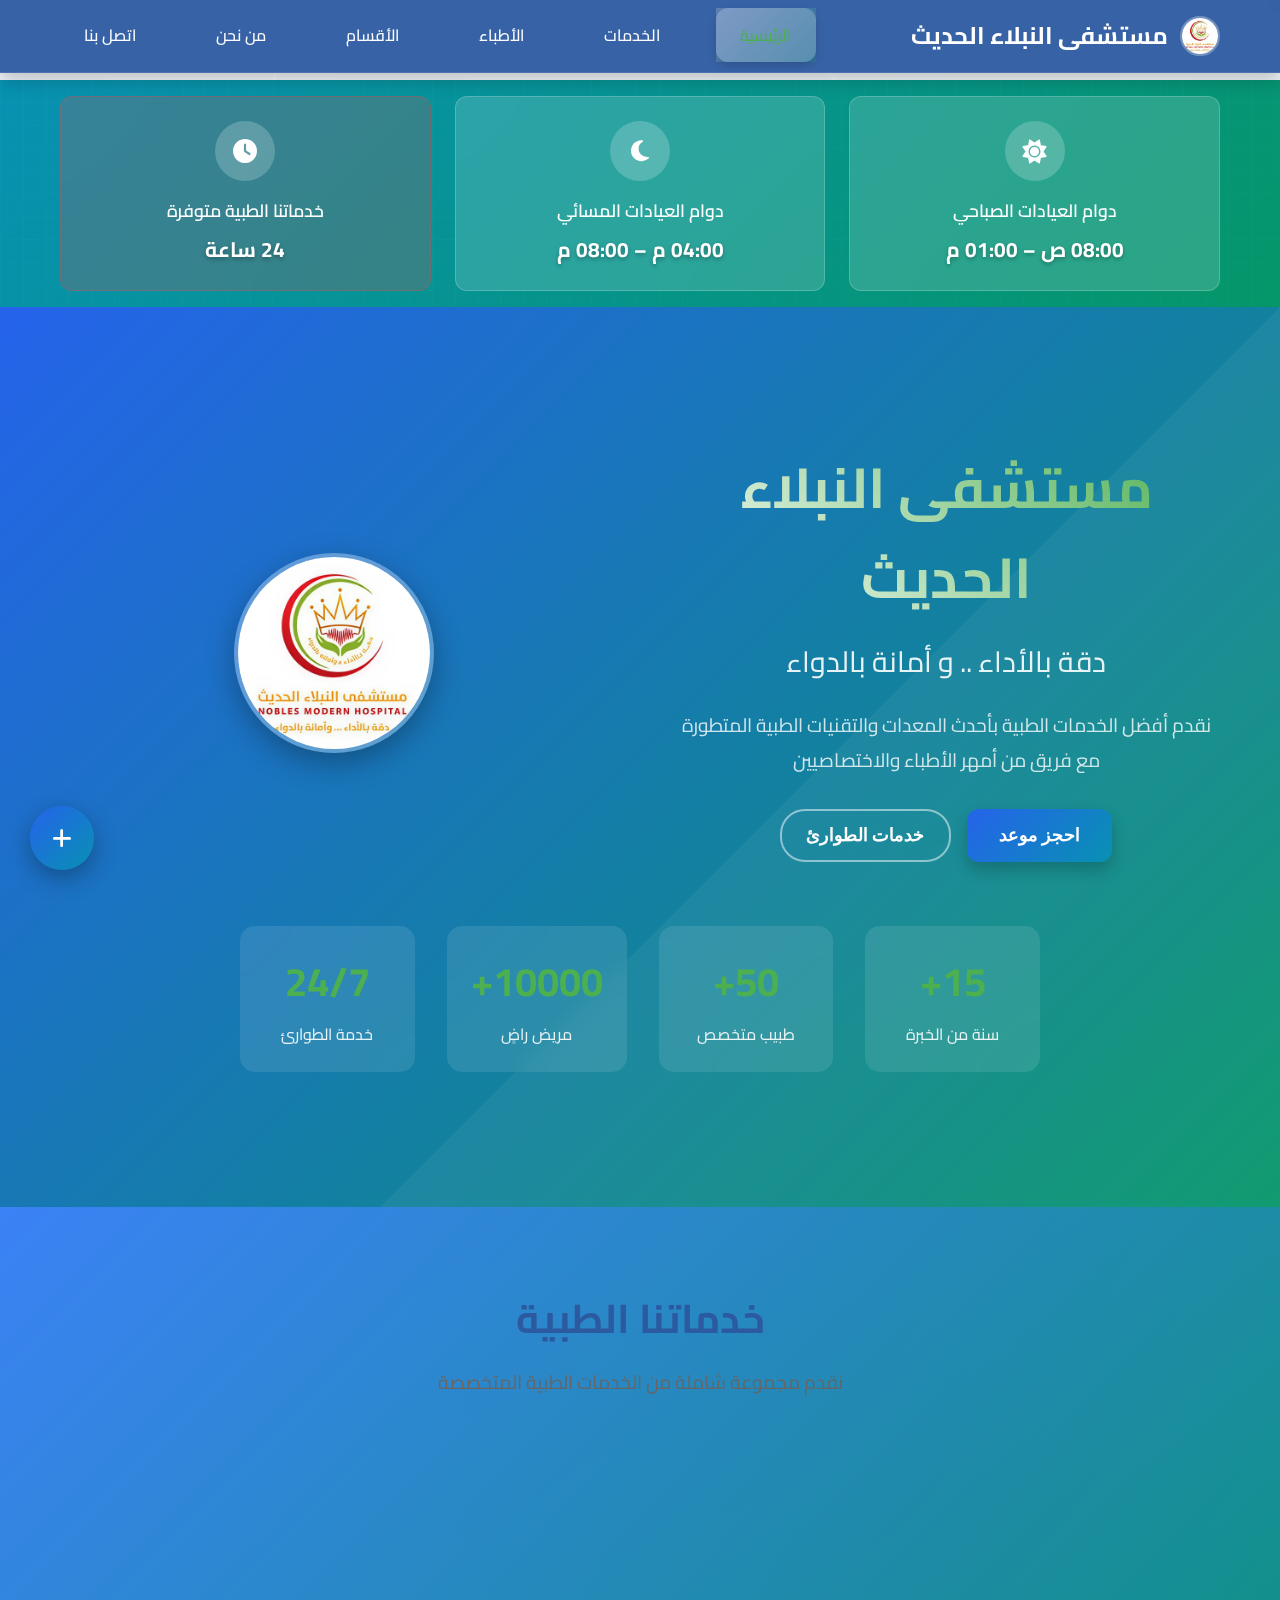
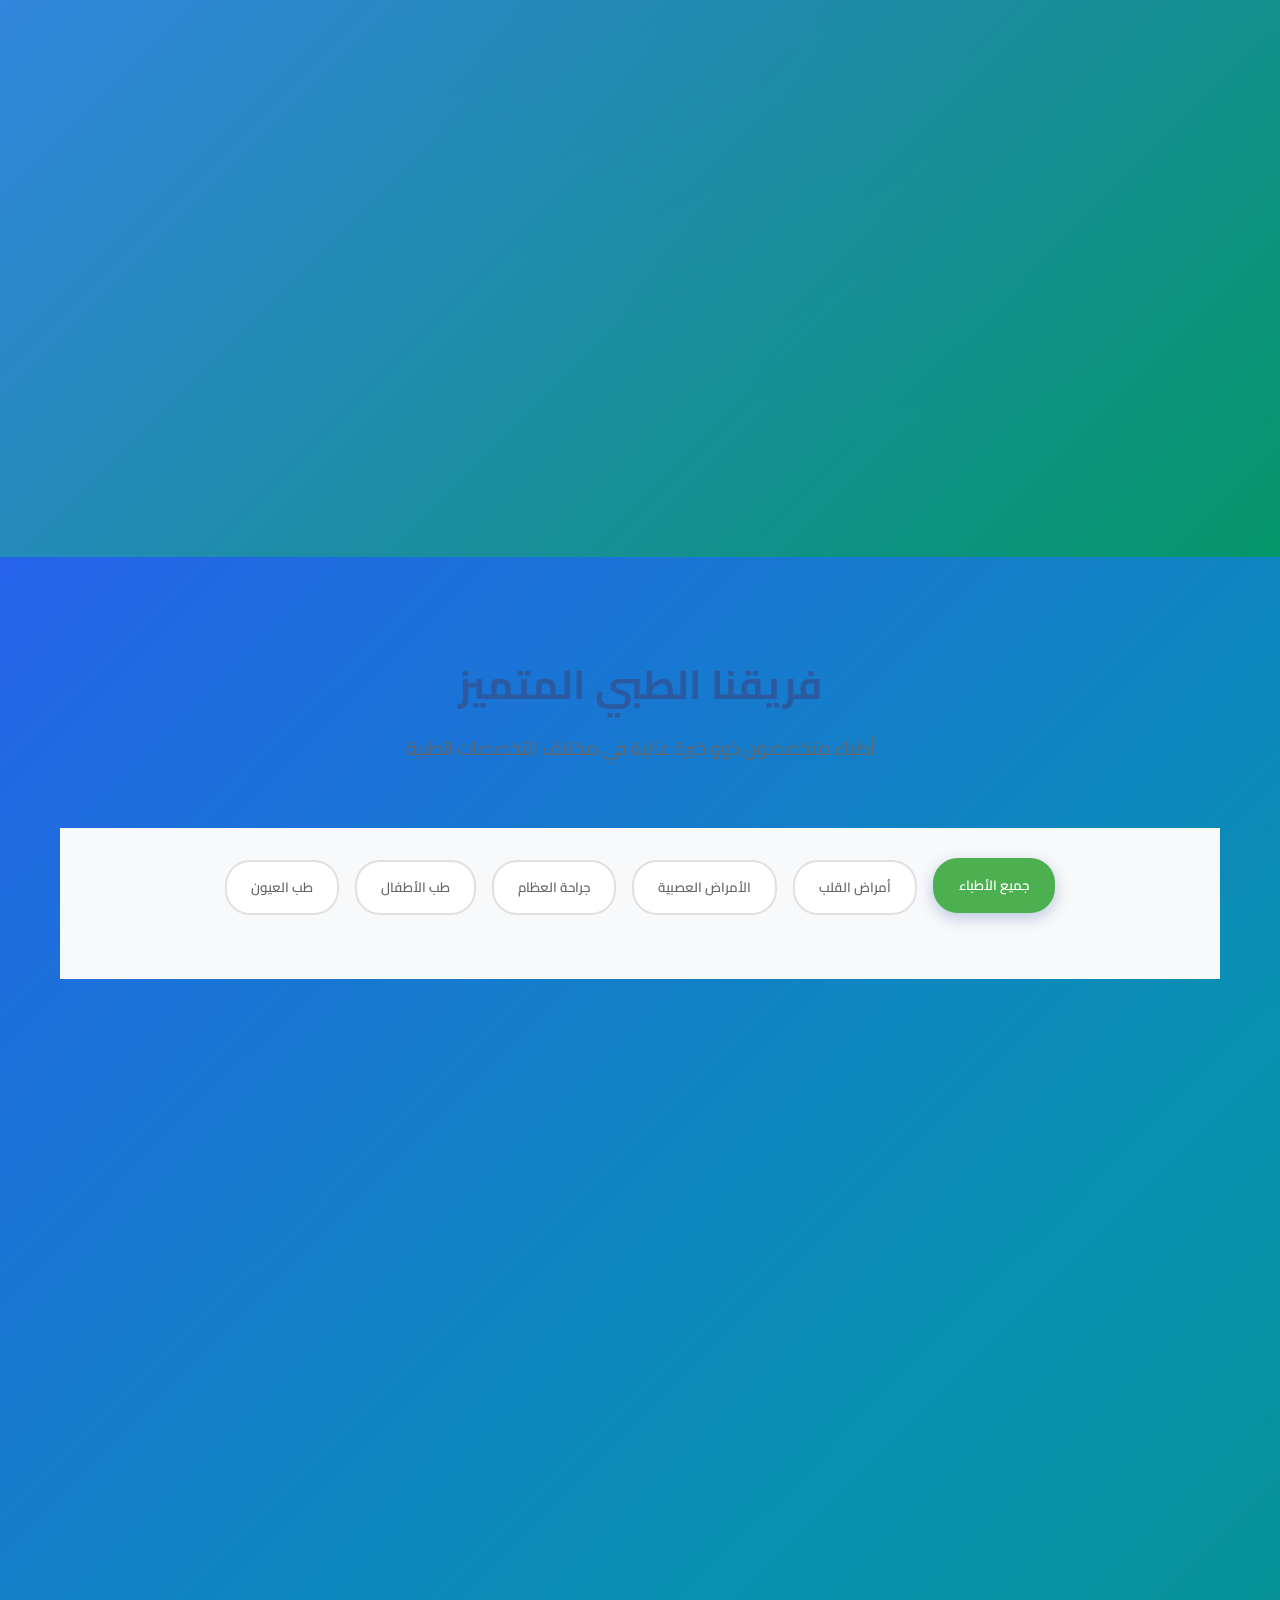
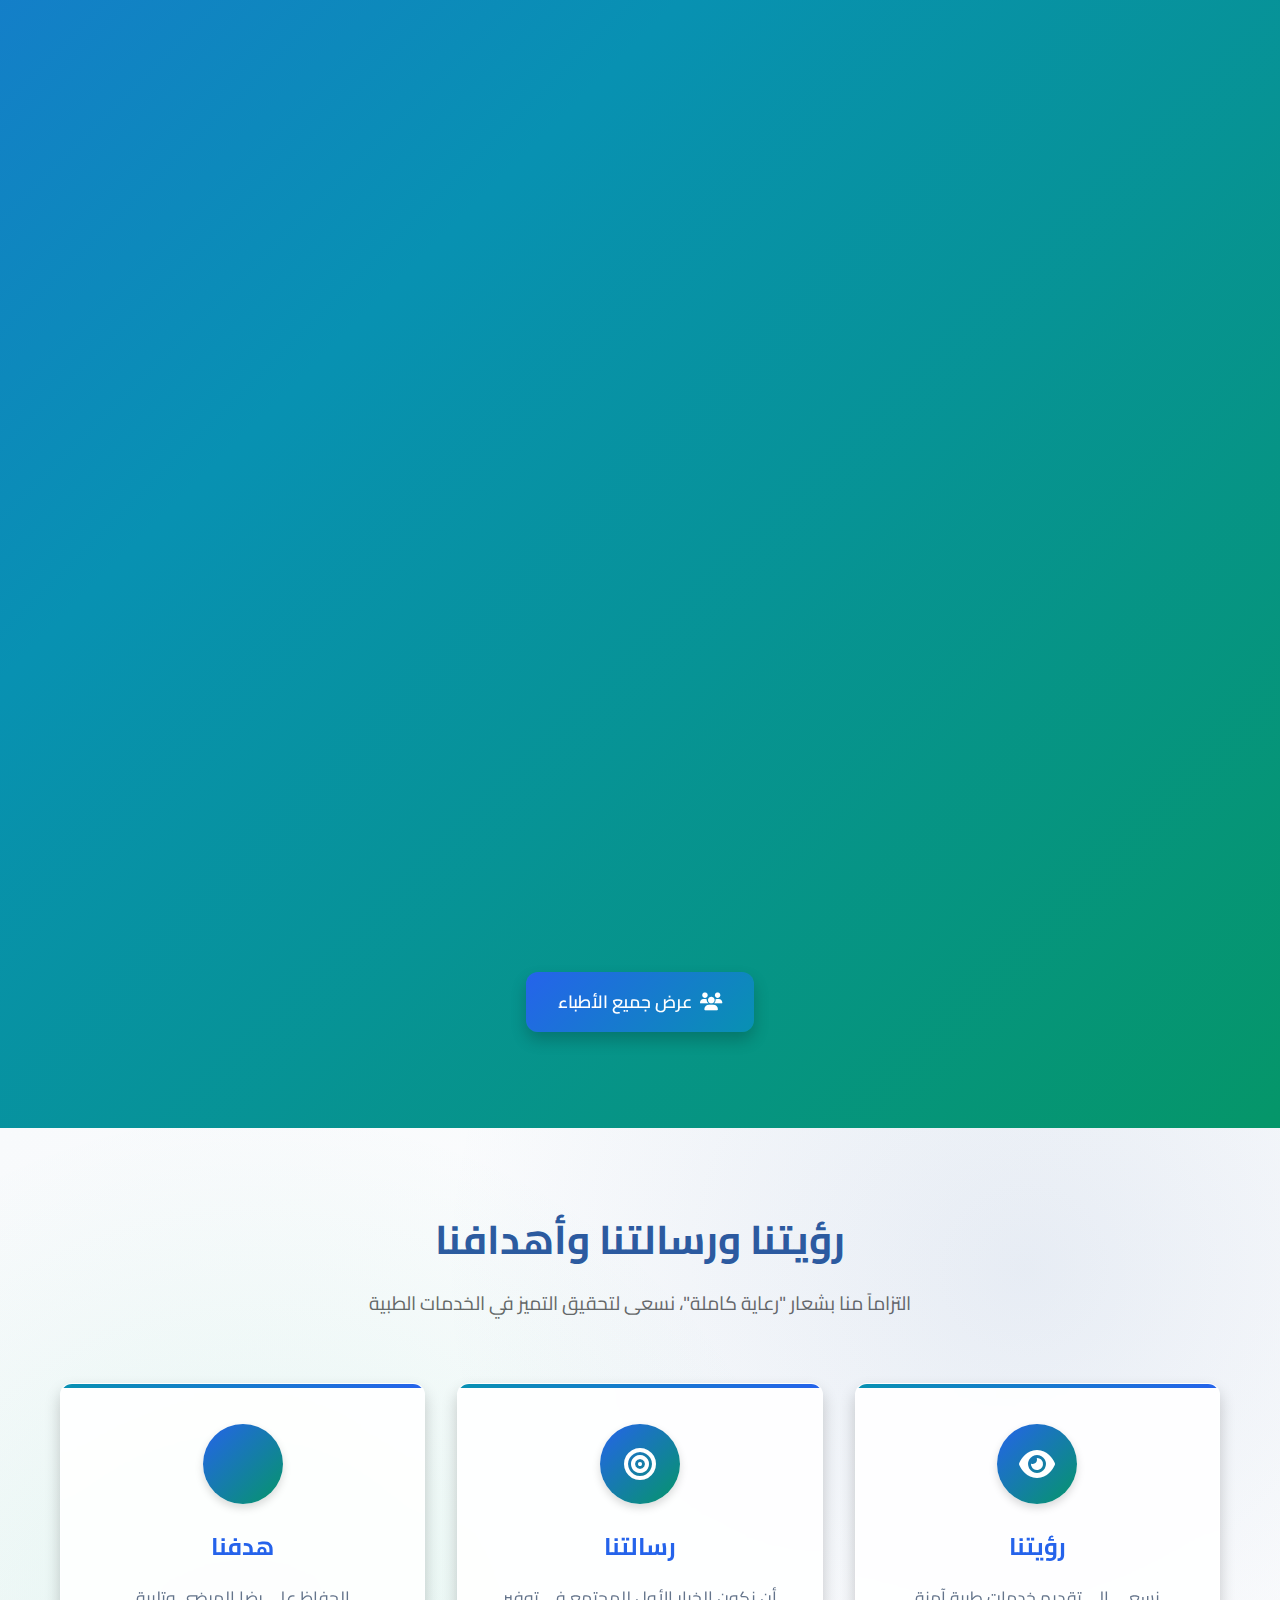
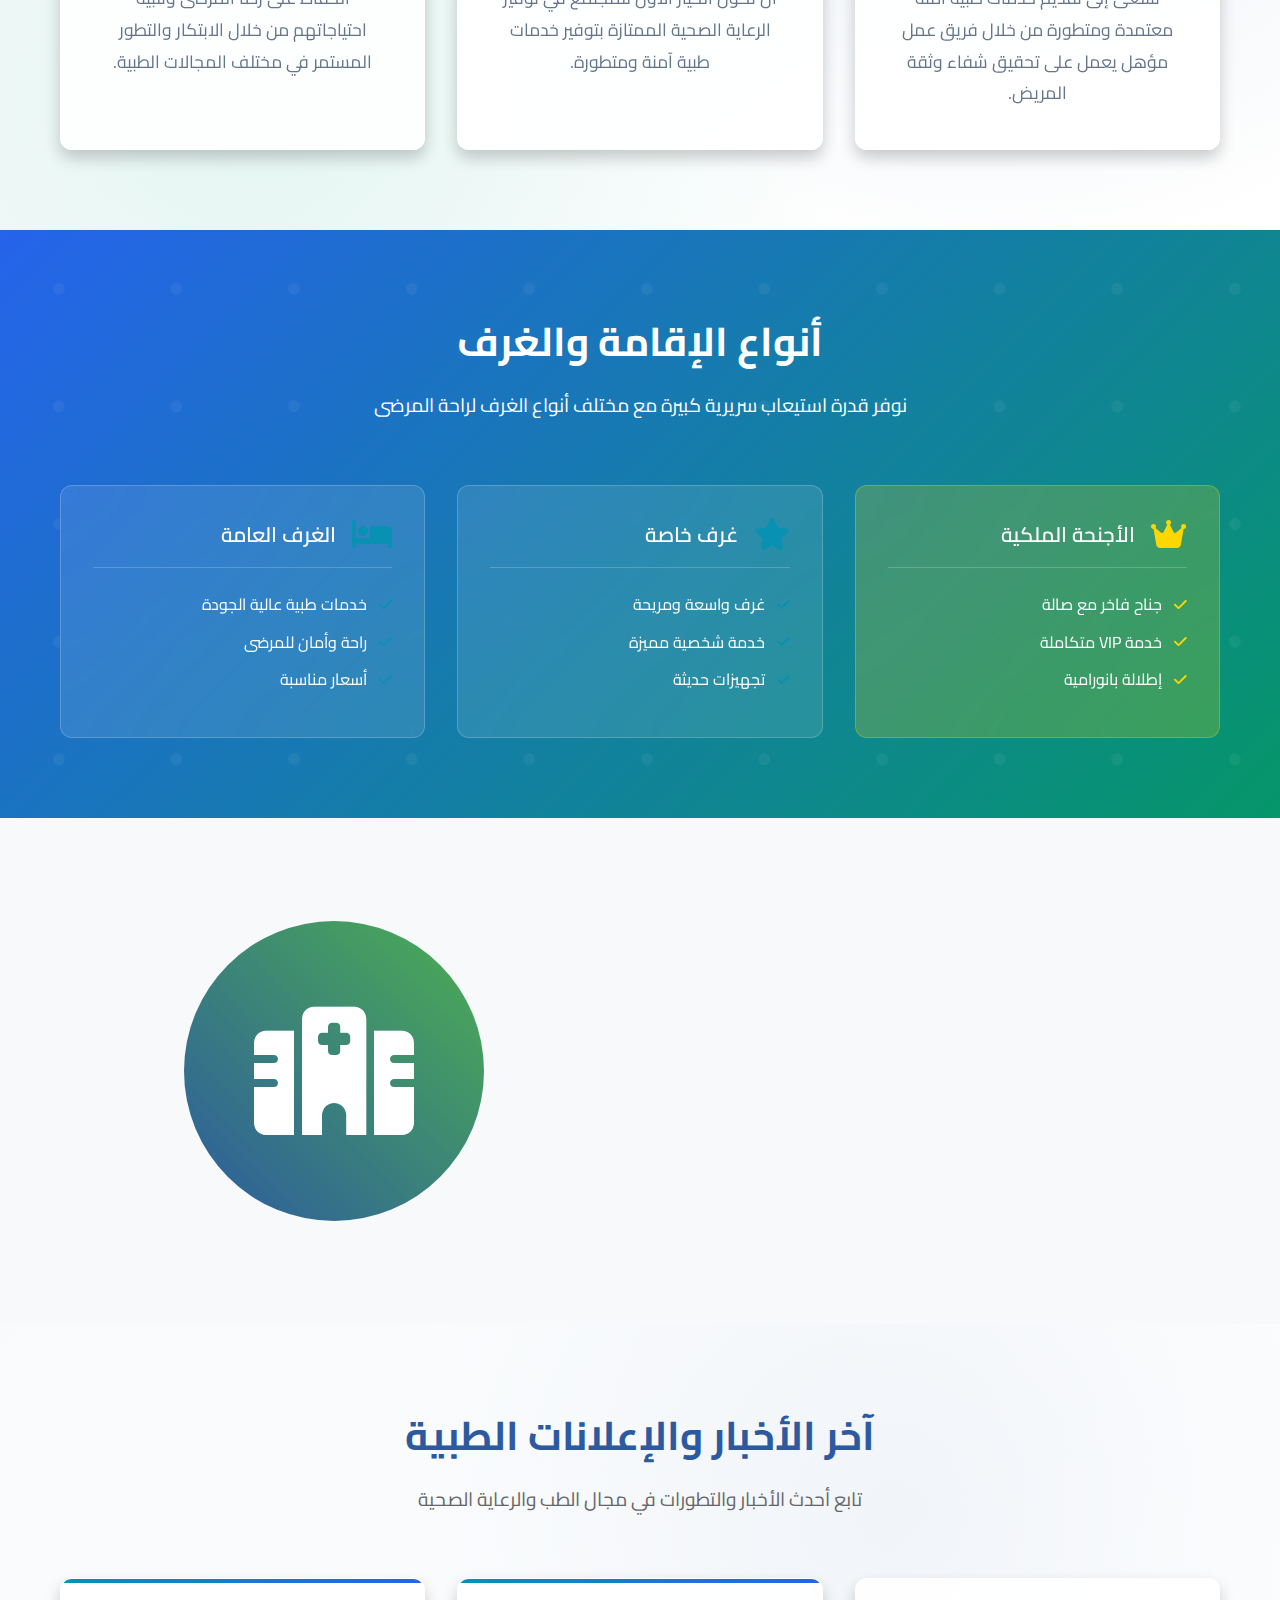
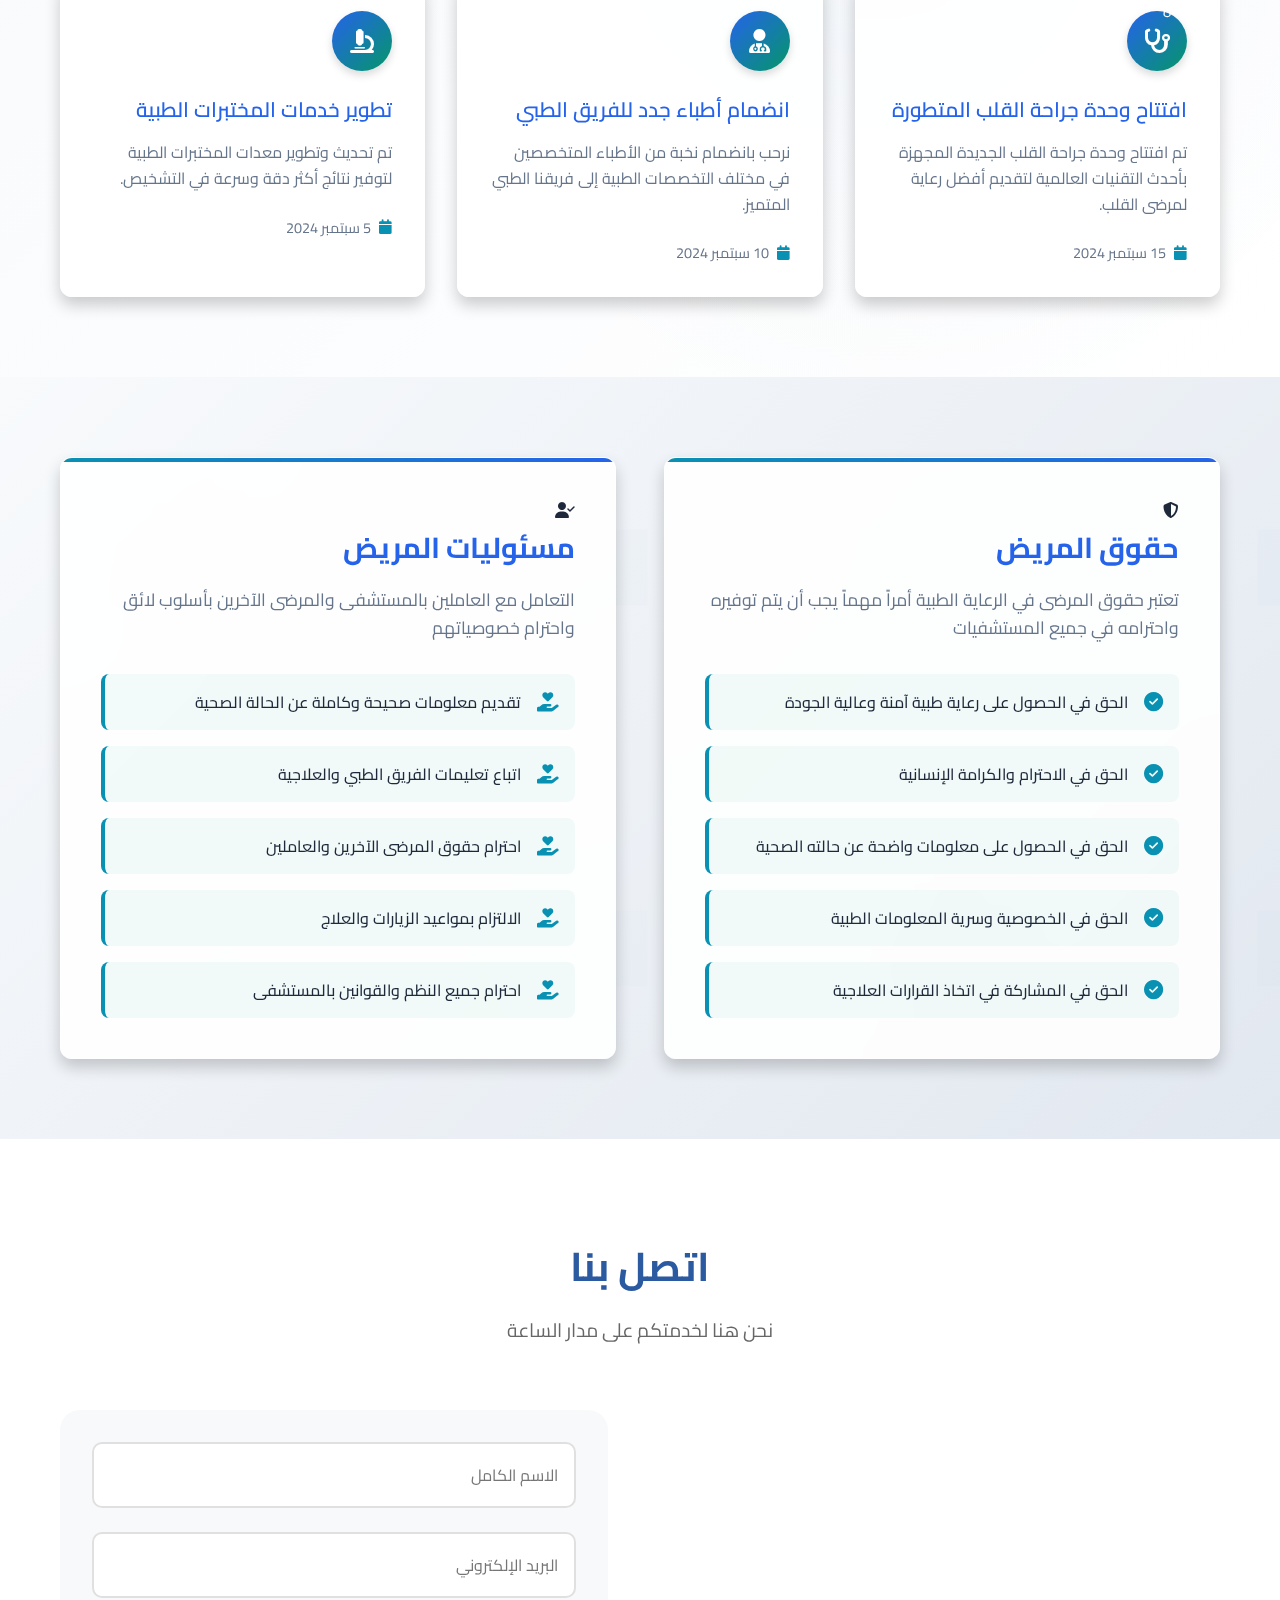
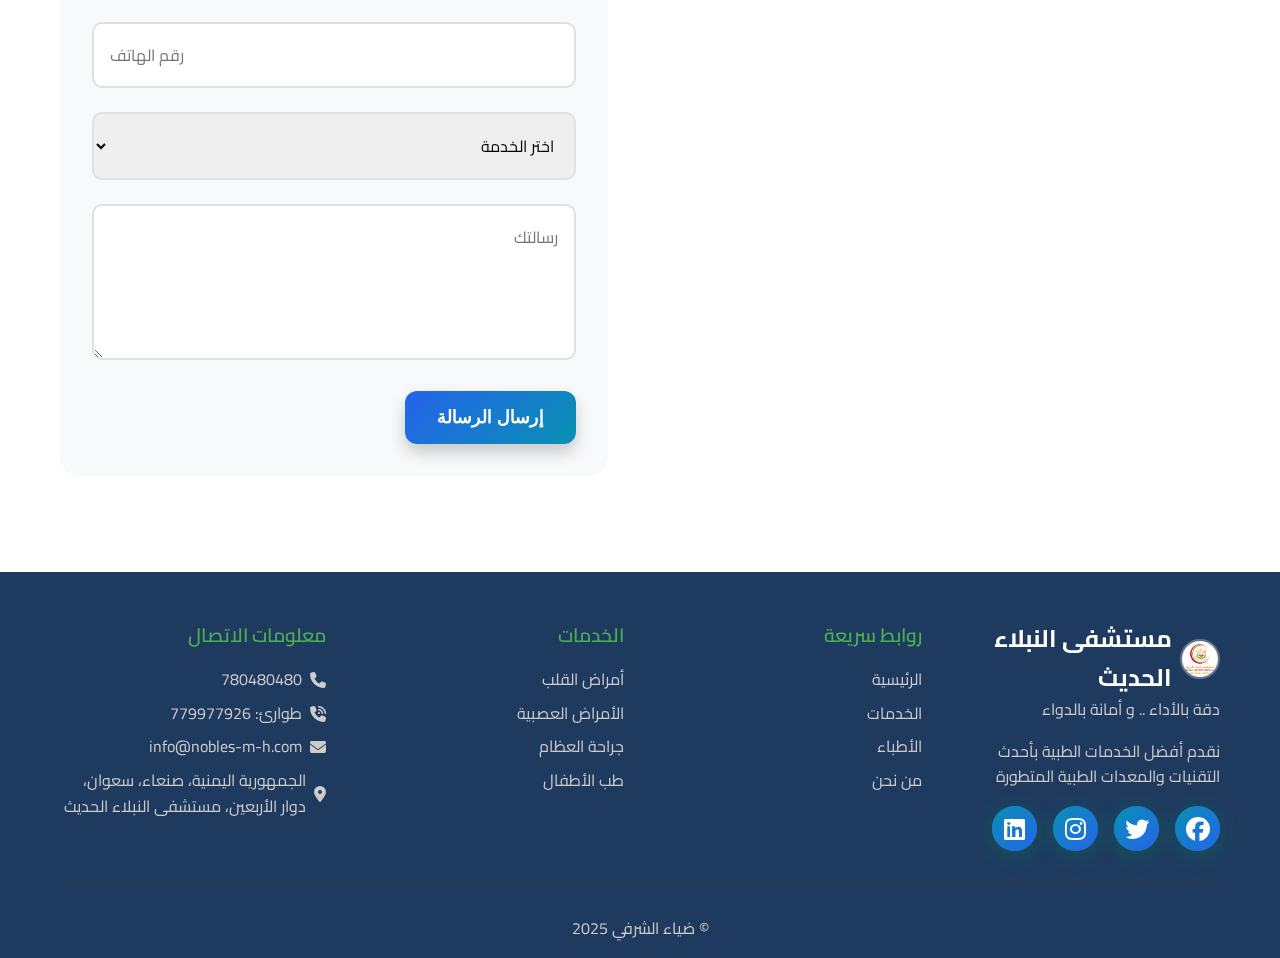
<file: index.html>
<!DOCTYPE html>
<html lang="ar" dir="rtl">
<head>
    <meta charset="UTF-8">
    <meta name="viewport" content="width=device-width, initial-scale=1.0">
    <title>مستشفى النبلاء الحديث - Al-Nobala Modern Hospital</title>
    <link rel="stylesheet" href="styles.css">
    <link href="https://fonts.googleapis.com/css2?family=Cairo:wght@300;400;600;700&display=swap" rel="stylesheet">
    <link rel="stylesheet" href="https://cdnjs.cloudflare.com/ajax/libs/font-awesome/6.4.0/css/all.min.css">
</head>
<body>
    <!-- Header -->
    <header class="header">
        <nav class="navbar">
            <div class="nav-container">
                <div class="logo">
                    <img src="nobala1.jpg" alt="مستشفى النبلاء الحديث" class="logo-image">
                    <span>مستشفى النبلاء الحديث</span>
                </div>
                <ul class="nav-menu">
                    <li><a href="index.html" class="active">الرئيسية</a></li>
                    <li><a href="services.html">الخدمات</a></li>
                    <li><a href="doctors.html">الأطباء</a></li>
                    <li><a href="departments.html">الأقسام</a></li>
                    <li><a href="about.html">من نحن</a></li>
                    <li><a href="contact.html">اتصل بنا</a></li>
                </ul>
                <div class="hamburger">
                    <span></span>
                    <span></span>
                    <span></span>
                </div>
            </div>
        </nav>
    </header>

    <!-- Clinic Hours Banner -->
    <section class="clinic-hours-banner">
        <div class="container">
            <div class="hours-grid">
                <div class="hours-card">
                    <div class="hours-icon">
                        <i class="fas fa-sun"></i>
                    </div>
                    <h3>دوام العيادات الصباحي</h3>
                    <p class="time">08:00 ص – 01:00 م</p>
                </div>
                <div class="hours-card">
                    <div class="hours-icon">
                        <i class="fas fa-moon"></i>
                    </div>
                    <h3>دوام العيادات المسائي</h3>
                    <p class="time">04:00 م – 08:00 م</p>
                </div>
                <div class="hours-card emergency">
                    <div class="hours-icon">
                        <i class="fas fa-clock"></i>
                    </div>
                    <h3>خدماتنا الطبية متوفرة</h3>
                    <p class="time">24 ساعة</p>
                </div>
            </div>
        </div>
    </section>

    <!-- Hero Section -->
    <section id="home" class="hero">
        <div class="hero-content">
            <div class="hero-text">
                <h1>مستشفى النبلاء الحديث</h1>
                <h2>دقة بالأداء .. و أمانة بالدواء</h2>
                <p>نقدم أفضل الخدمات الطبية بأحدث المعدات والتقنيات الطبية المتطورة مع فريق من أمهر الأطباء والاختصاصيين</p>
                <div class="hero-buttons">
                    <button class="btn btn-primary">احجز موعد</button>
                    <button class="btn btn-secondary">خدمات الطوارئ</button>
                </div>
            </div>
            <div class="hero-image">
                <div class="medical-animation">
                    <img src="nobala1.jpg" alt="مستشفى النبلاء الحديث" class="hero-logo">
                </div>
            </div>
        </div>
        <div class="hero-stats">
            <div class="stat">
                <h3>15+</h3>
                <p>سنة من الخبرة</p>
            </div>
            <div class="stat">
                <h3>50+</h3>
                <p>طبيب متخصص</p>
            </div>
            <div class="stat">
                <h3>10000+</h3>
                <p>مريض راضٍ</p>
            </div>
            <div class="stat">
                <h3>24/7</h3>
                <p>خدمة الطوارئ</p>
            </div>
        </div>
    </section>

    <!-- Services Section -->
    <section id="services" class="services">
        <div class="container">
            <div class="section-header">
                <h2>خدماتنا الطبية</h2>
                <p>نقدم مجموعة شاملة من الخدمات الطبية المتخصصة</p>
            </div>
            <div class="services-grid">
                <div class="service-card">
                    <div class="service-icon">
                        <i class="fas fa-heart"></i>
                    </div>
                    <h3>أمراض القلب</h3>
                    <p>تشخيص وعلاج أمراض القلب والأوعية الدموية بأحدث التقنيات</p>
                </div>
                <div class="service-card">
                    <div class="service-icon">
                        <i class="fas fa-brain"></i>
                    </div>
                    <h3>الأمراض العصبية</h3>
                    <p>علاج الأمراض العصبية والدماغية مع فريق متخصص</p>
                </div>
                <div class="service-card">
                    <div class="service-icon">
                        <i class="fas fa-bone"></i>
                    </div>
                    <h3>جراحة العظام</h3>
                    <p>جراحات العظام والمفاصل بتقنيات طفيفة التوغل</p>
                </div>
                <div class="service-card">
                    <div class="service-icon">
                        <i class="fas fa-baby"></i>
                    </div>
                    <h3>طب الأطفال</h3>
                    <p>رعاية طبية شاملة للأطفال من الولادة حتى المراهقة</p>
                </div>
                <div class="service-card">
                    <div class="service-icon">
                        <i class="fas fa-eye"></i>
                    </div>
                    <h3>طب العيون</h3>
                    <p>تشخيص وعلاج أمراض العيون وجراحات الليزر</p>
                </div>
                <div class="service-card">
                    <div class="service-icon">
                        <i class="fas fa-ambulance"></i>
                    </div>
                    <h3>الطوارئ</h3>
                    <p>خدمة طوارئ متاحة 24/7 مع فريق طبي مدرب</p>
                </div>
            </div>
        </div>
    </section>

    <!-- Doctors Section -->
    <section class="doctors">
        <div class="container">
            <div class="section-header">
                <h2>فريقنا الطبي المتميز</h2>
                <p>أطباء متخصصون ذوو خبرة عالية في مختلف التخصصات الطبية</p>
            </div>
            
            <!-- Doctors Filter -->
            <div class="doctors-filter">
                <div class="filter-buttons">
                    <button class="filter-btn active" data-filter="all">جميع الأطباء</button>
                    <button class="filter-btn" data-filter="cardiology">أمراض القلب</button>
                    <button class="filter-btn" data-filter="neurology">الأمراض العصبية</button>
                    <button class="filter-btn" data-filter="orthopedics">جراحة العظام</button>
                    <button class="filter-btn" data-filter="pediatrics">طب الأطفال</button>
                    <button class="filter-btn" data-filter="ophthalmology">طب العيون</button>
                </div>
            </div>

            <div class="doctors-grid">
                <!-- Cardiology Doctor -->
                <div class="doctor-card" data-specialty="cardiology">
                    <div class="doctor-image">
                        <img src="nobala1.jpg" alt="د. عمر عبدالرحمن الحاضري" class="doctor-photo">
                        <div class="doctor-badge">
                            <i class="fas fa-heart"></i>
                        </div>
                    </div>
                    <div class="doctor-info">
                        <h3>د. عمر عبدالرحمن الحاضري</h3>
                        <p class="specialty">استشاري أمراض القلب والأوعية الدموية</p>
                        <p class="education">دكتوراه من جامعة هارفارد</p>
                        <p class="experience">15 سنة خبرة</p>
                        <div class="doctor-rating">
                            <div class="stars">
                                <i class="fas fa-star"></i>
                                <i class="fas fa-star"></i>
                                <i class="fas fa-star"></i>
                                <i class="fas fa-star"></i>
                                <i class="fas fa-star"></i>
                            </div>
                            <span>4.9/5</span>
                        </div>
                        <div class="doctor-specialties">
                            <span class="tag">قسطرة القلب</span>
                            <span class="tag">جراحة القلب</span>
                            <span class="tag">تخطيط القلب</span>
                        </div>
                        <div class="doctor-schedule">
                            <p><i class="fas fa-clock"></i> السبت - الخميس: 9:00 ص - 5:00 م</p>
                        </div>
                        <div class="doctor-contact">
                            <button class="btn btn-primary">احجز موعد</button>
                            <button class="btn btn-outline">عرض الملف</button>
                        </div>
                    </div>
                </div>

                <!-- Neurology Doctor -->
                <div class="doctor-card" data-specialty="neurology">
                    <div class="doctor-image">
                        <img src="nobala1.jpg" alt="د. فاطمة علي السالم" class="doctor-photo">
                        <div class="doctor-badge">
                            <i class="fas fa-brain"></i>
                        </div>
                    </div>
                    <div class="doctor-info">
                        <h3>د. فاطمة علي السالم</h3>
                        <p class="specialty">استشارية الأمراض العصبية والدماغية</p>
                        <p class="education">دكتوراه من جامعة جونز هوبكنز</p>
                        <p class="experience">14 سنة خبرة</p>
                        <div class="doctor-rating">
                            <div class="stars">
                                <i class="fas fa-star"></i>
                                <i class="fas fa-star"></i>
                                <i class="fas fa-star"></i>
                                <i class="fas fa-star"></i>
                                <i class="fas fa-star"></i>
                            </div>
                            <span>4.9/5</span>
                        </div>
                        <div class="doctor-specialties">
                            <span class="tag">الصرع</span>
                            <span class="tag">الجلطات الدماغية</span>
                            <span class="tag">الصداع النصفي</span>
                        </div>
                        <div class="doctor-schedule">
                            <p><i class="fas fa-clock"></i> السبت - الأربعاء: 8:00 ص - 4:00 م</p>
                        </div>
                        <div class="doctor-contact">
                            <button class="btn btn-primary">احجز موعد</button>
                            <button class="btn btn-outline">عرض الملف</button>
                        </div>
                    </div>
                </div>

                <!-- Orthopedics Doctor -->
                <div class="doctor-card" data-specialty="orthopedics">
                    <div class="doctor-image">
                        <img src="nobala1.jpg" alt="د. عبدالله نصار" class="doctor-photo">
                        <div class="doctor-badge">
                            <i class="fas fa-bone"></i>
                        </div>
                    </div>
                    <div class="doctor-info">
                        <h3>د.  عبدالله نصار</h3>
                        <p class="specialty">استشاري جراحة العظام والمفاصل</p>
                        <p class="education">دكتوراه من جامعة مايو كلينك</p>
                        <p class="experience">16 سنة خبرة</p>
                        <div class="doctor-rating">
                            <div class="stars">
                                <i class="fas fa-star"></i>
                                <i class="fas fa-star"></i>
                                <i class="fas fa-star"></i>
                                <i class="fas fa-star"></i>
                                <i class="fas fa-star"></i>
                            </div>
                            <span>4.8/5</span>
                        </div>
                        <div class="doctor-specialties">
                            <span class="tag">استبدال المفاصل</span>
                            <span class="tag">جراحة الركبة</span>
                            <span class="tag">المنظار الجراحي</span>
                        </div>
                        <div class="doctor-schedule">
                            <p><i class="fas fa-clock"></i> السبت - الخميس: 8:00 ص - 4:00 م</p>
                        </div>
                        <div class="doctor-contact">
                            <button class="btn btn-primary">احجز موعد</button>
                            <button class="btn btn-outline">عرض الملف</button>
                        </div>
                    </div>
                </div>

                <!-- Pediatrics Doctor -->
                <div class="doctor-card" data-specialty="pediatrics">
                    <div class="doctor-image">
                        <img src="nobala1.jpg" alt="د. سارة أحمد الزهراني" class="doctor-photo">
                        <div class="doctor-badge">
                            <i class="fas fa-baby"></i>
                        </div>
                    </div>
                    <div class="doctor-info">
                        <h3>د. شذى مصطفى الغميري</h3>
                        <p class="specialty">استشارية طب الأطفال وحديثي الولادة</p>
                        <p class="education">دكتوراه من جامعة كامبريدج</p>
                        <p class="experience">13 سنة خبرة</p>
                        <div class="doctor-rating">
                            <div class="stars">
                                <i class="fas fa-star"></i>
                                <i class="fas fa-star"></i>
                                <i class="fas fa-star"></i>
                                <i class="fas fa-star"></i>
                                <i class="fas fa-star"></i>
                            </div>
                            <span>4.9/5</span>
                        </div>
                        <div class="doctor-specialties">
                            <span class="tag">حديثي الولادة</span>
                            <span class="tag">التطعيمات</span>
                            <span class="tag">نمو الأطفال</span>
                        </div>
                        <div class="doctor-schedule">
                            <p><i class="fas fa-clock"></i> السبت - الخميس: 9:00 ص - 6:00 م</p>
                        </div>
                        <div class="doctor-contact">
                            <button class="btn btn-primary">احجز موعد</button>
                            <button class="btn btn-outline">عرض الملف</button>
                        </div>
                    </div>
                </div>

                <!-- Ophthalmology Doctor -->
                <div class="doctor-card" data-specialty="ophthalmology">
                    <div class="doctor-image">
                        <img src="nobala1.jpg" alt="د. محمد سعيد الأحمدي" class="doctor-photo">
                        <div class="doctor-badge">
                            <i class="fas fa-eye"></i>
                        </div>
                    </div>
                    <div class="doctor-info">
                        <h3>د. خالد الحرازي</h3>
                        <p class="specialty">استشاري طب وجراحة العيون</p>
                        <p class="education">دكتوراه من جامعة كاليفورنيا</p>
                        <p class="experience">17 سنة خبرة</p>
                        <div class="doctor-rating">
                            <div class="stars">
                                <i class="fas fa-star"></i>
                                <i class="fas fa-star"></i>
                                <i class="fas fa-star"></i>
                                <i class="fas fa-star"></i>
                                <i class="fas fa-star"></i>
                            </div>
                            <span>4.8/5</span>
                        </div>
                        <div class="doctor-specialties">
                            <span class="tag">جراحة الليزك</span>
                            <span class="tag">المياه البيضاء</span>
                            <span class="tag">جراحة الشبكية</span>
                        </div>
                        <div class="doctor-schedule">
                            <p><i class="fas fa-clock"></i> الأحد - الخميس: 10:00 ص - 7:00 م</p>
                        </div>
                        <div class="doctor-contact">
                            <button class="btn btn-primary">احجز موعد</button>
                            <button class="btn btn-outline">عرض الملف</button>
                        </div>
                    </div>
                </div>

                <!-- Emergency Doctor -->
                <div class="doctor-card" data-specialty="emergency">
                    <div class="doctor-image">
                        <div class="doctor-placeholder">
                            <i class="fas fa-user-md"></i>
                        </div>
                        <div class="doctor-badge">
                            <i class="fas fa-ambulance"></i>
                        </div>
                    </div>
                    <div class="doctor-info">
                        <h3>د. ياسر محمد الإسعاف</h3>
                        <p class="specialty">استشاري طب الطوارئ والعناية المركزة</p>
                        <p class="education">دكتوراه من جامعة تورنتو</p>
                        <p class="experience">20 سنة خبرة</p>
                        <div class="doctor-rating">
                            <div class="stars">
                                <i class="fas fa-star"></i>
                                <i class="fas fa-star"></i>
                                <i class="fas fa-star"></i>
                                <i class="fas fa-star"></i>
                                <i class="fas fa-star"></i>
                            </div>
                            <span>4.9/5</span>
                        </div>
                        <div class="doctor-specialties">
                            <span class="tag">طب الطوارئ</span>
                            <span class="tag">العناية المركزة</span>
                            <span class="tag">الإنعاش القلبي</span>
                        </div>
                        <div class="doctor-schedule">
                            <p><i class="fas fa-clock"></i> متاح 24/7 للطوارئ</p>
                        </div>
                        <div class="doctor-contact">
                            <button class="btn btn-emergency">اتصال طوارئ</button>
                            <button class="btn btn-outline">عرض الملف</button>
                        </div>
                    </div>
                </div>
            </div>

            <!-- View All Doctors Button -->
            <div class="section-footer">
                <a href="doctors.html" class="btn btn-primary btn-large">
                    <i class="fas fa-users"></i>
                    عرض جميع الأطباء
                </a>
            </div>
        </div>
    </section>

    <!-- Vision Mission Goals Section -->
    <section class="vision-mission-section">
        <div class="container">
            <div class="section-header">
                <h2>رؤيتنا ورسالتنا وأهدافنا</h2>
                <p>التزاماً منا بشعار "رعاية كاملة"، نسعى لتحقيق التميز في الخدمات الطبية</p>
            </div>
            <div class="vision-mission-grid">
                <div class="vision-card">
                    <div class="card-icon">
                        <i class="fas fa-eye"></i>
                    </div>
                    <h3>رؤيتنا</h3>
                    <p>نسعى إلى تقديم خدمات طبية آمنة معتمدة ومتطورة من خلال فريق عمل مؤهل يعمل على تحقيق شفاء وثقة المريض.</p>
                </div>
                <div class="vision-card">
                    <div class="card-icon">
                        <i class="fas fa-bullseye"></i>
                    </div>
                    <h3>رسالتنا</h3>
                    <p>أن نكون الخيار الأول للمجتمع في توفير الرعاية الصحية الممتازة بتوفير خدمات طبية آمنة ومتطورة.</p>
                </div>
                <div class="vision-card">
                    <div class="card-icon">
                        <i class="fas fa-target"></i>
                    </div>
                    <h3>هدفنا</h3>
                    <p>الحفاظ على رضا المرضى وتلبية احتياجاتهم من خلال الابتكار والتطور المستمر في مختلف المجالات الطبية.</p>
                </div>
            </div>
        </div>
    </section>

    <!-- VIP Accommodation Section -->
    <section class="vip-accommodation">
        <div class="container">
            <div class="section-header">
                <h2>أنواع الإقامة والغرف</h2>
                <p>نوفر قدرة استيعاب سريرية كبيرة مع مختلف أنواع الغرف لراحة المرضى</p>
            </div>
            <div class="accommodation-grid">
                <div class="accommodation-card premium">
                    <div class="card-header">
                        <i class="fas fa-crown"></i>
                        <h3>الأجنحة الملكية </h3>
                    </div>
                    <div class="card-features">
                        <ul>
                            <li><i class="fas fa-check"></i> جناح فاخر مع صالة </li>
                            <li><i class="fas fa-check"></i> خدمة VIP متكاملة</li>
                            <li><i class="fas fa-check"></i> إطلالة بانورامية</li>
                            <!-- <li><i class="fas fa-check"></i> خدمة الطعام الفاخر</li> -->
                        </ul>
                    </div>
                </div>
                <div class="accommodation-card">
                    <div class="card-header">
                        <i class="fas fa-star"></i>
                        <h3>غرف خاصة</h3>
                    </div>
                    <div class="card-features">
                        <ul>
                            <li><i class="fas fa-check"></i> غرف واسعة ومريحة</li>
                            <li><i class="fas fa-check"></i> خدمة شخصية مميزة</li>
                            <li><i class="fas fa-check"></i> تجهيزات حديثة</li>
                            <!-- <li><i class="fas fa-check"></i> منطقة استقبال الزوار</li> -->
                        </ul>
                    </div>
                </div>
                <div class="accommodation-card">
                    <div class="card-header">
                        <i class="fas fa-bed"></i>
                        <h3>الغرف العامة</h3>
                    </div>
                    <div class="card-features">
                        <ul>
                            <!-- <li><i class="fas fa-check"></i> درجة أولى وثانية وثالثة</li> -->
                            <li><i class="fas fa-check"></i> خدمات طبية عالية الجودة</li>
                            <li><i class="fas fa-check"></i> راحة وأمان للمرضى</li>
                            <li><i class="fas fa-check"></i> أسعار مناسبة</li>
                        </ul>
                    </div>
                </div>
            </div>
        </div>
    </section>

    <!-- About Section -->
    <section id="about" class="about">
        <div class="container">
            <div class="about-content">
                <div class="about-text">
                    <h2>من نحن</h2>
                    <p>مستشفى النبلاء الحديث هو مؤسسة طبية رائدة تأسست عام 2008، نقدم خدمات طبية متميزة بأحدث التقنيات والمعدات الطبية المتطورة. نحن ملتزمون بتقديم أفضل رعاية صحية لمرضانا مع الحفاظ على أعلى معايير الجودة والسلامة.</p>
                    <div class="about-features">
                        <div class="feature">
                            <i class="fas fa-check-circle"></i>
                            <span>أحدث التقنيات الطبية</span>
                        </div>
                        <div class="feature">
                            <i class="fas fa-check-circle"></i>
                            <span>فريق طبي متخصص</span>
                        </div>
                        <div class="feature">
                            <i class="fas fa-check-circle"></i>
                            <span>خدمة 24/7</span>
                        </div>
                        <div class="feature">
                            <i class="fas fa-check-circle"></i>
                            <span>معايير جودة عالمية</span>
                        </div>
                    </div>
                </div>
                <div class="about-image">
                    <div class="hospital-visual">
                        <i class="fas fa-hospital"></i>
                    </div>
                </div>
            </div>
        </div>
    </section>

    <!-- Medical News Section -->
    <section class="medical-news">
        <div class="container">
            <div class="section-header">
                <h2>آخر الأخبار والإعلانات الطبية</h2>
                <p>تابع أحدث الأخبار والتطورات في مجال الطب والرعاية الصحية</p>
            </div>
            <div class="news-grid">
                <div class="news-card featured">
                    <div class="news-badge">عاجل</div>
                    <div class="news-icon">
                        <i class="fas fa-stethoscope"></i>
                    </div>
                    <h3>افتتاح وحدة جراحة القلب المتطورة</h3>
                    <p>تم افتتاح وحدة جراحة القلب الجديدة المجهزة بأحدث التقنيات العالمية لتقديم أفضل رعاية لمرضى القلب.</p>
                    <div class="news-date">
                        <i class="fas fa-calendar"></i>
                        <span>15 سبتمبر 2024</span>
                    </div>
                </div>
                <div class="news-card">
                    <div class="news-icon">
                        <i class="fas fa-user-md"></i>
                    </div>
                    <h3>انضمام أطباء جدد للفريق الطبي</h3>
                    <p>نرحب بانضمام نخبة من الأطباء المتخصصين في مختلف التخصصات الطبية إلى فريقنا الطبي المتميز.</p>
                    <div class="news-date">
                        <i class="fas fa-calendar"></i>
                        <span>10 سبتمبر 2024</span>
                    </div>
                </div>
                <div class="news-card">
                    <div class="news-icon">
                        <i class="fas fa-microscope"></i>
                    </div>
                    <h3>تطوير خدمات المختبرات الطبية</h3>
                    <p>تم تحديث وتطوير معدات المختبرات الطبية لتوفير نتائج أكثر دقة وسرعة في التشخيص.</p>
                    <div class="news-date">
                        <i class="fas fa-calendar"></i>
                        <span>5 سبتمبر 2024</span>
                    </div>
                </div>
            </div>
        </div>
    </section>

    <!-- Patient Rights Section -->
    <section class="patient-rights">
        <div class="container">
            <div class="rights-content">
                <div class="rights-section">
                    <div class="section-icon">
                        <i class="fas fa-shield-alt"></i>
                    </div>
                    <h2>حقوق المريض</h2>
                    <p class="section-intro">تعتبر حقوق المرضى في الرعاية الطبية أمراً مهماً يجب أن يتم توفيره واحترامه في جميع المستشفيات</p>
                    <div class="rights-list">
                        <div class="right-item">
                            <i class="fas fa-check-circle"></i>
                            <span>الحق في الحصول على رعاية طبية آمنة وعالية الجودة</span>
                        </div>
                        <div class="right-item">
                            <i class="fas fa-check-circle"></i>
                            <span>الحق في الاحترام والكرامة الإنسانية</span>
                        </div>
                        <div class="right-item">
                            <i class="fas fa-check-circle"></i>
                            <span>الحق في الحصول على معلومات واضحة عن حالته الصحية</span>
                        </div>
                        <div class="right-item">
                            <i class="fas fa-check-circle"></i>
                            <span>الحق في الخصوصية وسرية المعلومات الطبية</span>
                        </div>
                        <div class="right-item">
                            <i class="fas fa-check-circle"></i>
                            <span>الحق في المشاركة في اتخاذ القرارات العلاجية</span>
                        </div>
                    </div>
                </div>
                <div class="rights-section">
                    <div class="section-icon">
                        <i class="fas fa-user-check"></i>
                    </div>
                    <h2>مسئوليات المريض</h2>
                    <p class="section-intro">التعامل مع العاملين بالمستشفى والمرضى الآخرين بأسلوب لائق واحترام خصوصياتهم</p>
                    <div class="rights-list">
                        <div class="right-item">
                            <i class="fas fa-hand-holding-heart"></i>
                            <span>تقديم معلومات صحيحة وكاملة عن الحالة الصحية</span>
                        </div>
                        <div class="right-item">
                            <i class="fas fa-hand-holding-heart"></i>
                            <span>اتباع تعليمات الفريق الطبي والعلاجية</span>
                        </div>
                        <div class="right-item">
                            <i class="fas fa-hand-holding-heart"></i>
                            <span>احترام حقوق المرضى الآخرين والعاملين</span>
                        </div>
                        <div class="right-item">
                            <i class="fas fa-hand-holding-heart"></i>
                            <span>الالتزام بمواعيد الزيارات والعلاج</span>
                        </div>
                        <div class="right-item">
                            <i class="fas fa-hand-holding-heart"></i>
                            <span>احترام جميع النظم والقوانين بالمستشفى</span>
                        </div>
                    </div>
                </div>
            </div>
        </div>
    </section>

    <!-- Contact Section -->
    <section id="contact" class="contact">
        <div class="container">
            <div class="section-header">
                <h2>اتصل بنا</h2>
                <p>نحن هنا لخدمتكم على مدار الساعة</p>
            </div>
            <div class="contact-content">
                <div class="contact-info">
                    <div class="contact-item">
                        <i class="fas fa-map-marker-alt"></i>
                        <div>
                            <h3>العنوان</h3>
                            <p>شارع الاربعين الدوار، صنعاء  الجمهورية اليمنية </p>
                        </div>
                    </div>
                    <div class="contact-item">
                        <i class="fas fa-phone"></i>
                        <div>
                            <h3>الهاتف</h3>
                            <p>780780780</p>
                        </div>
                    </div>
                    <div class="contact-item">
                        <i class="fas fa-envelope"></i>
                        <div>
                            <h3>البريد الإلكتروني</h3>
                            <p>info@alnobala-hospital.com</p>
                        </div>
                    </div>
                    <div class="contact-item">
                        <i class="fas fa-clock"></i>
                        <div>
                            <h3>ساعات العمل</h3>
                            <p>24/7 - خدمة متواصلة</p>
                        </div>
                    </div>
                </div>
                <div class="contact-form">
                    <form>
                        <div class="form-group">
                            <input type="text" placeholder="الاسم الكامل" required>
                        </div>
                        <div class="form-group">
                            <input type="email" placeholder="البريد الإلكتروني" required>
                        </div>
                        <div class="form-group">
                            <input type="tel" placeholder="رقم الهاتف" required>
                        </div>
                        <div class="form-group">
                            <select required>
                                <option value="">اختر الخدمة</option>
                                <option value="cardiology">أمراض القلب</option>
                                <option value="neurology">النسائية </option>
                                <option value="neurology">الأمراض العصبية</option>
                                <option value="neurology">امراض المسالك البولية</option>
                                <option value="neurology">الانف والاذن والحنجرة العصبية</option>
                                <option value="orthopedics">جراحة العظام</option>
                                <option value="neurology">الجراحة العامة </option>
                                <option value="pediatrics">طب الأطفال</option>
                                <option value="ophthalmology">طب العيون</option>
                                <option value="emergency">الطوارئ</option>
                            </select>
                        </div>
                        <div class="form-group">
                            <textarea placeholder="رسالتك" rows="4"></textarea>
                        </div>
                        <button type="submit" class="btn btn-primary">إرسال الرسالة</button>
                    </form>
                </div>
            </div>
        </div>
    </section>

    <!-- Footer -->
    <footer class="footer">
        <div class="container">
            <div class="footer-content">
                <div class="footer-section">
                    <div class="footer-logo">
                        <img src="nobala1.jpg" alt="مستشفى النبلاء الحديث" class="logo-image">
                        <span>مستشفى النبلاء الحديث</span>
                    </div>
                    <p>دقة بالأداء .. و أمانة بالدواء</p>
                    <p>نقدم أفضل الخدمات الطبية بأحدث التقنيات والمعدات الطبية المتطورة</p>
                    <div class="social-links">
                        <a href="#"><i class="fab fa-facebook"></i></a>
                        <a href="#"><i class="fab fa-twitter"></i></a>
                        <a href="#"><i class="fab fa-instagram"></i></a>
                        <a href="#"><i class="fab fa-linkedin"></i></a>
                    </div>
                </div>
                <div class="footer-section">
                    <h3>روابط سريعة</h3>
                    <ul>
                        <li><a href="#home">الرئيسية</a></li>
                        <li><a href="#services">الخدمات</a></li>
                        <li><a href="#doctors">الأطباء</a></li>
                        <li><a href="#about">من نحن</a></li>
                    </ul>
                </div>
                <div class="footer-section">
                    <h3>الخدمات</h3>
                    <ul>
                        <li><a href="#">أمراض القلب</a></li>
                        <li><a href="#">الأمراض العصبية</a></li>
                        <li><a href="#">جراحة العظام</a></li>
                        <li><a href="#">طب الأطفال</a></li>
                    </ul>
                </div>
                <div class="footer-section">
                    <h3>معلومات الاتصال</h3>
                    <div class="footer-contact">
                        <p><i class="fas fa-phone"></i> 780480480</p>
                        <p><i class="fas fa-phone-volume"></i> طوارئ: 779977926</p>
                        <p><i class="fas fa-envelope"></i> info@nobles-m-h.com</p>
                        <p><i class="fas fa-map-marker-alt"></i> الجمهورية اليمنية، صنعاء، سعوان، دوار الأربعين، مستشفى النبلاء الحديث</p>
                    </div>
                </div>
            </div>
            <div class="footer-bottom">
                <p>&copy;   ضياء الشرفي 2025</p>
            </div>
        </div>
    </div>

    <!-- Floating Action Button -->
    <div class="floating-action-container">
        <div class="floating-actions" id="floatingActions">
            <button class="floating-btn call-btn" onclick="makeCall()" title="اتصال">
                <i class="fas fa-phone"></i>
            </button>
            <button class="floating-btn whatsapp-btn" onclick="openWhatsApp()" title="واتس اب">
                <i class="fab fa-whatsapp"></i>
            </button>
            <button class="floating-btn reservation-btn" onclick="showReservationModal()" title="حجز موعد">
                <i class="fas fa-calendar-plus"></i>
            </button>
        </div>
        <button class="floating-main-btn" onclick="toggleFloatingActions()" id="floatingMainBtn">
            <i class="fas fa-plus"></i>
        </button>
    </div>

    <script src="script.js"></script>
</body>
</html>
</file>
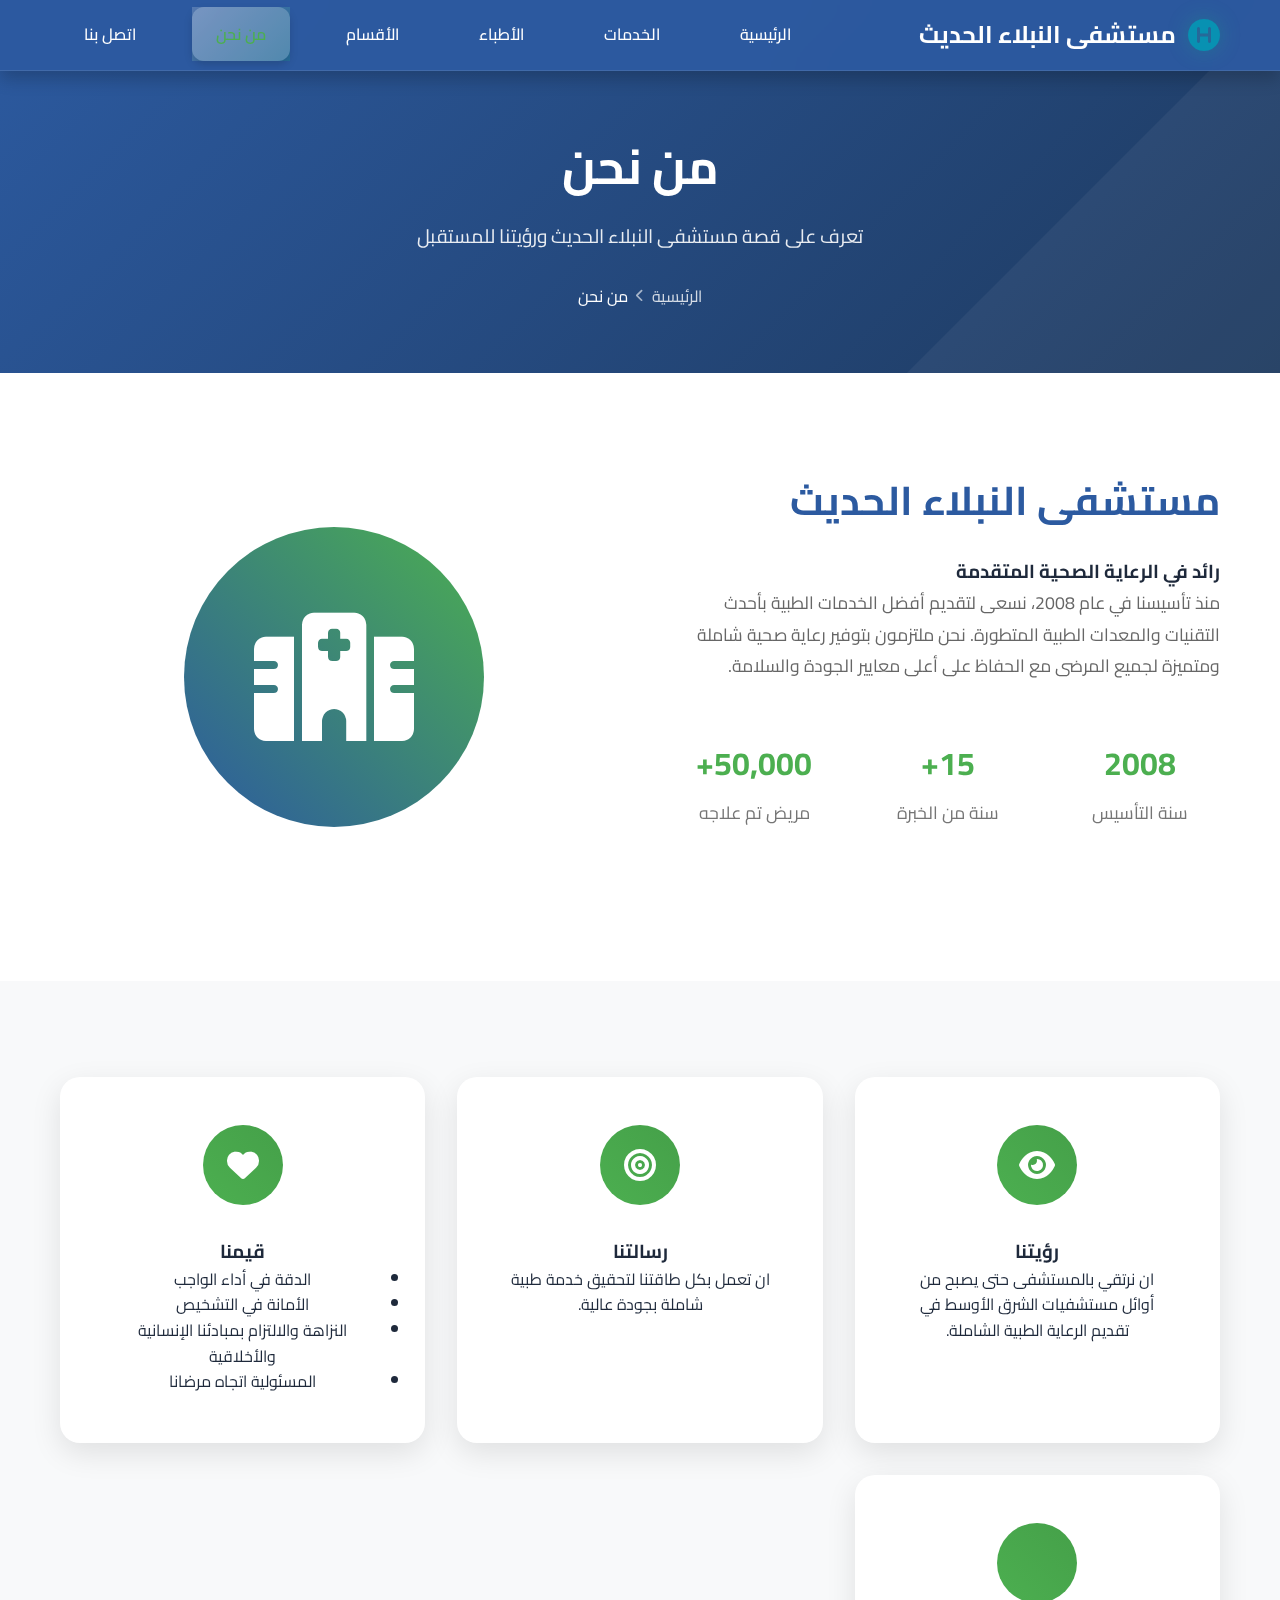
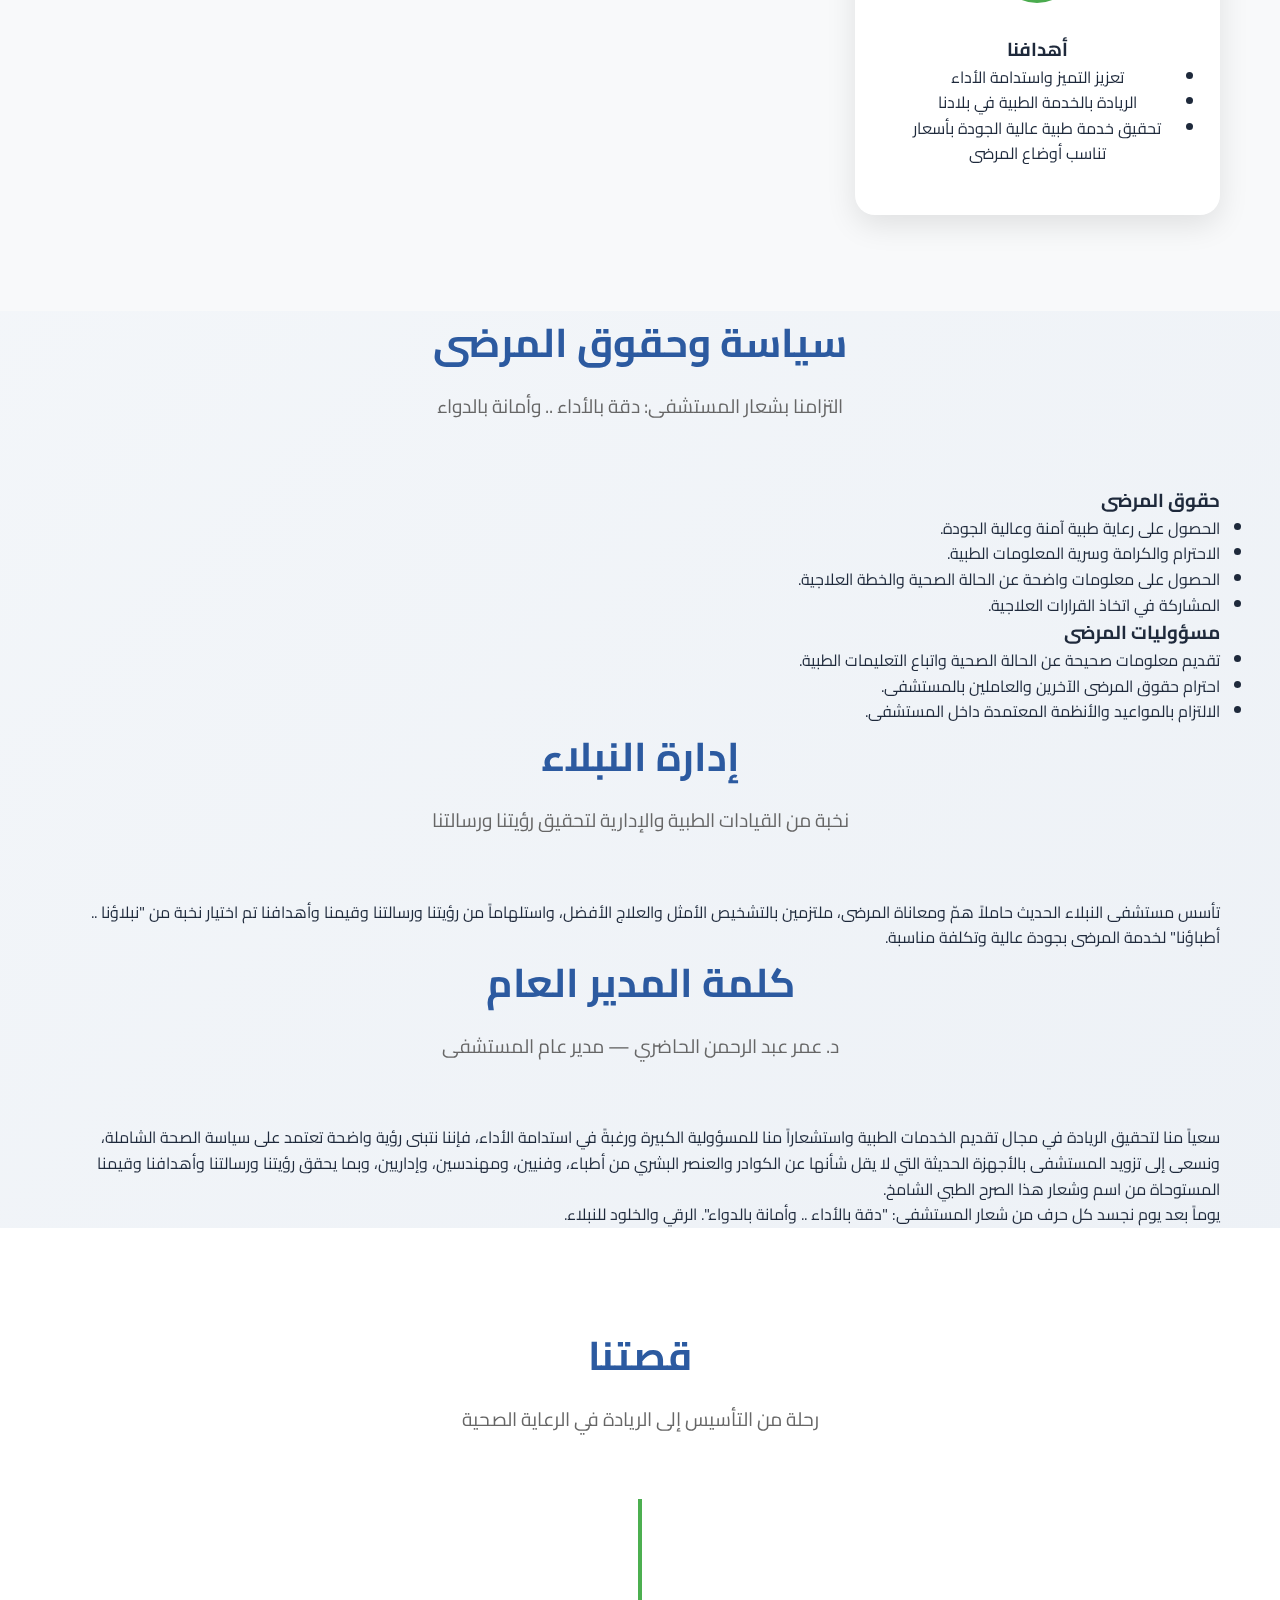
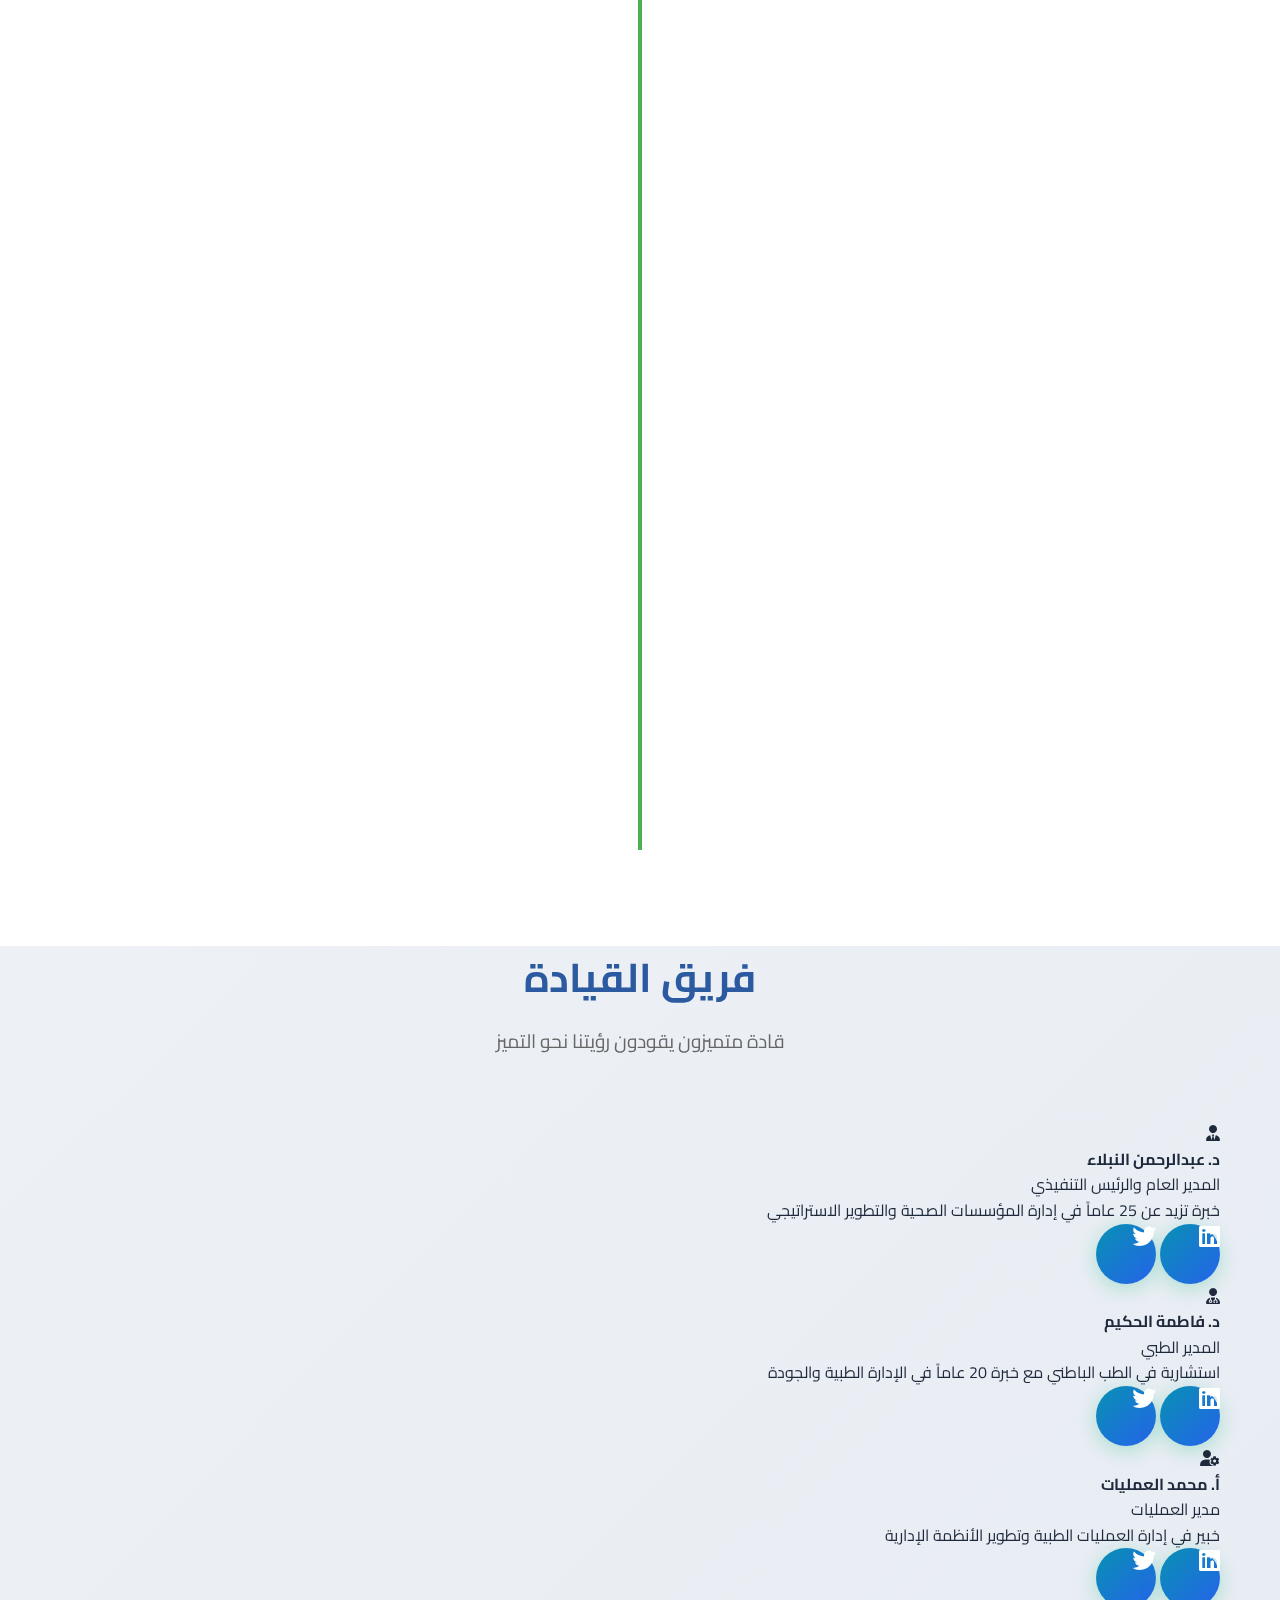
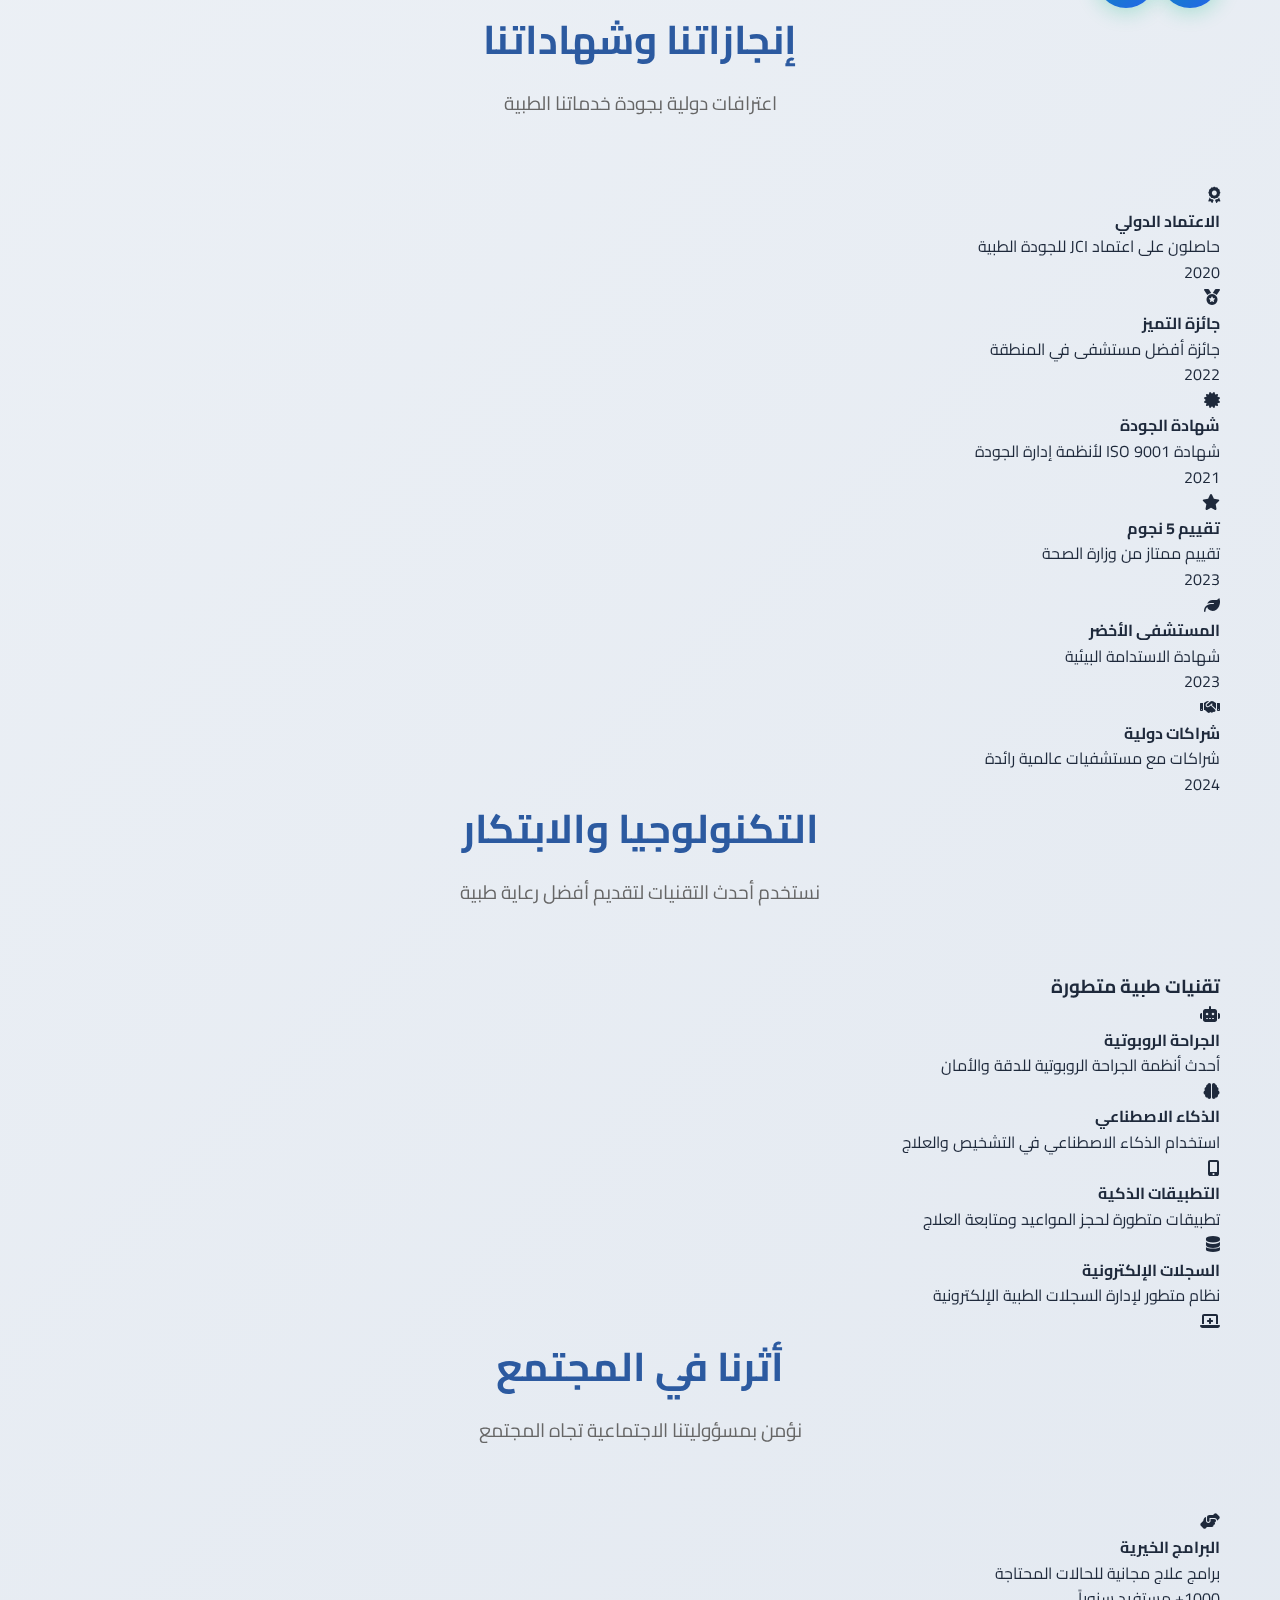
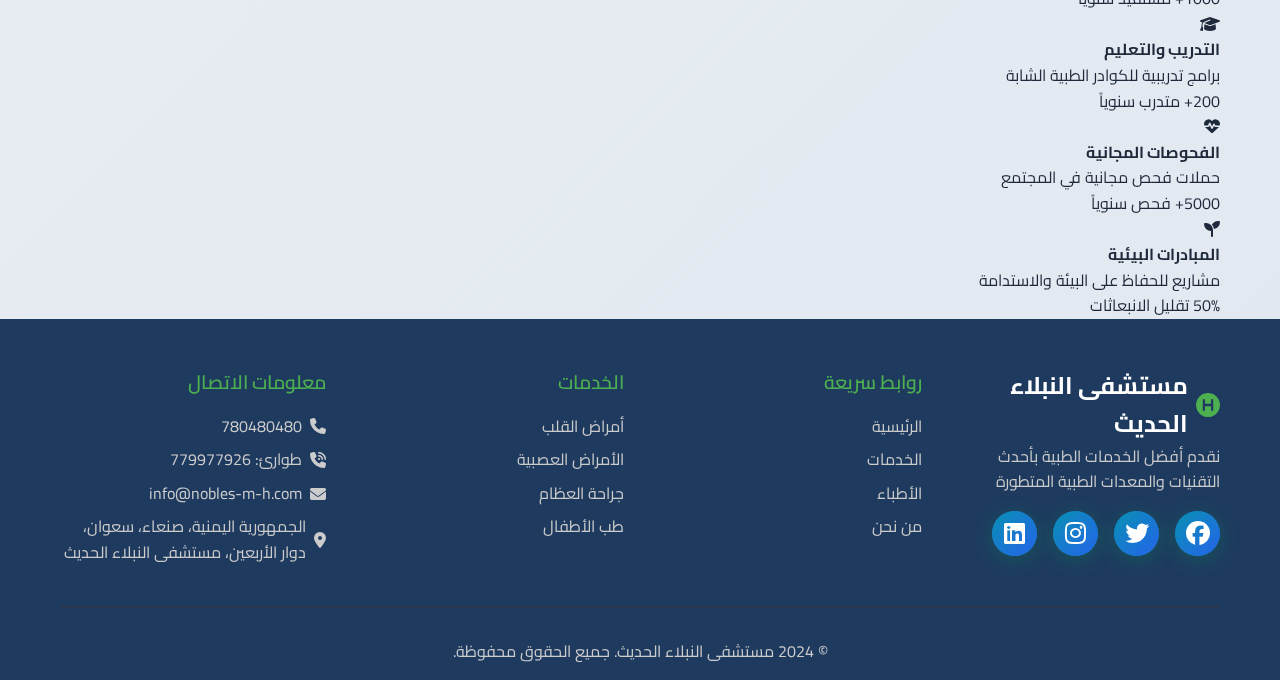
<file: about.html>
<!DOCTYPE html>
<html lang="ar" dir="rtl">
<head>
    <meta charset="UTF-8">
    <meta name="viewport" content="width=device-width, initial-scale=1.0">
    <title>من نحن - مستشفى النبلاء الحديث</title>
    <link rel="stylesheet" href="styles.css">
    <link href="https://fonts.googleapis.com/css2?family=Cairo:wght@300;400;600;700&display=swap" rel="stylesheet">
    <link rel="stylesheet" href="https://cdnjs.cloudflare.com/ajax/libs/font-awesome/6.4.0/css/all.min.css">
</head>
<body>
    <!-- Header -->
    <header class="header">
        <nav class="navbar">
            <div class="nav-container">
                <div class="logo">
                    <i class="fas fa-hospital-symbol"></i>
                    <span>مستشفى النبلاء الحديث</span>
                </div>
                <ul class="nav-menu">
                    <li><a href="index.html">الرئيسية</a></li>
                    <li><a href="services.html">الخدمات</a></li>
                    <li><a href="doctors.html">الأطباء</a></li>
                    <li><a href="departments.html">الأقسام</a></li>
                    <li><a href="about.html" class="active">من نحن</a></li>
                    <li><a href="contact.html">اتصل بنا</a></li>
                </ul>
                <div class="hamburger">
                    <span></span>
                    <span></span>
                    <span></span>
                </div>
            </div>
        </nav>
    </header>

    <!-- Page Header -->
    <section class="page-header">
        <div class="container">
            <div class="page-header-content">
                <h1>من نحن</h1>
                <p>تعرف على قصة مستشفى النبلاء الحديث ورؤيتنا للمستقبل</p>
                <div class="breadcrumb">
                    <a href="index.html">الرئيسية</a>
                    <i class="fas fa-chevron-left"></i>
                    <span>من نحن</span>
                </div>
            </div>
        </div>
    </section>

    <!-- About Hero -->
    <section class="about-hero">
        <div class="container">
            <div class="about-hero-content">
                <div class="about-text">
                    <h2>مستشفى النبلاء الحديث</h2>
                    <h3>رائد في الرعاية الصحية المتقدمة</h3>
                    <p>منذ تأسيسنا في عام 2008، نسعى لتقديم أفضل الخدمات الطبية بأحدث التقنيات والمعدات الطبية المتطورة. نحن ملتزمون بتوفير رعاية صحية شاملة ومتميزة لجميع المرضى مع الحفاظ على أعلى معايير الجودة والسلامة.</p>
                    <div class="about-stats">
                        <div class="stat">
                            <h4>2008</h4>
                            <p>سنة التأسيس</p>
                        </div>
                        <div class="stat">
                            <h4>15+</h4>
                            <p>سنة من الخبرة</p>
                        </div>
                        <div class="stat">
                            <h4>50,000+</h4>
                            <p>مريض تم علاجه</p>
                        </div>
                    </div>
                </div>
                <div class="about-image">
                    <div class="hospital-building">
                        <i class="fas fa-hospital"></i>
                    </div>
                </div>
            </div>
        </div>
    </section>

    <!-- Mission & Vision -->
    <section class="mission-vision">
        <div class="container">
            <div class="mv-grid">
                <div class="mv-card">
                    <div class="mv-icon"><i class="fas fa-eye"></i></div>
                    <h3>رؤيتنا</h3>
                    <p>ان نرتقي بالمستشفى حتى يصبح من أوائل مستشفيات الشرق الأوسط في تقديم الرعاية الطبية الشاملة.</p>
                </div>
                <div class="mv-card">
                    <div class="mv-icon"><i class="fas fa-bullseye"></i></div>
                    <h3>رسالتنا</h3>
                    <p>ان تعمل بكل طاقتنا لتحقيق خدمة طبية شاملة بجودة عالية.</p>
                </div>
                <div class="mv-card">
                    <div class="mv-icon"><i class="fas fa-heart"></i></div>
                    <h3>قيمنا</h3>
                    <ul class="mv-list">
                        <li>الدقة في أداء الواجب</li>
                        <li>الأمانة في التشخيص</li>
                        <li>النزاهة والالتزام بمبادئنا الإنسانية والأخلاقية</li>
                        <li>المسئولية اتجاه مرضانا</li>
                    </ul>
                </div>
                <div class="mv-card">
                    <div class="mv-icon"><i class="fas fa-target"></i></div>
                    <h3>أهدافنا</h3>
                    <ul class="mv-list">
                        <li>تعزيز التميز واستدامة الأداء</li>
                        <li>الريادة بالخدمة الطبية في بلادنا</li>
                        <li>تحقيق خدمة طبية عالية الجودة بأسعار تناسب أوضاع المرضى</li>
                    </ul>
                </div>
            </div>
        </div>
    </section>

    <!-- Patients' Rights and Policy -->
    <section class="patient-policy">
        <div class="container">
            <div class="section-header">
                <h2>سياسة وحقوق المرضى</h2>
                <p>التزامنا بشعار المستشفى: دقة بالأداء .. وأمانة بالدواء</p>
            </div>
            <div class="policy-grid">
                <div class="policy-card">
                    <h3>حقوق المرضى</h3>
                    <ul>
                        <li>الحصول على رعاية طبية آمنة وعالية الجودة.</li>
                        <li>الاحترام والكرامة وسرية المعلومات الطبية.</li>
                        <li>الحصول على معلومات واضحة عن الحالة الصحية والخطة العلاجية.</li>
                        <li>المشاركة في اتخاذ القرارات العلاجية.</li>
                    </ul>
                </div>
                <div class="policy-card">
                    <h3>مسؤوليات المرضى</h3>
                    <ul>
                        <li>تقديم معلومات صحيحة عن الحالة الصحية واتباع التعليمات الطبية.</li>
                        <li>احترام حقوق المرضى الآخرين والعاملين بالمستشفى.</li>
                        <li>الالتزام بالمواعيد والأنظمة المعتمدة داخل المستشفى.</li>
                    </ul>
                </div>
            </div>
        </div>
    </section>

    <!-- Nobles Administration -->
    <section class="nobles-admin">
        <div class="container">
            <div class="section-header">
                <h2>إدارة النبلاء</h2>
                <p>نخبة من القيادات الطبية والإدارية لتحقيق رؤيتنا ورسالتنا</p>
            </div>
            <div class="admin-intro">
                <p>تأسس مستشفى النبلاء الحديث حاملاً همّ ومعاناة المرضى، ملتزمين بالتشخيص الأمثل والعلاج الأفضل، واستلهاماً من رؤيتنا ورسالتنا وقيمنا وأهدافنا تم اختيار نخبة من "نبلاؤنا .. أطباؤنا" لخدمة المرضى بجودة عالية وتكلفة مناسبة.</p>
            </div>
        </div>
    </section>

    <!-- General Manager Message -->
    <section class="gm-message">
        <div class="container">
            <div class="section-header">
                <h2>كلمة المدير العام</h2>
                <p>د. عمر عبد الرحمن الحاضري — مدير عام المستشفى</p>
            </div>
            <div class="gm-content">
                <p>سعياً منا لتحقيق الريادة في مجال تقديم الخدمات الطبية واستشعاراً منا للمسؤولية الكبيرة ورغبةً في استدامة الأداء، فإننا نتبنى رؤية واضحة تعتمد على سياسة الصحة الشاملة، ونسعى إلى تزويد المستشفى بالأجهزة الحديثة التي لا يقل شأنها عن الكوادر والعنصر البشري من أطباء، وفنيين، ومهندسين، وإداريين، وبما يحقق رؤيتنا ورسالتنا وأهدافنا وقيمنا المستوحاة من اسم وشعار هذا الصرح الطبي الشامخ.</p>
                <p>يوماً بعد يوم نجسد كل حرف من شعار المستشفى: "دقة بالأداء .. وأمانة بالدواء". الرقي والخلود للنبلاء.</p>
            </div>
        </div>
    </section>

    <!-- Our Story -->
    <section class="our-story">
        <div class="container">
            <div class="section-header">
                <h2>قصتنا</h2>
                <p>رحلة من التأسيس إلى الريادة في الرعاية الصحية</p>
            </div>
            <div class="timeline">
                <div class="timeline-item">
                    <div class="timeline-year">2008</div>
                    <div class="timeline-content">
                        <h4>التأسيس</h4>
                        <p>تأسس مستشفى النبلاء الحديث برؤية طموحة لتقديم رعاية صحية متميزة</p>
                    </div>
                </div>
                <div class="timeline-item">
                    <div class="timeline-year">2012</div>
                    <div class="timeline-content">
                        <h4>التوسع الأول</h4>
                        <p>إضافة قسم العناية المركزة وتطوير خدمات الطوارئ</p>
                    </div>
                </div>
                <div class="timeline-item">
                    <div class="timeline-year">2016</div>
                    <div class="timeline-content">
                        <h4>التقنيات المتطورة</h4>
                        <p>إدخال أحدث أجهزة الأشعة والمختبرات الطبية</p>
                    </div>
                </div>
                <div class="timeline-item">
                    <div class="timeline-year">2020</div>
                    <div class="timeline-content">
                        <h4>الاعتماد الدولي</h4>
                        <p>حصلنا على الاعتماد الدولي لجودة الخدمات الطبية</p>
                    </div>
                </div>
                <div class="timeline-item">
                    <div class="timeline-year">2024</div>
                    <div class="timeline-content">
                        <h4>الحاضر والمستقبل</h4>
                        <p>نواصل التطوير والابتكار لخدمة أفضل لمرضانا</p>
                    </div>
                </div>
            </div>
        </div>
    </section>

    <!-- Leadership Team -->
    <section class="leadership-team">
        <div class="container">
            <div class="section-header">
                <h2>فريق القيادة</h2>
                <p>قادة متميزون يقودون رؤيتنا نحو التميز</p>
            </div>
            <div class="leadership-grid">
                <div class="leader-card">
                    <div class="leader-image">
                        <div class="leader-placeholder">
                            <i class="fas fa-user-tie"></i>
                        </div>
                    </div>
                    <div class="leader-info">
                        <h4>د. عبدالرحمن النبلاء</h4>
                        <p class="position">المدير العام والرئيس التنفيذي</p>
                        <p class="bio">خبرة تزيد عن 25 عاماً في إدارة المؤسسات الصحية والتطوير الاستراتيجي</p>
                        <div class="leader-social">
                            <a href="#"><i class="fab fa-linkedin"></i></a>
                            <a href="#"><i class="fab fa-twitter"></i></a>
                        </div>
                    </div>
                </div>
                <div class="leader-card">
                    <div class="leader-image">
                        <div class="leader-placeholder">
                            <i class="fas fa-user-md"></i>
                        </div>
                    </div>
                    <div class="leader-info">
                        <h4>د. فاطمة الحكيم</h4>
                        <p class="position">المدير الطبي</p>
                        <p class="bio">استشارية في الطب الباطني مع خبرة 20 عاماً في الإدارة الطبية والجودة</p>
                        <div class="leader-social">
                            <a href="#"><i class="fab fa-linkedin"></i></a>
                            <a href="#"><i class="fab fa-twitter"></i></a>
                        </div>
                    </div>
                </div>
                <div class="leader-card">
                    <div class="leader-image">
                        <div class="leader-placeholder">
                            <i class="fas fa-user-cog"></i>
                        </div>
                    </div>
                    <div class="leader-info">
                        <h4>أ. محمد العمليات</h4>
                        <p class="position">مدير العمليات</p>
                        <p class="bio">خبير في إدارة العمليات الطبية وتطوير الأنظمة الإدارية</p>
                        <div class="leader-social">
                            <a href="#"><i class="fab fa-linkedin"></i></a>
                            <a href="#"><i class="fab fa-twitter"></i></a>
                        </div>
                    </div>
                </div>
            </div>
        </div>
    </section>

    <!-- Achievements -->
    <section class="achievements">
        <div class="container">
            <div class="section-header">
                <h2>إنجازاتنا وشهاداتنا</h2>
                <p>اعترافات دولية بجودة خدماتنا الطبية</p>
            </div>
            <div class="achievements-grid">
                <div class="achievement-card">
                    <div class="achievement-icon">
                        <i class="fas fa-award"></i>
                    </div>
                    <h4>الاعتماد الدولي</h4>
                    <p>حاصلون على اعتماد JCI للجودة الطبية</p>
                    <span class="year">2020</span>
                </div>
                <div class="achievement-card">
                    <div class="achievement-icon">
                        <i class="fas fa-medal"></i>
                    </div>
                    <h4>جائزة التميز</h4>
                    <p>جائزة أفضل مستشفى في المنطقة</p>
                    <span class="year">2022</span>
                </div>
                <div class="achievement-card">
                    <div class="achievement-icon">
                        <i class="fas fa-certificate"></i>
                    </div>
                    <h4>شهادة الجودة</h4>
                    <p>شهادة ISO 9001 لأنظمة إدارة الجودة</p>
                    <span class="year">2021</span>
                </div>
                <div class="achievement-card">
                    <div class="achievement-icon">
                        <i class="fas fa-star"></i>
                    </div>
                    <h4>تقييم 5 نجوم</h4>
                    <p>تقييم ممتاز من وزارة الصحة</p>
                    <span class="year">2023</span>
                </div>
                <div class="achievement-card">
                    <div class="achievement-icon">
                        <i class="fas fa-leaf"></i>
                    </div>
                    <h4>المستشفى الأخضر</h4>
                    <p>شهادة الاستدامة البيئية</p>
                    <span class="year">2023</span>
                </div>
                <div class="achievement-card">
                    <div class="achievement-icon">
                        <i class="fas fa-handshake"></i>
                    </div>
                    <h4>شراكات دولية</h4>
                    <p>شراكات مع مستشفيات عالمية رائدة</p>
                    <span class="year">2024</span>
                </div>
            </div>
        </div>
    </section>

    <!-- Technology & Innovation -->
    <section class="technology-section">
        <div class="container">
            <div class="section-header">
                <h2>التكنولوجيا والابتكار</h2>
                <p>نستخدم أحدث التقنيات لتقديم أفضل رعاية طبية</p>
            </div>
            <div class="tech-content">
                <div class="tech-text">
                    <h3>تقنيات طبية متطورة</h3>
                    <div class="tech-features">
                        <div class="tech-feature">
                            <i class="fas fa-robot"></i>
                            <div>
                                <h4>الجراحة الروبوتية</h4>
                                <p>أحدث أنظمة الجراحة الروبوتية للدقة والأمان</p>
                            </div>
                        </div>
                        <div class="tech-feature">
                            <i class="fas fa-brain"></i>
                            <div>
                                <h4>الذكاء الاصطناعي</h4>
                                <p>استخدام الذكاء الاصطناعي في التشخيص والعلاج</p>
                            </div>
                        </div>
                        <div class="tech-feature">
                            <i class="fas fa-mobile-alt"></i>
                            <div>
                                <h4>التطبيقات الذكية</h4>
                                <p>تطبيقات متطورة لحجز المواعيد ومتابعة العلاج</p>
                            </div>
                        </div>
                        <div class="tech-feature">
                            <i class="fas fa-database"></i>
                            <div>
                                <h4>السجلات الإلكترونية</h4>
                                <p>نظام متطور لإدارة السجلات الطبية الإلكترونية</p>
                            </div>
                        </div>
                    </div>
                </div>
                <div class="tech-visual">
                    <div class="tech-circle">
                        <i class="fas fa-laptop-medical"></i>
                    </div>
                </div>
            </div>
        </div>
    </section>

    <!-- Community Impact -->
    <section class="community-impact">
        <div class="container">
            <div class="section-header">
                <h2>أثرنا في المجتمع</h2>
                <p>نؤمن بمسؤوليتنا الاجتماعية تجاه المجتمع</p>
            </div>
            <div class="impact-grid">
                <div class="impact-card">
                    <div class="impact-icon">
                        <i class="fas fa-hands-helping"></i>
                    </div>
                    <h4>البرامج الخيرية</h4>
                    <p>برامج علاج مجانية للحالات المحتاجة</p>
                    <div class="impact-stat">
                        <span class="number">1000+</span>
                        <span class="label">مستفيد سنوياً</span>
                    </div>
                </div>
                <div class="impact-card">
                    <div class="impact-icon">
                        <i class="fas fa-graduation-cap"></i>
                    </div>
                    <h4>التدريب والتعليم</h4>
                    <p>برامج تدريبية للكوادر الطبية الشابة</p>
                    <div class="impact-stat">
                        <span class="number">200+</span>
                        <span class="label">متدرب سنوياً</span>
                    </div>
                </div>
                <div class="impact-card">
                    <div class="impact-icon">
                        <i class="fas fa-heartbeat"></i>
                    </div>
                    <h4>الفحوصات المجانية</h4>
                    <p>حملات فحص مجانية في المجتمع</p>
                    <div class="impact-stat">
                        <span class="number">5000+</span>
                        <span class="label">فحص سنوياً</span>
                    </div>
                </div>
                <div class="impact-card">
                    <div class="impact-icon">
                        <i class="fas fa-seedling"></i>
                    </div>
                    <h4>المبادرات البيئية</h4>
                    <p>مشاريع للحفاظ على البيئة والاستدامة</p>
                    <div class="impact-stat">
                        <span class="number">50%</span>
                        <span class="label">تقليل الانبعاثات</span>
                    </div>
                </div>
            </div>
        </div>
    </section>

    <!-- Footer -->
    <footer class="footer">
        <div class="container">
            <div class="footer-content">
                <div class="footer-section">
                    <div class="footer-logo">
                        <i class="fas fa-hospital-symbol"></i>
                        <span>مستشفى النبلاء الحديث</span>
                    </div>
                    <p>نقدم أفضل الخدمات الطبية بأحدث التقنيات والمعدات الطبية المتطورة</p>
                    <div class="social-links">
                        <a href="#"><i class="fab fa-facebook"></i></a>
                        <a href="#"><i class="fab fa-twitter"></i></a>
                        <a href="#"><i class="fab fa-instagram"></i></a>
                        <a href="#"><i class="fab fa-linkedin"></i></a>
                    </div>
                </div>
                <div class="footer-section">
                    <h3>روابط سريعة</h3>
                    <ul>
                        <li><a href="index.html">الرئيسية</a></li>
                        <li><a href="services.html">الخدمات</a></li>
                        <li><a href="doctors.html">الأطباء</a></li>
                        <li><a href="about.html">من نحن</a></li>
                    </ul>
                </div>
                <div class="footer-section">
                    <h3>الخدمات</h3>
                    <ul>
                        <li><a href="#">أمراض القلب</a></li>
                        <li><a href="#">الأمراض العصبية</a></li>
                        <li><a href="#">جراحة العظام</a></li>
                        <li><a href="#">طب الأطفال</a></li>
                    </ul>
                </div>
                <div class="footer-section">
                    <h3>معلومات الاتصال</h3>
                    <div class="footer-contact">
                        <p><i class="fas fa-phone"></i> 780480480</p>
                        <p><i class="fas fa-phone-volume"></i> طوارئ: 779977926</p>
                        <p><i class="fas fa-envelope"></i> info@nobles-m-h.com</p>
                        <p><i class="fas fa-map-marker-alt"></i> الجمهورية اليمنية، صنعاء، سعوان، دوار الأربعين، مستشفى النبلاء الحديث</p>
                    </div>
                </div>
            </div>
            <div class="footer-bottom">
                <p>&copy; 2024 مستشفى النبلاء الحديث. جميع الحقوق محفوظة.</p>
            </div>
        </div>
    </footer>

    <script src="script.js"></script>
</body>
</html>
</file>
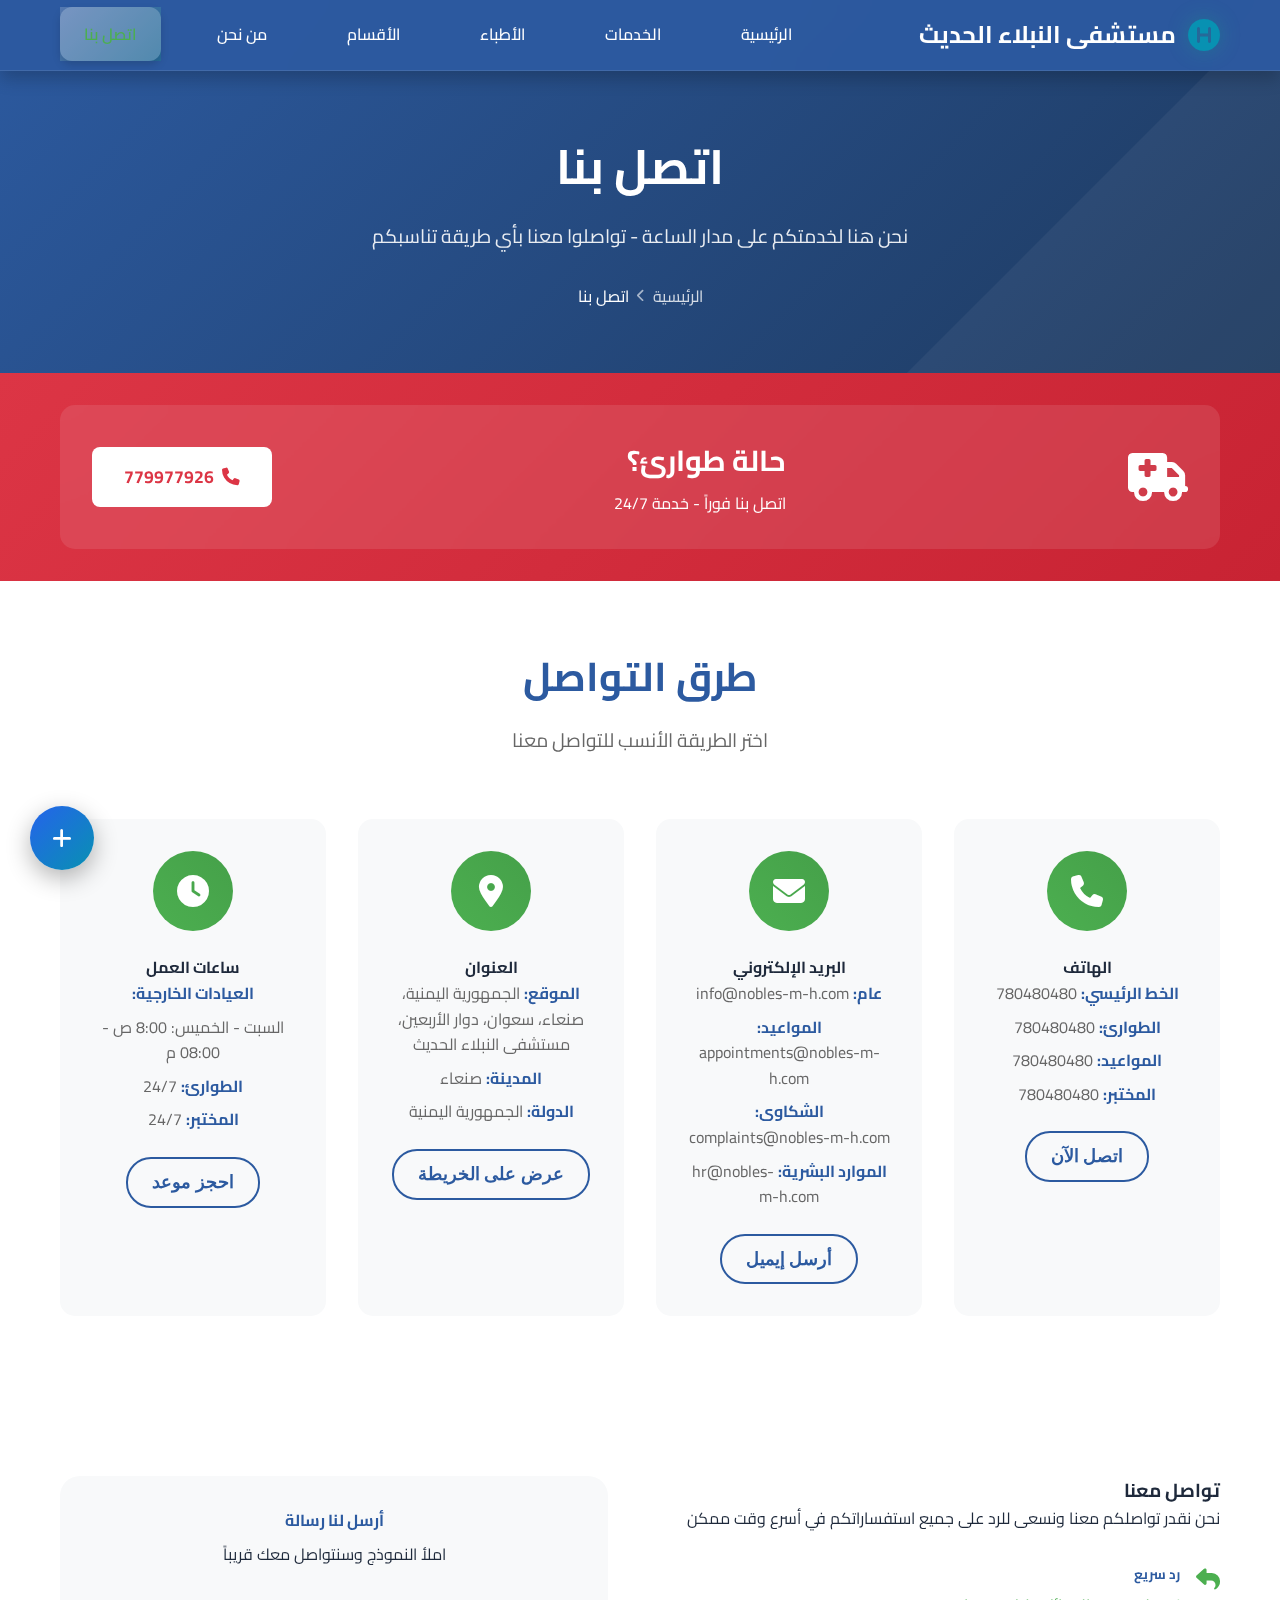
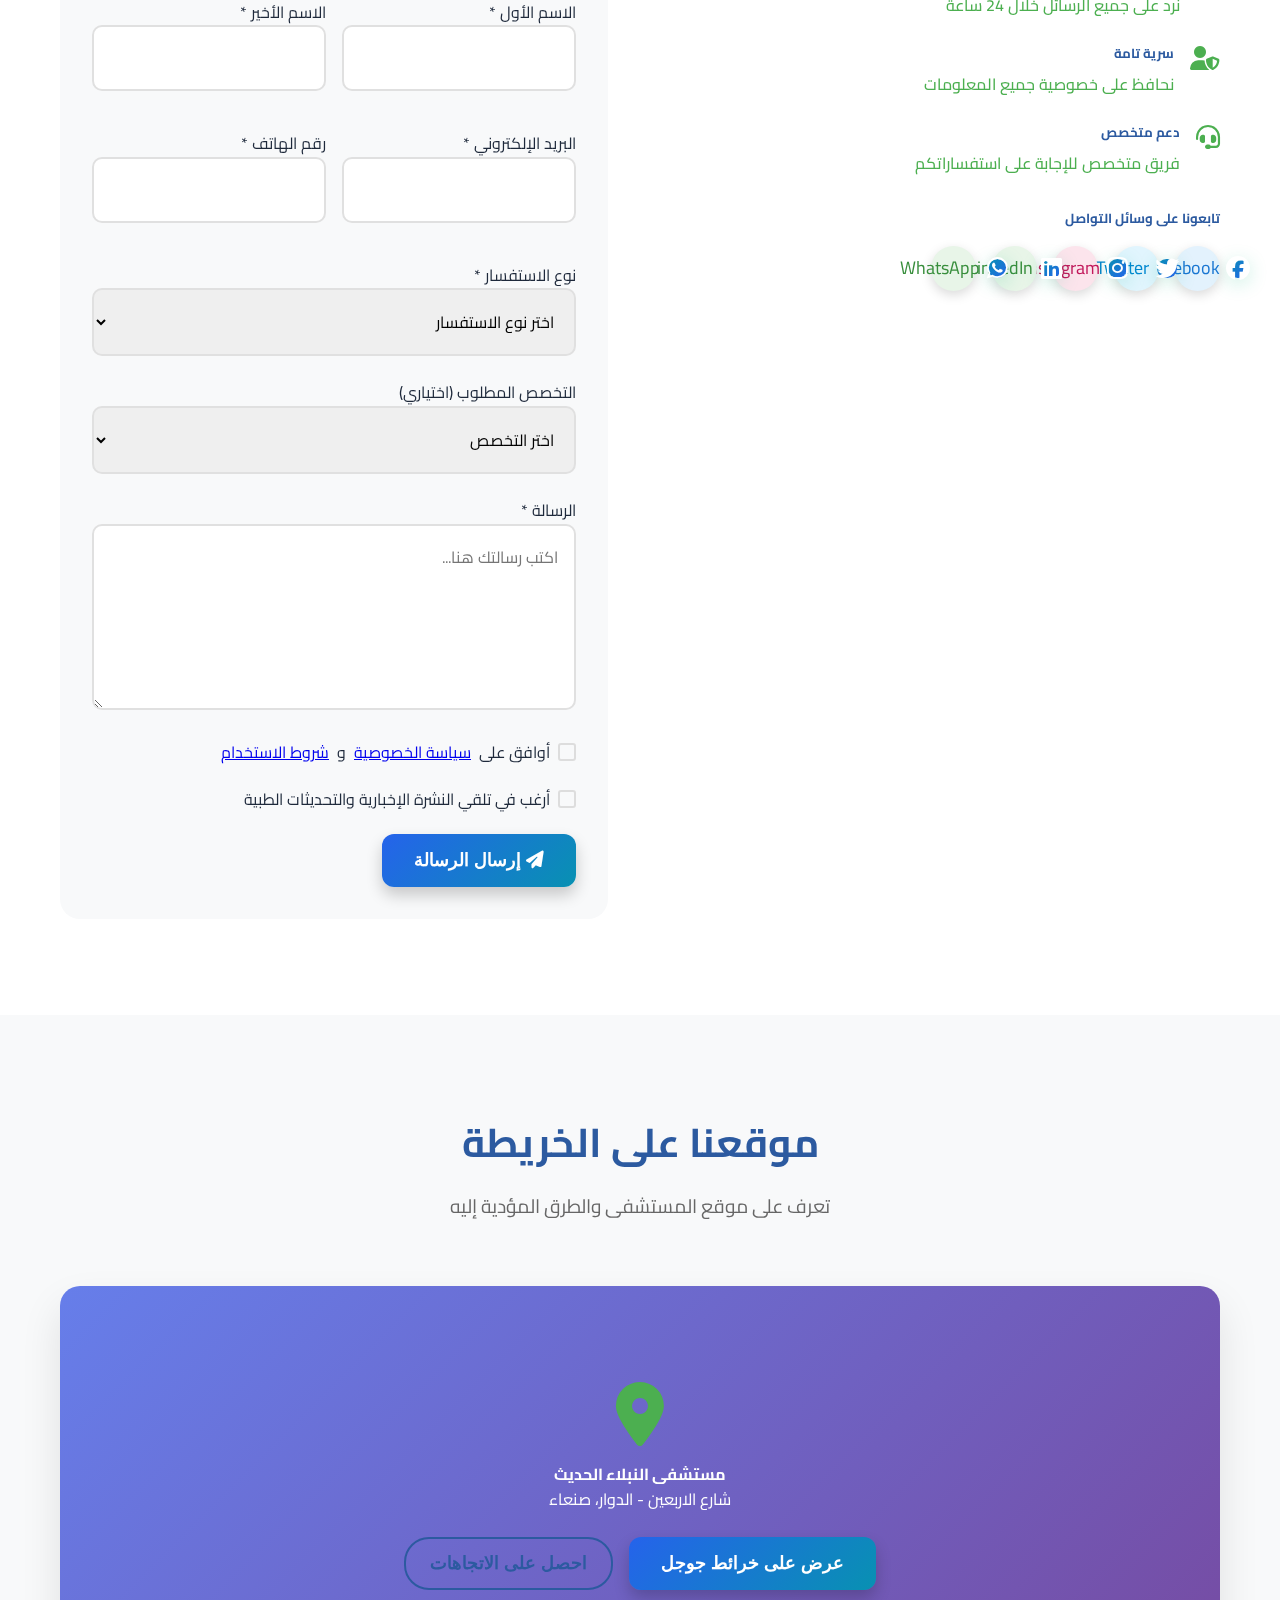
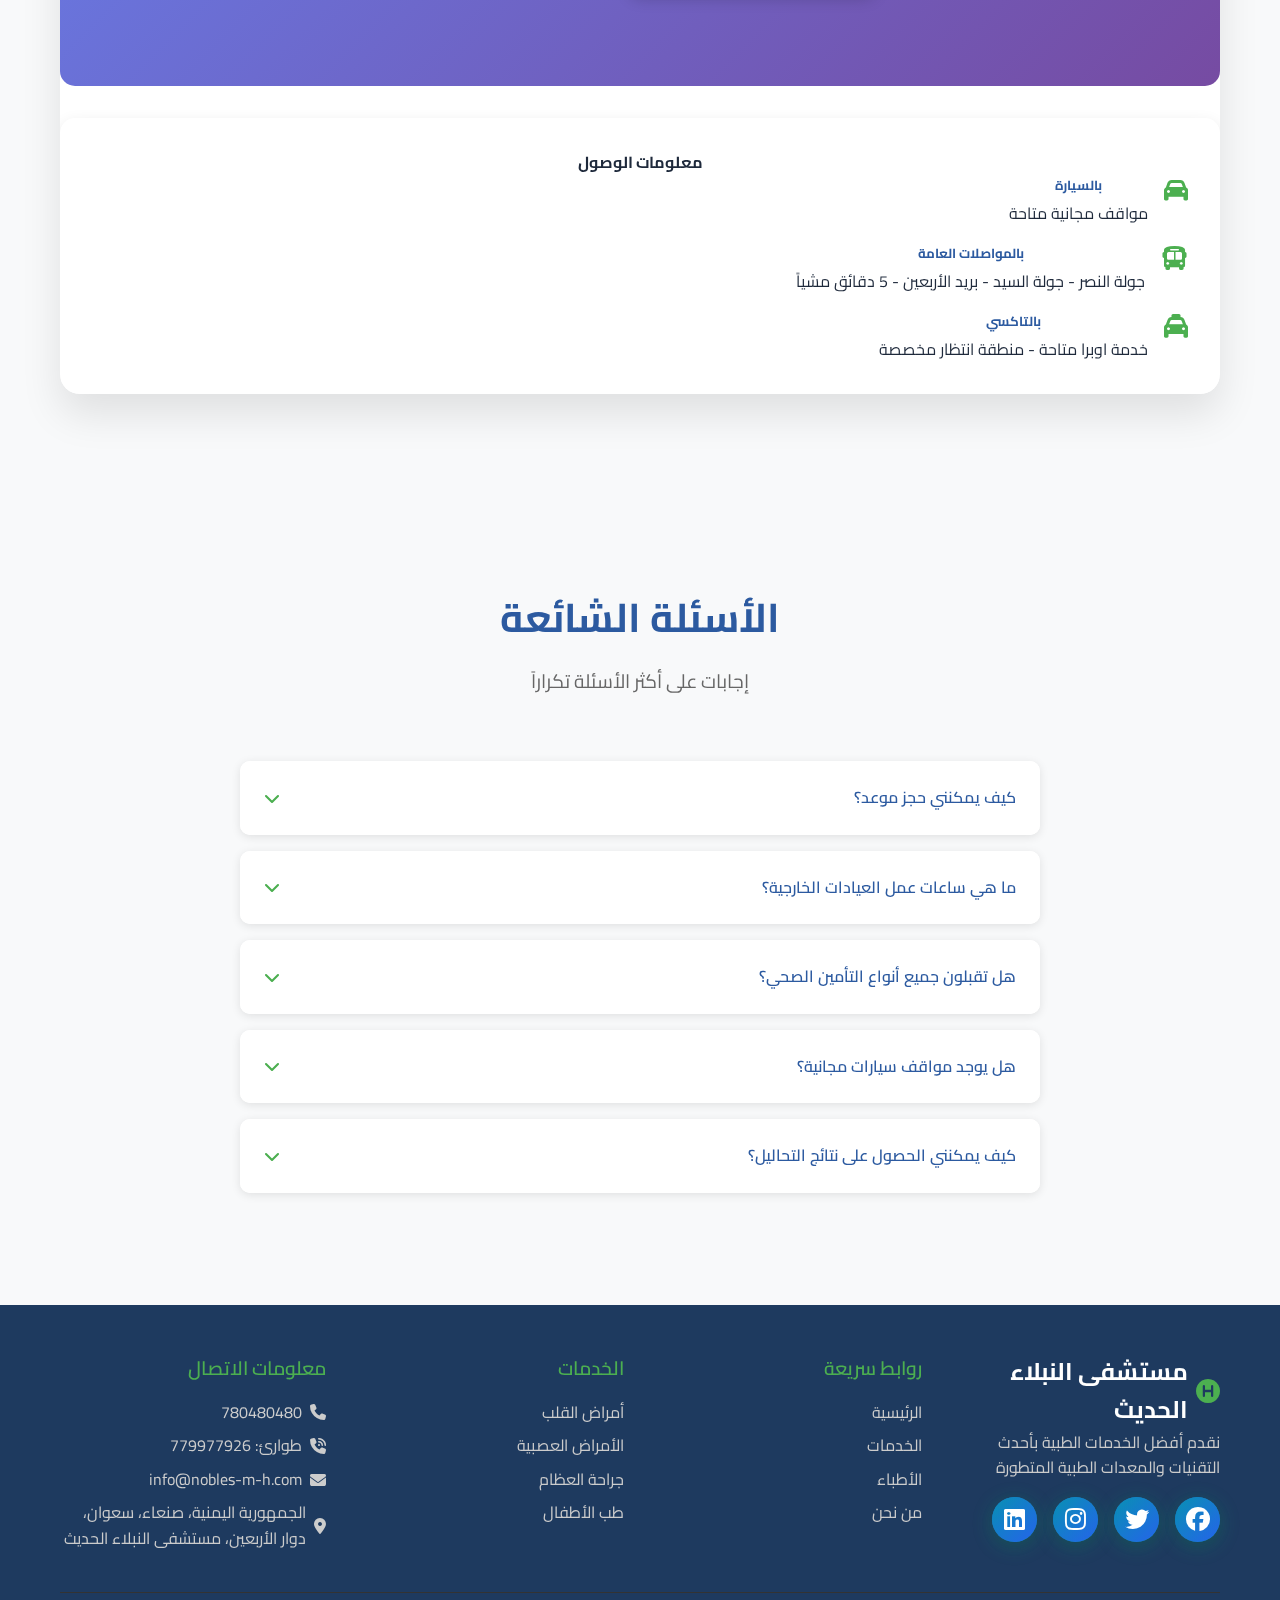
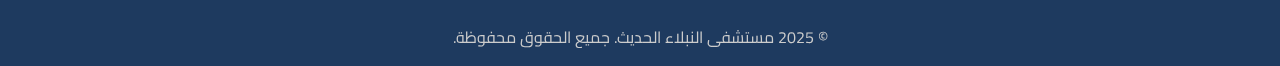
<file: contact.html>
<!DOCTYPE html>
<html lang="ar" dir="rtl">
<head>
    <meta charset="UTF-8">
    <meta name="viewport" content="width=device-width, initial-scale=1.0">
    <title>اتصل بنا - مستشفى النبلاء الحديث</title>
    <link rel="stylesheet" href="styles.css">
    <link href="https://fonts.googleapis.com/css2?family=Cairo:wght@300;400;600;700&display=swap" rel="stylesheet">
    <link rel="stylesheet" href="https://cdnjs.cloudflare.com/ajax/libs/font-awesome/6.4.0/css/all.min.css">
</head>
<body>
    <!-- Enhanced Medical Background Animation -->
    <div class="medical-background">
        <div class="ecg-line"></div>
        <div class="ecg-line"></div>
        <div class="ecg-line"></div>
        <div class="ecg-line"></div>
        <div class="ecg-line"></div>
        <div class="pulse-circle"></div>
        <div class="pulse-circle"></div>
        <div class="pulse-circle"></div>
        <div class="pulse-circle"></div>
        <div class="pulse-circle"></div>
        <i class="fas fa-heartbeat medical-icon"></i>
        <i class="fas fa-stethoscope medical-icon"></i>
        <i class="fas fa-user-md medical-icon"></i>
        <i class="fas fa-pills medical-icon"></i>
        <i class="fas fa-syringe medical-icon"></i>
        <i class="fas fa-microscope medical-icon"></i>
        <i class="fas fa-dna medical-icon"></i>
        <i class="fas fa-lungs medical-icon"></i>
    </div>
    <!-- Header -->
    <header class="header">
        <nav class="navbar">
            <div class="nav-container">
                <div class="logo">
                    <i class="fas fa-hospital-symbol"></i>
                    <span>مستشفى النبلاء الحديث</span>
                </div>
                <ul class="nav-menu">
                    <li><a href="index.html">الرئيسية</a></li>
                    <li><a href="services.html">الخدمات</a></li>
                    <li><a href="doctors.html">الأطباء</a></li>
                    <li><a href="departments.html">الأقسام</a></li>
                    <li><a href="about.html">من نحن</a></li>
                    <li><a href="contact.html" class="active">اتصل بنا</a></li>
                </ul>
                <div class="hamburger">
                    <span></span>
                    <span></span>
                    <span></span>
                </div>
            </div>
        </nav>
    </header>

    <!-- Page Header -->
    <section class="page-header">
        <div class="container">
            <div class="page-header-content">
                <h1>اتصل بنا</h1>
                <p>نحن هنا لخدمتكم على مدار الساعة - تواصلوا معنا بأي طريقة تناسبكم</p>
                <div class="breadcrumb">
                    <a href="index.html">الرئيسية</a>
                    <i class="fas fa-chevron-left"></i>
                    <span>اتصل بنا</span>
                </div>
            </div>
        </div>
    </section>

    <!-- Emergency Contact -->
    <section class="emergency-contact">
        <div class="container">
            <div class="emergency-banner">
                <div class="emergency-content">
                    <div class="emergency-icon">
                        <i class="fas fa-ambulance"></i>
                    </div>
                    <div class="emergency-text">
                        <h3>حالة طوارئ؟</h3>
                        <p>اتصل بنا فوراً - خدمة 24/7</p>
                    </div>
                    <div class="emergency-actions">
                        <a href="tel:779977926" class="btn btn-emergency">
                            <i class="fas fa-phone"></i>
                            779977926
                        </a>
                    </div>
                </div>
            </div>
        </div>
    </section>

    <!-- Contact Methods -->
    <section class="contact-methods">
        <div class="container">
            <div class="section-header">
                <h2>طرق التواصل</h2>
                <p>اختر الطريقة الأنسب للتواصل معنا</p>
            </div>
            <div class="contact-grid">
                <div class="contact-method">
                    <div class="method-icon">
                        <i class="fas fa-phone"></i>
                    </div>
                    <h4>الهاتف</h4>
                    <div class="method-details">
                        <p><strong>الخط الرئيسي:</strong> 780480480</p>
                        <p><strong>الطوارئ:</strong> 780480480</p>
                        <p><strong>المواعيد:</strong> 780480480</p>
                        <p><strong>المختبر:</strong> 780480480</p>
                    </div>
                    <button class="btn btn-outline">اتصل الآن</button>
                </div>

                <div class="contact-method">
                    <div class="method-icon">
                        <i class="fas fa-envelope"></i>
                    </div>
                    <h4>البريد الإلكتروني</h4>
                    <div class="method-details">
                        <p><strong>عام:</strong> info@nobles-m-h.com</p>
                        <p><strong>المواعيد:</strong> appointments@nobles-m-h.com</p>
                        <p><strong>الشكاوى:</strong> complaints@nobles-m-h.com</p>
                        <p><strong>الموارد البشرية:</strong> hr@nobles-m-h.com</p>
                    </div>
                    <button class="btn btn-outline">أرسل إيميل</button>
                </div>

                <div class="contact-method">
                    <div class="method-icon">
                        <i class="fas fa-map-marker-alt"></i>
                    </div>
                    <h4>العنوان</h4>
                    <div class="method-details">
                        <p><strong>الموقع:</strong> الجمهورية اليمنية، صنعاء، سعوان، دوار الأربعين، مستشفى النبلاء الحديث</p>
                        <p><strong>المدينة:</strong> صنعاء</p>
                        <p><strong>الدولة:</strong> الجمهورية اليمنية</p>
                    </div>
                    <button class="btn btn-outline">عرض على الخريطة</button>
                </div>

                <div class="contact-method">
                    <div class="method-icon">
                        <i class="fas fa-clock"></i>
                    </div>
                    <h4>ساعات العمل</h4>
                    <div class="method-details">
                        <p><strong>العيادات الخارجية:</strong></p>
                        <p>السبت - الخميس: 8:00 ص - 08:00 م</p>
                        <p><strong>الطوارئ:</strong> 24/7</p>
                        <p><strong>المختبر:</strong> 24/7</p>
                    </div>
                    <button class="btn btn-outline">احجز موعد</button>
                </div>
            </div>
        </div>
    </section>

    <!-- Contact Form -->
    <section class="contact-form-section">
        <div class="container">
            <div class="contact-content">
                <div class="contact-info">
                    <h3>تواصل معنا</h3>
                    <p>نحن نقدر تواصلكم معنا ونسعى للرد على جميع استفساراتكم في أسرع وقت ممكن</p>
                    
                    <div class="contact-features">
                        <div class="feature">
                            <i class="fas fa-reply"></i>
                            <div>
                                <h5>رد سريع</h5>
                                <p>نرد على جميع الرسائل خلال 24 ساعة</p>
                            </div>
                        </div>
                        <div class="feature">
                            <i class="fas fa-user-shield"></i>
                            <div>
                                <h5>سرية تامة</h5>
                                <p>نحافظ على خصوصية جميع المعلومات</p>
                            </div>
                        </div>
                        <div class="feature">
                            <i class="fas fa-headset"></i>
                            <div>
                                <h5>دعم متخصص</h5>
                                <p>فريق متخصص للإجابة على استفساراتكم</p>
                            </div>
                        </div>
                    </div>

                    <div class="social-contact">
                        <h5>تابعونا على وسائل التواصل</h5>
                        <div class="social-links">
                            <a href="#" class="social-link facebook">
                                <i class="fab fa-facebook"></i>
                                <span>Facebook</span>
                            </a>
                            <a href="#" class="social-link twitter">
                                <i class="fab fa-twitter"></i>
                                <span>Twitter</span>
                            </a>
                            <a href="#" class="social-link instagram">
                                <i class="fab fa-instagram"></i>
                                <span>Instagram</span>
                            </a>
                            <a href="#" class="social-link linkedin">
                                <i class="fab fa-linkedin"></i>
                                <span>LinkedIn</span>
                            </a>
                            <a href="#" class="social-link whatsapp">
                                <i class="fab fa-whatsapp"></i>
                                <span>WhatsApp</span>
                            </a>
                        </div>
                    </div>
                </div>

                <div class="contact-form">
                    <form class="main-contact-form">
                        <div class="form-header">
                            <h4>أرسل لنا رسالة</h4>
                            <p>املأ النموذج وسنتواصل معك قريباً</p>
                        </div>
                        
                        <div class="form-row">
                            <div class="form-group">
                                <label>الاسم الأول *</label>
                                <input type="text" name="firstName" required>
                            </div>
                            <div class="form-group">
                                <label>الاسم الأخير *</label>
                                <input type="text" name="lastName" required>
                            </div>
                        </div>

                        <div class="form-row">
                            <div class="form-group">
                                <label>البريد الإلكتروني *</label>
                                <input type="email" name="email" required>
                            </div>
                            <div class="form-group">
                                <label>رقم الهاتف *</label>
                                <input type="tel" name="phone" required>
                            </div>
                        </div>

                        <div class="form-group">
                            <label>نوع الاستفسار *</label>
                            <select name="inquiryType" required>
                                <option value="">اختر نوع الاستفسار</option>
                                <option value="appointment">حجز موعد</option>
                                <option value="medical">استفسار طبي</option>
                                <option value="insurance">التأمين الصحي</option>
                                <option value="complaint">شكوى أو اقتراح</option>
                                <option value="employment">فرص العمل</option>
                                <option value="general">استفسار عام</option>
                            </select>
                        </div>

                        <div class="form-group">
                            <label>التخصص المطلوب (اختياري)</label>
                            <select name="specialty">
                                <option value="">اختر التخصص</option>
                                <option value="cardiology">أمراض القلب</option>
                                <option value="neurology">الأمراض العصبية</option>
                                <option value="orthopedics">جراحة العظام</option>
                                <option value="pediatrics">طب الأطفال</option>
                                <option value="ophthalmology">طب العيون</option>
                                <option value="emergency">الطوارئ</option>
                            </select>
                        </div>

                        <div class="form-group">
                            <label>الرسالة *</label>
                            <textarea name="message" rows="5" placeholder="اكتب رسالتك هنا..." required></textarea>
                        </div>

                        <div class="form-group checkbox-group">
                            <label class="checkbox-label">
                                <input type="checkbox" name="privacy" required>
                                <span class="checkmark"></span>
                                أوافق على <a href="#">سياسة الخصوصية</a> و <a href="#">شروط الاستخدام</a>
                            </label>
                        </div>

                        <div class="form-group checkbox-group">
                            <label class="checkbox-label">
                                <input type="checkbox" name="newsletter">
                                <span class="checkmark"></span>
                                أرغب في تلقي النشرة الإخبارية والتحديثات الطبية
                            </label>
                        </div>

                        <button type="submit" class="btn btn-primary">
                            <i class="fas fa-paper-plane"></i>
                            إرسال الرسالة
                        </button>
                    </form>
                </div>
            </div>
        </div>
    </section>

    <!-- Map Section -->
    <section class="map-section">
        <div class="container">
            <div class="section-header">
                <h2>موقعنا على الخريطة</h2>
                <p>تعرف على موقع المستشفى والطرق المؤدية إليه</p>
            </div>
            <div class="map-container">
                <div class="map-placeholder">
                    <div class="map-content">
                        <i class="fas fa-map-marker-alt"></i>
                        <h4>مستشفى النبلاء الحديث</h4>
                        <p>شارع الاربعين - الدوار، صنعاء</p>
                        <div class="map-actions">
                            <button class="btn btn-primary">عرض على خرائط جوجل</button>
                            <button class="btn btn-outline">احصل على الاتجاهات</button>
                        </div>
                    </div>
                </div>
                <div class="location-info">
                    <h4>معلومات الوصول</h4>
                    <div class="access-info">
                        <div class="access-item">
                            <i class="fas fa-car"></i>
                            <div>
                                <h5>بالسيارة</h5>
                                <p>مواقف مجانية متاحة  </p>
                            </div>
                        </div>
                        <div class="access-item">
                            <i class="fas fa-bus"></i>
                            <div>
                                <h5>بالمواصلات العامة</h5>
                                <p>جولة النصر - جولة السيد - بريد الأربعين - 5 دقائق مشياً</p>
                            </div>
                        </div>
                        <div class="access-item">
                            <i class="fas fa-taxi"></i>
                            <div>
                                <h5>بالتاكسي</h5>
                                <p>خدمة  اوبرا متاحة - منطقة انتظار مخصصة</p>
                            </div>
                        </div>
                    </div>
                </div>
            </div>
        </div>
    </section>

    <!-- FAQ Section -->
    <section class="faq-section">
        <div class="container">
            <div class="section-header">
                <h2>الأسئلة الشائعة</h2>
                <p>إجابات على أكثر الأسئلة تكراراً</p>
            </div>
            <div class="faq-container">
                <div class="faq-item">
                    <div class="faq-question">
                        <h4>كيف يمكنني حجز موعد؟</h4>
                        <i class="fas fa-chevron-down"></i>
                    </div>
                    <div class="faq-answer">
                        <p>يمكنك حجز موعد عبر الهاتف على الرقم 780480480 أو من خلال موقعنا الإلكتروني، أو زيارة المستشفى مباشرة. .</p>
                    </div>
                </div>
                
                <div class="faq-item">
                    <div class="faq-question">
                        <h4>ما هي ساعات عمل العيادات الخارجية؟</h4>
                        <i class="fas fa-chevron-down"></i>
                    </div>
                    <div class="faq-answer">
                        <p>العيا08دات الخارجية تعمل من السبت إلى الخميس من الساعة 8:00 صباحاً حتى 08:00 مساءً. أما قسم الطوارئ فيعمل على مدار الساعة طوال أيام الأسبوع.</p>
                    </div>
                </div>
                
                <div class="faq-item">
                    <div class="faq-question">
                        <h4>هل تقبلون جميع أنواع التأمين الصحي؟</h4>
                        <i class="fas fa-chevron-down"></i>
                    </div>
                    <div class="faq-answer">
                        <p>نعم، نتعامل مع معظم شركات التأمين الصحي الرائدة في الجمهورية اليمنية. يرجى التأكد من تغطية التأمين قبل الموعد عبر الاتصال بنا أو مراجعة قسم التأمين.</p>
                    </div>
                </div>
                
                <div class="faq-item">
                    <div class="faq-question">
                        <h4>هل يوجد مواقف سيارات مجانية؟</h4>
                        <i class="fas fa-chevron-down"></i>
                    </div>
                    <div class="faq-answer">
                        <p>نعم، نوفر مواقف سيارات مجانية للمرضى والزوار مع خدمة أمن على مدار الساعة. كما يوجد مواقف مخصصة لذوي الاحتياجات الخاصة.</p>
                    </div>
                </div>
                
                <div class="faq-item">
                    <div class="faq-question">
                        <h4>كيف يمكنني الحصول على نتائج التحاليل؟</h4>
                        <i class="fas fa-chevron-down"></i>
                    </div>
                    <div class="faq-answer">
                        <p>يمكنك الحصول على نتائج التحاليل عبر تطبيقنا الإلكتروني، أو زيارة المستشفى لاستلامها، أو طلب إرسالها عبر البريد الإلكتروني. معظم النتائج تكون جاهزة خلال 24-48 ساعة.</p>
                    </div>
                </div>
            </div>
        </div>
    </section>

    <!-- Footer -->
    <footer class="footer">
        <div class="container">
            <div class="footer-content">
                <div class="footer-section">
                    <div class="footer-logo">
                        <i class="fas fa-hospital-symbol"></i>
                        <span>مستشفى النبلاء الحديث</span>
                    </div>
                    <p>نقدم أفضل الخدمات الطبية بأحدث التقنيات والمعدات الطبية المتطورة</p>
                    <div class="social-links">
                        <a href="#"><i class="fab fa-facebook"></i></a>
                        <a href="#"><i class="fab fa-twitter"></i></a>
                        <a href="#"><i class="fab fa-instagram"></i></a>
                        <a href="#"><i class="fab fa-linkedin"></i></a>
                    </div>
                </div>
                <div class="footer-section">
                    <h3>روابط سريعة</h3>
                    <ul>
                        <li><a href="index.html">الرئيسية</a></li>
                        <li><a href="services.html">الخدمات</a></li>
                        <li><a href="doctors.html">الأطباء</a></li>
                        <li><a href="about.html">من نحن</a></li>
                    </ul>
                </div>
                <div class="footer-section">
                    <h3>الخدمات</h3>
                    <ul>
                        <li><a href="#">أمراض القلب</a></li>
                        <li><a href="#">الأمراض العصبية</a></li>
                        <li><a href="#">جراحة العظام</a></li>
                        <li><a href="#">طب الأطفال</a></li>
                    </ul>
                </div>
                <div class="footer-section">
                    <h3>معلومات الاتصال</h3>
                    <div class="footer-contact">
                        <p><i class="fas fa-phone"></i> 780480480</p>
                        <p><i class="fas fa-phone-volume"></i> طوارئ: 779977926</p>
                        <p><i class="fas fa-envelope"></i> info@nobles-m-h.com</p>
                        <p><i class="fas fa-map-marker-alt"></i> الجمهورية اليمنية، صنعاء، سعوان، دوار الأربعين، مستشفى النبلاء الحديث</p>
                    </div>
                </div>
            </div>
            <div class="footer-bottom">
                <p>&copy; 2025 مستشفى النبلاء الحديث. جميع الحقوق محفوظة.</p>
            </div>
        </div>
    </footer>

    <!-- Floating Action Button -->
    <div class="floating-action-container">
        <div class="floating-actions" id="floatingActions">
            <div class="floating-btn-wrapper">
                <button class="floating-btn call-btn" onclick="makeCall()" title="اتصال">
                    <i class="fas fa-phone"></i>
                </button>
                <span class="floating-btn-label">اتصال       . .</span>
            </div>
            <div class="floating-btn-wrapper">
                <button class="floating-btn whatsapp-btn" onclick="openWhatsApp()" title="واتس اب">
                    <i class="fab fa-whatsapp"></i>
                </button>
                <span class="floating-btn-label">واتس اب</span>
            </div>
            <div class="floating-btn-wrapper">
                <button class="floating-btn reservation-btn" onclick="showReservationModal()" title="حجز موعد">
                    <i class="fas fa-calendar-plus"></i>
                </button>
                <span class="floating-btn-label">حجز موعد</span>
            </div>
        </div>
        <button class="floating-main-btn" onclick="toggleFloatingActions()" id="floatingMainBtn">
            <i class="fas fa-plus"></i>
        </button>
    </div>

    <script src="script.js"></script>
</body>
</html>
</file>
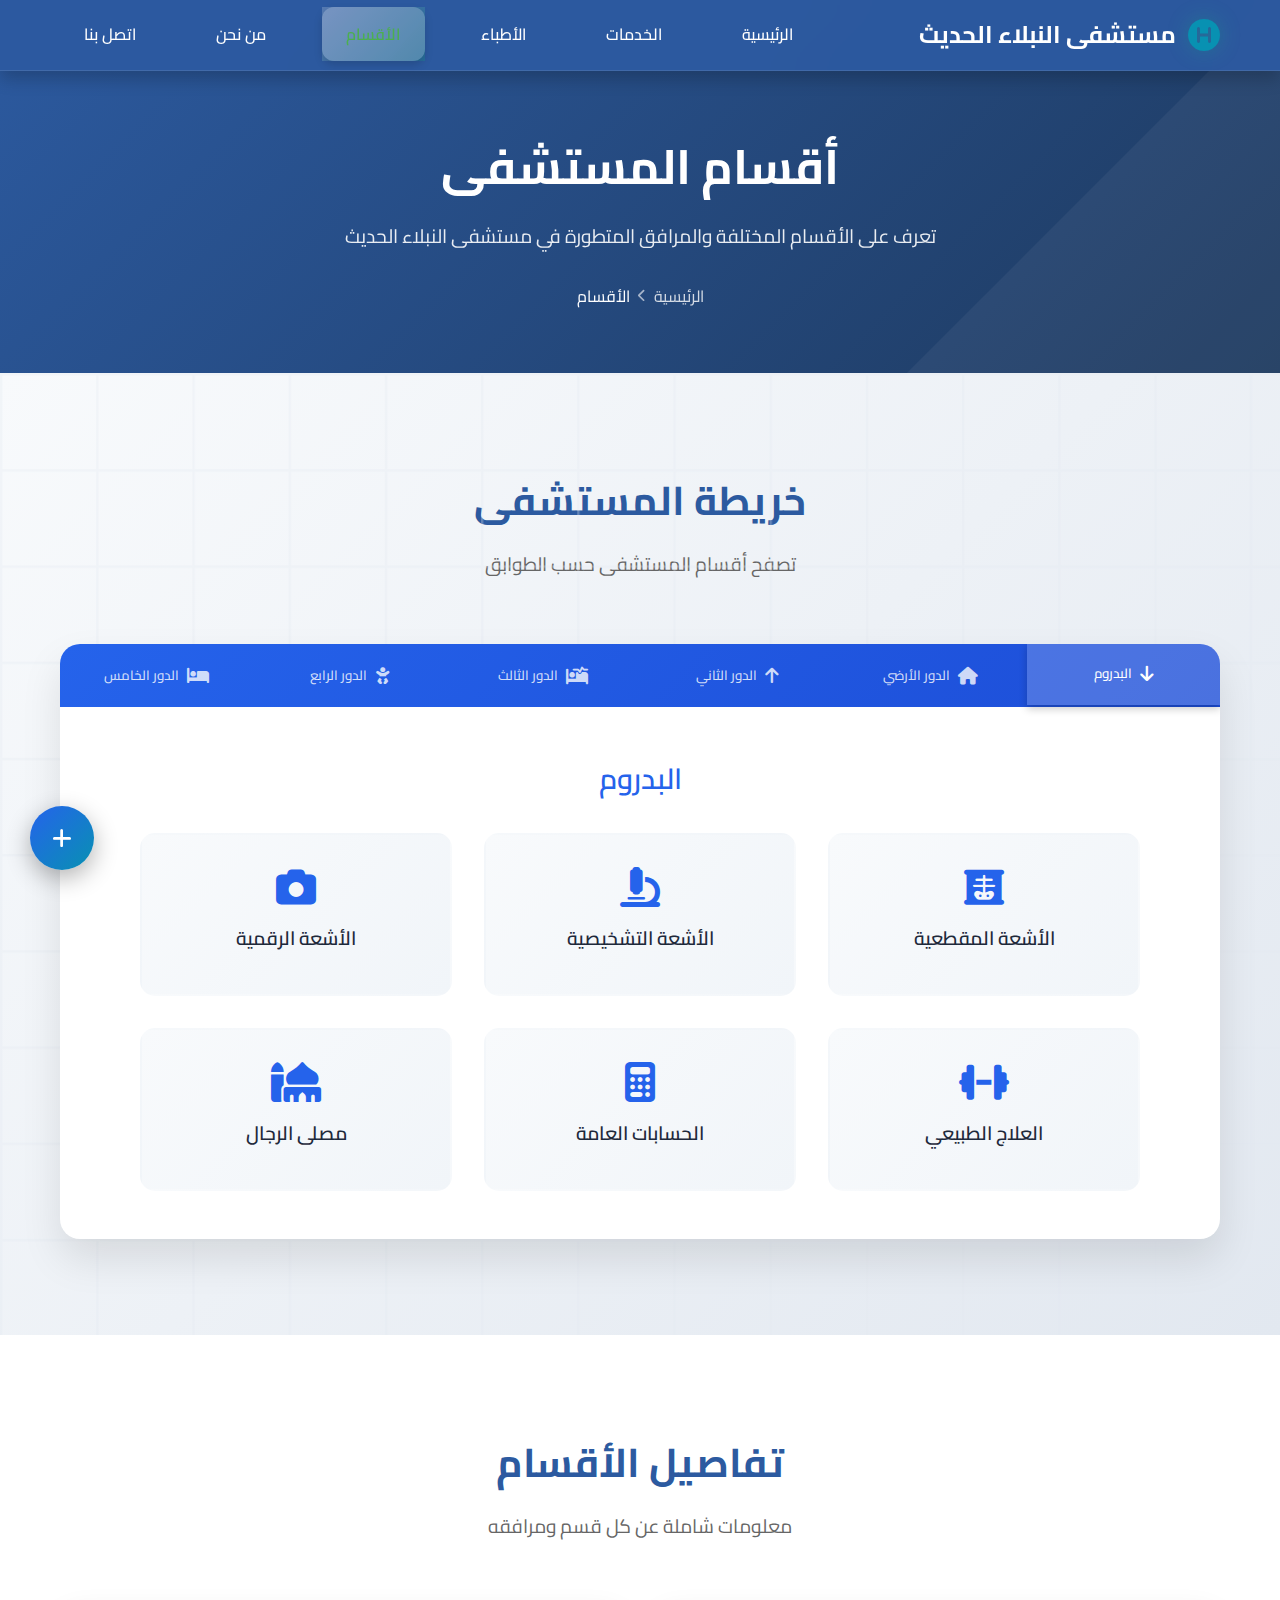
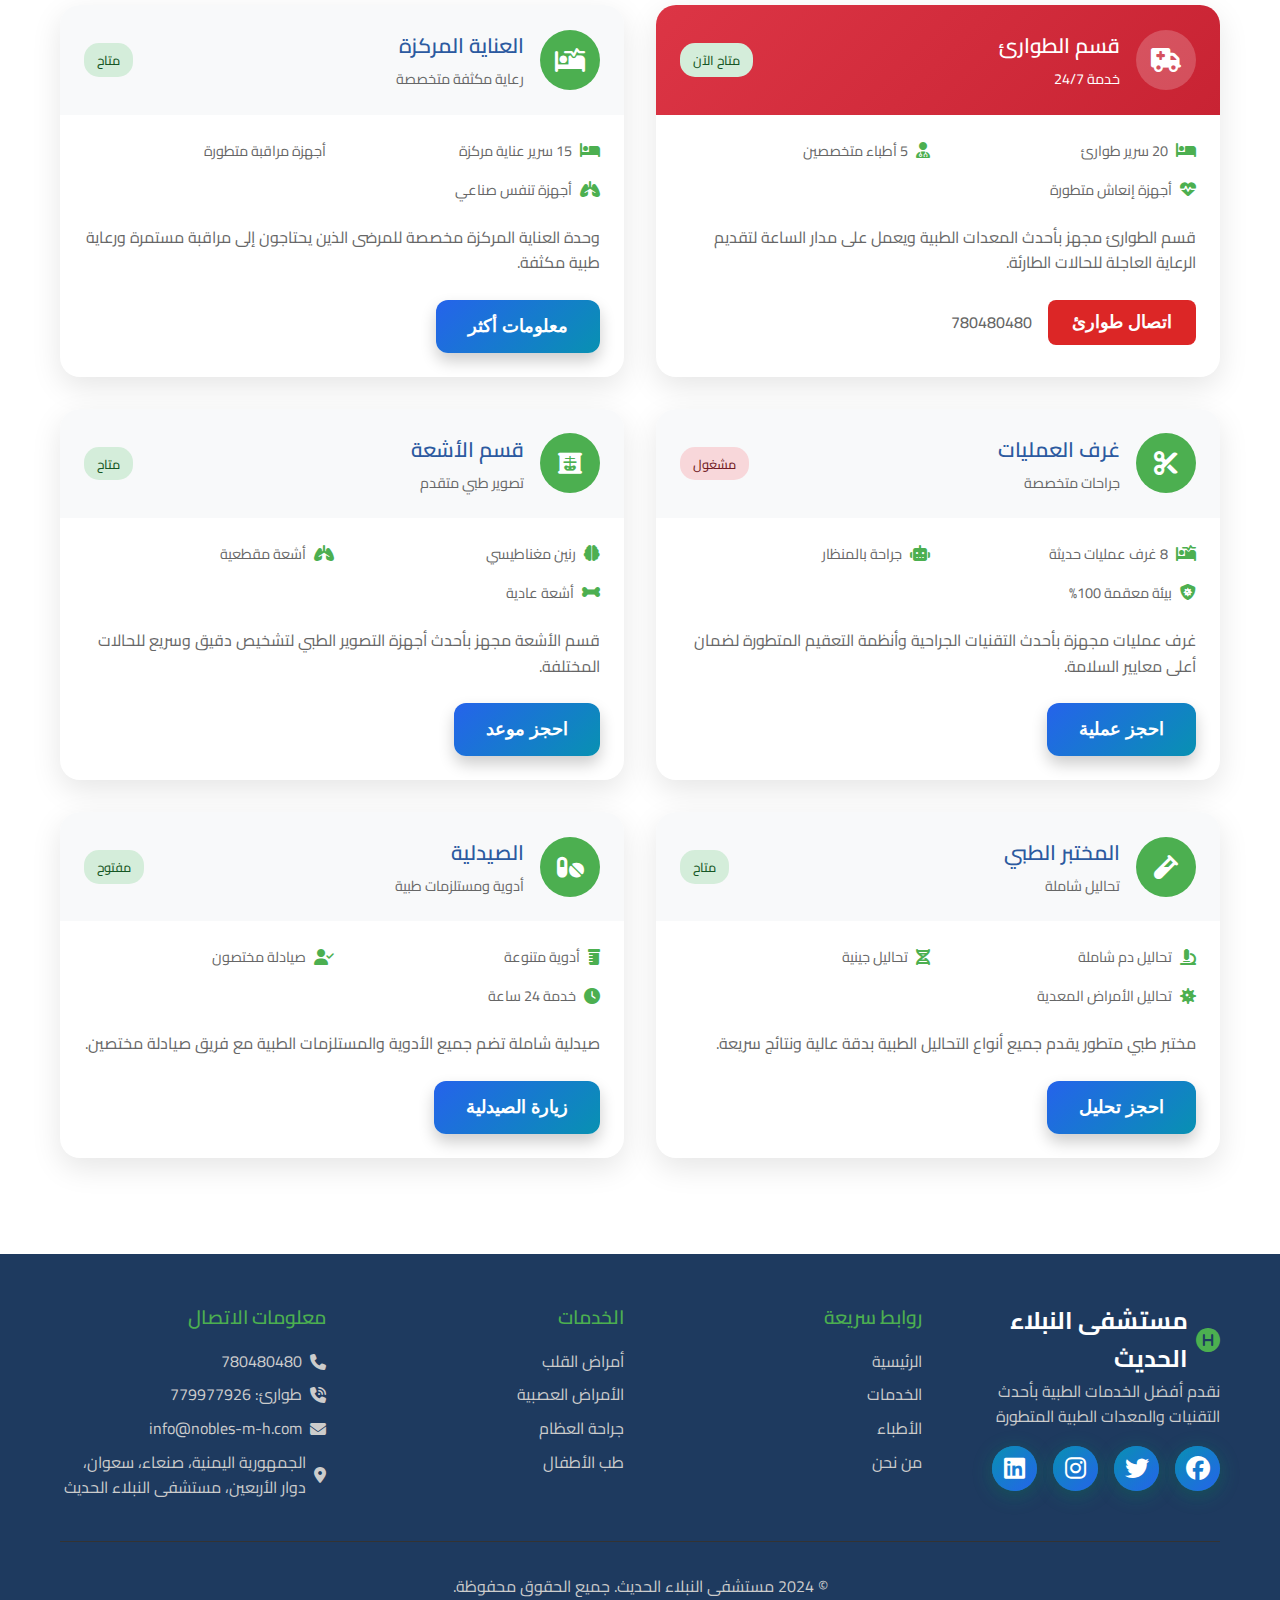
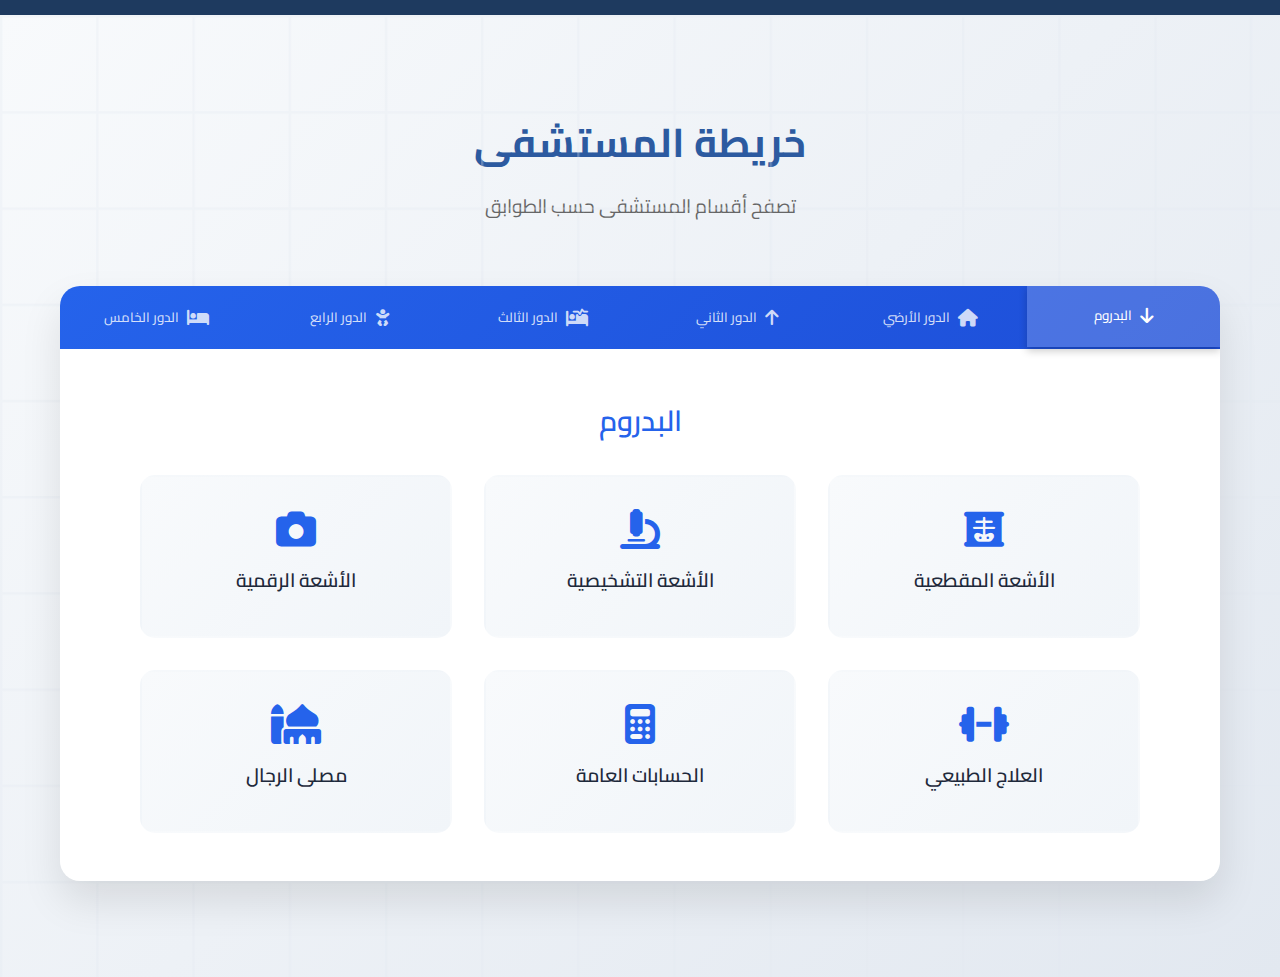
<file: departments.html>
<!DOCTYPE html>
<html lang="ar" dir="rtl">
<head>
    <meta charset="UTF-8">
    <meta name="viewport" content="width=device-width, initial-scale=1.0">
    <title>الأقسام - مستشفى النبلاء الحديث</title>
    <link rel="stylesheet" href="styles.css">
    <link href="https://fonts.googleapis.com/css2?family=Cairo:wght@300;400;600;700&display=swap" rel="stylesheet">
    <link rel="stylesheet" href="https://cdnjs.cloudflare.com/ajax/libs/font-awesome/6.4.0/css/all.min.css">
</head>
<body>
    <!-- Enhanced Medical Background Animation -->
    <div class="medical-background">
        <div class="ecg-line"></div>
        <div class="ecg-line"></div>
        <div class="ecg-line"></div>
        <div class="ecg-line"></div>
        <div class="ecg-line"></div>
        <div class="pulse-circle"></div>
        <div class="pulse-circle"></div>
        <div class="pulse-circle"></div>
        <div class="pulse-circle"></div>
        <div class="pulse-circle"></div>
        <i class="fas fa-heartbeat medical-icon"></i>
        <i class="fas fa-stethoscope medical-icon"></i>
        <i class="fas fa-user-md medical-icon"></i>
        <i class="fas fa-pills medical-icon"></i>
        <i class="fas fa-syringe medical-icon"></i>
        <i class="fas fa-microscope medical-icon"></i>
        <i class="fas fa-dna medical-icon"></i>
        <i class="fas fa-lungs medical-icon"></i>
    </div>
    <!-- Header -->
    <header class="header">
        <nav class="navbar">
            <div class="nav-container">
                <div class="logo">
                    <i class="fas fa-hospital-symbol"></i>
                    <span>مستشفى النبلاء الحديث</span>
                </div>
                <ul class="nav-menu">
                    <li><a href="index.html">الرئيسية</a></li>
                    <li><a href="services.html">الخدمات</a></li>
                    <li><a href="doctors.html">الأطباء</a></li>
                    <li><a href="departments.html" class="active">الأقسام</a></li>
                    <li><a href="about.html">من نحن</a></li>
                    <li><a href="contact.html">اتصل بنا</a></li>
                </ul>
                <div class="hamburger">
                    <span></span>
                    <span></span>
                    <span></span>
                </div>
            </div>
        </nav>
    </header>

    <!-- Page Header -->
    <section class="page-header">
        <div class="container">
            <div class="page-header-content">
                <h1>أقسام المستشفى</h1>
                <p>تعرف على الأقسام المختلفة والمرافق المتطورة في مستشفى النبلاء الحديث</p>
                <div class="breadcrumb">
                    <a href="index.html">الرئيسية</a>
                    <i class="fas fa-chevron-left"></i>
                    <span>الأقسام</span>
                </div>
            </div>
        </div>
    </section>

    <!-- Hospital Map Section -->
    <section class="hospital-map">
        <div class="container">
            <div class="section-header">
                <h2>خريطة المستشفى</h2>
                <p>تصفح أقسام المستشفى حسب الطوابق</p>
            </div>
            
            <div class="map-container">
                <div class="floor-tabs">
                    <button class="floor-tab active" onclick="showFloor('basement')">
                        <i class="fas fa-arrow-down"></i>
                        البدروم
                    </button>
                    <button class="floor-tab" onclick="showFloor('ground')">
                        <i class="fas fa-home"></i>
                        الدور الأرضي
                    </button>
                    <button class="floor-tab" onclick="showFloor('second')">
                        <i class="fas fa-arrow-up"></i>
                        الدور الثاني
                    </button>
                    <button class="floor-tab" onclick="showFloor('third')">
                        <i class="fas fa-procedures"></i>
                        الدور الثالث
                    </button>
                    <button class="floor-tab" onclick="showFloor('fourth')">
                        <i class="fas fa-baby"></i>
                        الدور الرابع
                    </button>
                    <button class="floor-tab" onclick="showFloor('fifth')">
                        <i class="fas fa-bed"></i>
                        الدور الخامس
                    </button>
                </div>
                
                <!-- Basement Floor -->
                <div class="floor-map active" id="basement">
                    <h3>البدروم</h3>
                    <div class="floor-layout">
                        <div class="department-room" data-info="قسم الأشعة المقطعية - أحدث أجهزة التصوير المقطعي">
                            <i class="fas fa-x-ray"></i>
                            <h4>الأشعة المقطعية</h4>
                        </div>
                        <div class="department-room" data-info="قسم الأشعة التشخيصية والتلفزيونية - تشخيص دقيق بأحدث التقنيات">
                            <i class="fas fa-microscope"></i>
                            <h4>الأشعة التشخيصية</h4>
                        </div>
                        <div class="department-room" data-info="قسم الأشعة الرقمية السينية - تصوير رقمي عالي الجودة">
                            <i class="fas fa-camera"></i>
                            <h4>الأشعة الرقمية</h4>
                        </div>
                        <div class="department-room" data-info="قسم العلاج الطبيعي - إعادة التأهيل والعلاج الطبيعي">
                            <i class="fas fa-dumbbell"></i>
                            <h4>العلاج الطبيعي</h4>
                        </div>
                        <div class="department-room" data-info="قسم الحسابات العامة - إدارة الشؤون المالية">
                            <i class="fas fa-calculator"></i>
                            <h4>الحسابات العامة</h4>
                        </div>
                        <div class="department-room" data-info="مصلى خاص بالرجال - مكان مخصص للصلاة">
                            <i class="fas fa-mosque"></i>
                            <h4>مصلى الرجال</h4>
                        </div>
                    </div>
                </div>
                
                <!-- Ground Floor -->
                <div class="floor-map" id="ground">
                    <h3>الدور الأرضي</h3>
                    <div class="floor-layout">
                        <div class="department-room emergency-dept" data-info="قسم الطوارئ العامة - خدمات طوارئ على مدار الساعة">
                            <i class="fas fa-ambulance"></i>
                            <h4>الطوارئ العامة</h4>
                        </div>
                        <div class="department-room" data-info="الصيدلية المركزية - جميع الأدوية والمستلزمات الطبية">
                            <i class="fas fa-pills"></i>
                            <h4>الصيدلية المركزية</h4>
                        </div>
                        <div class="department-room" data-info="الاستقبال والريسبشن - استقبال المرضى والزوار">
                            <i class="fas fa-desk"></i>
                            <h4>الاستقبال</h4>
                        </div>
                        <div class="department-room" data-info="حسابات النزلاء - إدارة حسابات المرضى المقيمين">
                            <i class="fas fa-file-invoice"></i>
                            <h4>حسابات النزلاء</h4>
                        </div>
                        <div class="department-room" data-info="التموين الطبي - إدارة المستلزمات والمعدات الطبية">
                            <i class="fas fa-boxes"></i>
                            <h4>التموين الطبي</h4>
                        </div>
                        <div class="department-room" data-info="كافتيريا مارك - خدمات الطعام والمشروبات">
                            <i class="fas fa-coffee"></i>
                            <h4>كافتيريا مارك</h4>
                        </div>
                        <div class="department-room" data-info="الرهونات والأمانات - حفظ الأمانات والمتعلقات الشخصية">
                            <i class="fas fa-safe"></i>
                            <h4>الرهونات والأمانات</h4>
                        </div>
                    </div>
                </div>
                
                <!-- Second Floor -->
                <div class="floor-map" id="second">
                    <h3>الدور الثاني</h3>
                    <div class="floor-layout">
                        <div class="department-room" data-info="العيادات الخارجية - استشارات طبية متخصصة">
                            <i class="fas fa-user-md"></i>
                            <h4>العيادات الخارجية</h4>
                        </div>
                        <div class="department-room" data-info="المختبر - فحوصات طبية شاملة ودقيقة">
                            <i class="fas fa-flask"></i>
                            <h4>المختبر</h4>
                        </div>
                        <div class="department-room" data-info="الموارد البشرية - إدارة شؤون الموظفين">
                            <i class="fas fa-users"></i>
                            <h4>الموارد البشرية</h4>
                        </div>
                        <div class="department-room" data-info="الصندوق - الخدمات المالية والمحاسبية">
                            <i class="fas fa-cash-register"></i>
                            <h4>الصندوق</h4>
                        </div>
                        <div class="department-room" data-info="الإدارة العامة - إدارة عمليات المستشفى">
                            <i class="fas fa-building"></i>
                            <h4>الإدارة العامة</h4>
                        </div>
                    </div>
                </div>
                
                <!-- Third Floor -->
                <div class="floor-map" id="third">
                    <h3>الدور الثالث</h3>
                    <div class="floor-layout">
                        <div class="department-room" data-info="قسم العمليات - غرف عمليات مجهزة بأحدث التقنيات">
                            <i class="fas fa-procedures"></i>
                            <h4>قسم العمليات</h4>
                        </div>
                        <div class="department-room" data-info="صيدلية العمليات - أدوية ومستلزمات العمليات الجراحية">
                            <i class="fas fa-prescription-bottle"></i>
                            <h4>صيدلية العمليات</h4>
                        </div>
                        <div class="department-room" data-info="الصيدلية الداخلية - خدمات صيدلانية للمرضى المقيمين">
                            <i class="fas fa-capsules"></i>
                            <h4>الصيدلية الداخلية</h4>
                        </div>
                        <div class="department-room" data-info="قسم الرقود الخاص - غرف إقامة مريحة ومجهزة">
                            <i class="fas fa-bed"></i>
                            <h4>الرقود الخاص</h4>
                        </div>
                    </div>
                </div>
                
                <!-- Fourth Floor -->
                <div class="floor-map" id="fourth">
                    <h3>الدور الرابع</h3>
                    <div class="floor-layout">
                        <div class="department-room" data-info="قسم الولادة - رعاية شاملة للأمهات والمواليد">
                            <i class="fas fa-baby-carriage"></i>
                            <h4>قسم الولادة</h4>
                        </div>
                        <div class="department-room" data-info="قسم الحضانة - رعاية متخصصة للأطفال حديثي الولادة">
                            <i class="fas fa-baby"></i>
                            <h4>قسم الحضانة</h4>
                        </div>
                        <div class="department-room" data-info="قسم العناية المركزة - رعاية طبية مكثفة على مدار الساعة">
                            <i class="fas fa-heartbeat"></i>
                            <h4>العناية المركزة</h4>
                        </div>
                    </div>
                </div>
                
                <!-- Fifth Floor -->
                <div class="floor-map" id="fifth">
                    <h3>الدور الخامس</h3>
                    <div class="floor-layout">
                        <div class="department-room" data-info="الرقود العام - غرف إقامة مريحة للمرضى">
                            <i class="fas fa-procedures"></i>
                            <h4>الرقود العام</h4>
                        </div>
                        <div class="department-room" data-info="الرقود الخاص - غرف فاخرة مع خدمات متميزة">
                            <i class="fas fa-crown"></i>
                            <h4>الرقود الخاص</h4>
                        </div>
                        <div class="department-room" data-info="الأجنحة الفاخرة - أجنحة مجهزة بأعلى معايير الراحة">
                            <i class="fas fa-gem"></i>
                            <h4>الأجنحة الفاخرة</h4>
                        </div>
                    </div>
                </div>
            </div>
            
            <!-- Department Info Tooltip -->
            <div class="department-tooltip" id="departmentTooltip">
                <div class="tooltip-content"></div>
            </div>
        </div>
    </section>

    
    
    <!-- Departments Details -->
    <section class="departments-details">
        <div class="container">
            <div class="section-header">
                <h2>تفاصيل الأقسام</h2>
                <p>معلومات شاملة عن كل قسم ومرافقه</p>
            </div>
            
            <div class="departments-grid">
                <!-- Emergency Department -->
                <div class="department-card emergency-dept">
                    <div class="dept-header">
                        <div class="dept-icon">
                            <i class="fas fa-ambulance"></i>
                        </div>
                        <div class="dept-info">
                            <h3>قسم الطوارئ</h3>
                            <p>خدمة 24/7</p>
                        </div>
                        <div class="dept-status">
                            <span class="status-badge active">متاح الآن</span>
                        </div>
                    </div>
                    <div class="dept-content">
                        <div class="dept-features">
                            <div class="feature-item">
                                <i class="fas fa-bed"></i>
                                <span>20 سرير طوارئ</span>
                            </div>
                            <div class="feature-item">
                                <i class="fas fa-user-md"></i>
                                <span>5 أطباء متخصصين</span>
                            </div>
                            <div class="feature-item">
                                <i class="fas fa-heartbeat"></i>
                                <span>أجهزة إنعاش متطورة</span>
                            </div>
                        </div>
                        <div class="dept-description">
                            <p>قسم الطوارئ مجهز بأحدث المعدات الطبية ويعمل على مدار الساعة لتقديم الرعاية العاجلة للحالات الطارئة.</p>
                        </div>
                        <div class="dept-contact">
                            <button class="btn btn-emergency">اتصال طوارئ</button>
                            <span class="phone-number">780480480</span>
                        </div>
                    </div>
                </div>

                <!-- ICU Department -->
                <div class="department-card">
                    <div class="dept-header">
                        <div class="dept-icon">
                            <i class="fas fa-procedures"></i>
                        </div>
                        <div class="dept-info">
                            <h3>العناية المركزة</h3>
                            <p>رعاية مكثفة متخصصة</p>
                        </div>
                        <div class="dept-status">
                            <span class="status-badge active">متاح</span>
                        </div>
                    </div>
                    <div class="dept-content">
                        <div class="dept-features">
                            <div class="feature-item">
                                <i class="fas fa-bed"></i>
                                <span>15 سرير عناية مركزة</span>
                            </div>
                            <div class="feature-item">
                                <i class="fas fa-monitor-heart-rate"></i>
                                <span>أجهزة مراقبة متطورة</span>
                            </div>
                            <div class="feature-item">
                                <i class="fas fa-lungs"></i>
                                <span>أجهزة تنفس صناعي</span>
                            </div>
                        </div>
                        <div class="dept-description">
                            <p>وحدة العناية المركزة مخصصة للمرضى الذين يحتاجون إلى مراقبة مستمرة ورعاية طبية مكثفة.</p>
                        </div>
                        <div class="dept-contact">
                            <button class="btn btn-primary">معلومات أكثر</button>
                        </div>
                    </div>
                </div>

                <!-- Surgery Department -->
                <div class="department-card">
                    <div class="dept-header">
                        <div class="dept-icon">
                            <i class="fas fa-cut"></i>
                        </div>
                        <div class="dept-info">
                            <h3>غرف العمليات</h3>
                            <p>جراحات متخصصة</p>
                        </div>
                        <div class="dept-status">
                            <span class="status-badge busy">مشغول</span>
                        </div>
                    </div>
                    <div class="dept-content">
                        <div class="dept-features">
                            <div class="feature-item">
                                <i class="fas fa-procedures"></i>
                                <span>8 غرف عمليات حديثة</span>
                            </div>
                            <div class="feature-item">
                                <i class="fas fa-robot"></i>
                                <span>جراحة بالمنظار</span>
                            </div>
                            <div class="feature-item">
                                <i class="fas fa-shield-virus"></i>
                                <span>بيئة معقمة 100%</span>
                            </div>
                        </div>
                        <div class="dept-description">
                            <p>غرف عمليات مجهزة بأحدث التقنيات الجراحية وأنظمة التعقيم المتطورة لضمان أعلى معايير السلامة.</p>
                        </div>
                        <div class="dept-contact">
                            <button class="btn btn-primary">احجز عملية</button>
                        </div>
                    </div>
                </div>

                <!-- Radiology Department -->
                <div class="department-card">
                    <div class="dept-header">
                        <div class="dept-icon">
                            <i class="fas fa-x-ray"></i>
                        </div>
                        <div class="dept-info">
                            <h3>قسم الأشعة</h3>
                            <p>تصوير طبي متقدم</p>
                        </div>
                        <div class="dept-status">
                            <span class="status-badge active">متاح</span>
                        </div>
                    </div>
                    <div class="dept-content">
                        <div class="dept-features">
                            <div class="feature-item">
                                <i class="fas fa-brain"></i>
                                <span>رنين مغناطيسي</span>
                            </div>
                            <div class="feature-item">
                                <i class="fas fa-lungs"></i>
                                <span>أشعة مقطعية</span>
                            </div>
                            <div class="feature-item">
                                <i class="fas fa-bone"></i>
                                <span>أشعة عادية</span>
                            </div>
                        </div>
                        <div class="dept-description">
                            <p>قسم الأشعة مجهز بأحدث أجهزة التصوير الطبي لتشخيص دقيق وسريع للحالات المختلفة.</p>
                        </div>
                        <div class="dept-contact">
                            <button class="btn btn-primary">احجز موعد</button>
                        </div>
                    </div>
                </div>

                <!-- Laboratory -->
                <div class="department-card">
                    <div class="dept-header">
                        <div class="dept-icon">
                            <i class="fas fa-vial"></i>
                        </div>
                        <div class="dept-info">
                            <h3>المختبر الطبي</h3>
                            <p>تحاليل شاملة</p>
                        </div>
                        <div class="dept-status">
                            <span class="status-badge active">متاح</span>
                        </div>
                    </div>
                    <div class="dept-content">
                        <div class="dept-features">
                            <div class="feature-item">
                                <i class="fas fa-microscope"></i>
                                <span>تحاليل دم شاملة</span>
                            </div>
                            <div class="feature-item">
                                <i class="fas fa-dna"></i>
                                <span>تحاليل جينية</span>
                            </div>
                            <div class="feature-item">
                                <i class="fas fa-virus"></i>
                                <span>تحاليل الأمراض المعدية</span>
                            </div>
                        </div>
                        <div class="dept-description">
                            <p>مختبر طبي متطور يقدم جميع أنواع التحاليل الطبية بدقة عالية ونتائج سريعة.</p>
                        </div>
                        <div class="dept-contact">
                            <button class="btn btn-primary">احجز تحليل</button>
                        </div>
                    </div>
                </div>

                <!-- Pharmacy -->
                <div class="department-card">
                    <div class="dept-header">
                        <div class="dept-icon">
                            <i class="fas fa-pills"></i>
                        </div>
                        <div class="dept-info">
                            <h3>الصيدلية</h3>
                            <p>أدوية ومستلزمات طبية</p>
                        </div>
                        <div class="dept-status">
                            <span class="status-badge active">مفتوح</span>
                        </div>
                    </div>
                    <div class="dept-content">
                        <div class="dept-features">
                            <div class="feature-item">
                                <i class="fas fa-prescription-bottle"></i>
                                <span>أدوية متنوعة</span>
                            </div>
                            <div class="feature-item">
                                <i class="fas fa-user-check"></i>
                                <span>صيادلة مختصون</span>
                            </div>
                            <div class="feature-item">
                                <i class="fas fa-clock"></i>
                                <span>خدمة 24 ساعة</span>
                            </div>
                        </div>
                        <div class="dept-description">
                            <p>صيدلية شاملة تضم جميع الأدوية والمستلزمات الطبية مع فريق صيادلة مختصين.</p>
                        </div>
                        <div class="dept-contact">
                            <button class="btn btn-primary">زيارة الصيدلية</button>
                        </div>
                    </div>
                </div>
            </div>
        </div>
    </section>

    <!-- Facilities 
    <section class="facilities-section">
        <div class="container">
            <div class="section-header">
                <h2>المرافق والخدمات</h2>
                <p>مرافق متطورة لراحة المرضى وذويهم</p>
            </div>
            
            <div class="facilities-grid">
                <div class="facility-card">
                    <div class="facility-icon">
                        <i class="fas fa-wifi"></i>
                    </div>
                    <h4>إنترنت مجاني</h4>
                    <p>خدمة واي فاي مجانية في جميع أنحاء المستشفى</p>
                </div>
                
                <div class="facility-card">
                    <div class="facility-icon">
                        <i class="fas fa-car"></i>
                    </div>
                    <h4>مواقف سيارات</h4>
                    <p>مواقف واسعة ومجانية للمرضى والزوار</p>
                </div>
                
                <div class="facility-card">
                    <div class="facility-icon">
                        <i class="fas fa-coffee"></i>
                    </div>
                    <h4>كافتيريا</h4>
                    <p>كافتيريا حديثة تقدم وجبات صحية ومشروبات</p>
                </div>
                
                <div class="facility-card">
                    <div class="facility-icon">
                        <i class="fas fa-pray"></i>
                    </div>
                    <h4>مصلى</h4>
                    <p>مصلى مجهز للرجال والنساء</p>
                </div>
                
                <div class="facility-card">
                    <div class="facility-icon">
                        <i class="fas fa-baby"></i>
                    </div>
                    <h4>غرفة الأطفال</h4>
                    <p>منطقة لعب آمنة ومريحة للأطفال</p>
                </div>
                
                <div class="facility-card">
                    <div class="facility-icon">
                        <i class="fas fa-wheelchair"></i>
                    </div>
                    <h4>مرافق للمعاقين</h4>
                    <p>مرافق مصممة خصيصاً لذوي الاحتياجات الخاصة</p>
                </div>
            </div>
        </div>
    </section>
    -->

    <!-- Footer -->
    <footer class="footer">
        <div class="container">
            <div class="footer-content">
                <div class="footer-section">
                    <div class="footer-logo">
                        <i class="fas fa-hospital-symbol"></i>
                        <span>مستشفى النبلاء الحديث</span>
                    </div>
                    <p>نقدم أفضل الخدمات الطبية بأحدث التقنيات والمعدات الطبية المتطورة</p>
                    <div class="social-links">
                        <a href="#"><i class="fab fa-facebook"></i></a>
                        <a href="#"><i class="fab fa-twitter"></i></a>
                        <a href="#"><i class="fab fa-instagram"></i></a>
                        <a href="#"><i class="fab fa-linkedin"></i></a>
                    </div>
                </div>
                <div class="footer-section">
                    <h3>روابط سريعة</h3>
                    <ul>
                        <li><a href="index.html">الرئيسية</a></li>
                        <li><a href="services.html">الخدمات</a></li>
                        <li><a href="doctors.html">الأطباء</a></li>
                        <li><a href="about.html">من نحن</a></li>
                    </ul>
                </div>
                <div class="footer-section">
                    <h3>الخدمات</h3>
                    <ul>
                        <li><a href="#">أمراض القلب</a></li>
                        <li><a href="#">الأمراض العصبية</a></li>
                        <li><a href="#">جراحة العظام</a></li>
                        <li><a href="#">طب الأطفال</a></li>
                    </ul>
                </div>
                <div class="footer-section">
                    <h3>معلومات الاتصال</h3>
                    <div class="footer-contact">
                        <p><i class="fas fa-phone"></i> 780480480</p>
                        <p><i class="fas fa-phone-volume"></i> طوارئ: 779977926</p>
                        <p><i class="fas fa-envelope"></i> info@nobles-m-h.com</p>
                        <p><i class="fas fa-map-marker-alt"></i> الجمهورية اليمنية، صنعاء، سعوان، دوار الأربعين، مستشفى النبلاء الحديث</p>
                    </div>
                </div>
            </div>
            <div class="footer-bottom">
                <p>&copy; 2024 مستشفى النبلاء الحديث. جميع الحقوق محفوظة.</p>
            </div>
        </div>
    </footer>

    <!-- Floating Action Button -->
    <div class="floating-action-container">
        <div class="floating-actions" id="floatingActions">
            <div class="floating-btn-wrapper">
                <button class="floating-btn call-btn" onclick="makeCall()" title="اتصال خط ساخن" aria-label="اتصال خط ساخن 780480480">
                    <i class="fas fa-phone"></i>
                </button>
                <span class="floating-btn-label">اتصال خط ساخن</span>
            </div>
            <div class="floating-btn-wrapper">
                <button class="floating-btn whatsapp-btn" onclick="openWhatsApp()" title="واتس اب" aria-label="واتس اب 780480480">
                    <i class="fab fa-whatsapp"></i>
                </button>
                <span class="floating-btn-label">واتس اب</span>
            </div>
            <div class="floating-btn-wrapper">
                <button class="floating-btn reservation-btn" onclick="showReservationModal()" title="حجز موعد" aria-label="حجز موعد">
                    <i class="fas fa-calendar-plus"></i>
                </button>
                <span class="floating-btn-label">حجز موعد</span>
            </div>
        </div>
        <button class="floating-main-btn" onclick="toggleFloatingActions()" id="floatingMainBtn">
            <i class="fas fa-plus"></i>
        </button>
    </div> 


    
    <!-- Hospital Map Section -->
    <section class="hospital-map">
        <div class="container">
            <div class="section-header">
                <h2>خريطة المستشفى</h2>
                <p>تصفح أقسام المستشفى حسب الطوابق</p>
            </div>
            
            <div class="map-container">
                <div class="floor-tabs">
                    <button class="floor-tab active" onclick="showFloor('basement')">
                        <i class="fas fa-arrow-down"></i>
                        البدروم
                    </button>
                    <button class="floor-tab" onclick="showFloor('ground')">
                        <i class="fas fa-home"></i>
                        الدور الأرضي
                    </button>
                    <button class="floor-tab" onclick="showFloor('second')">
                        <i class="fas fa-arrow-up"></i>
                        الدور الثاني
                    </button>
                    <button class="floor-tab" onclick="showFloor('third')">
                        <i class="fas fa-procedures"></i>
                        الدور الثالث
                    </button>
                    <button class="floor-tab" onclick="showFloor('fourth')">
                        <i class="fas fa-baby"></i>
                        الدور الرابع
                    </button>
                    <button class="floor-tab" onclick="showFloor('fifth')">
                        <i class="fas fa-bed"></i>
                        الدور الخامس
                    </button>
                </div>
                
                <!-- Basement Floor -->
                <div class="floor-map active" id="basement">
                    <h3>البدروم</h3>
                    <div class="floor-layout">
                        <div class="department-room" data-info="قسم الأشعة المقطعية - أحدث أجهزة التصوير المقطعي">
                            <i class="fas fa-x-ray"></i>
                            <h4>الأشعة المقطعية</h4>
                        </div>
                        <div class="department-room" data-info="قسم الأشعة التشخيصية والتلفزيونية - تشخيص دقيق بأحدث التقنيات">
                            <i class="fas fa-microscope"></i>
                            <h4>الأشعة التشخيصية</h4>
                        </div>
                        <div class="department-room" data-info="قسم الأشعة الرقمية السينية - تصوير رقمي عالي الجودة">
                            <i class="fas fa-camera"></i>
                            <h4>الأشعة الرقمية</h4>
                        </div>
                        <div class="department-room" data-info="قسم العلاج الطبيعي - إعادة التأهيل والعلاج الطبيعي">
                            <i class="fas fa-dumbbell"></i>
                            <h4>العلاج الطبيعي</h4>
                        </div>
                        <div class="department-room" data-info="قسم الحسابات العامة - إدارة الشؤون المالية">
                            <i class="fas fa-calculator"></i>
                            <h4>الحسابات العامة</h4>
                        </div>
                        <div class="department-room" data-info="مصلى خاص بالرجال - مكان مخصص للصلاة">
                            <i class="fas fa-mosque"></i>
                            <h4>مصلى الرجال</h4>
                        </div>
                    </div>
                </div>
                
                <!-- Ground Floor -->
                <div class="floor-map" id="ground">
                    <h3>الدور الأرضي</h3>
                    <div class="floor-layout">
                        <div class="department-room emergency-dept" data-info="قسم الطوارئ العامة - خدمات طوارئ على مدار الساعة">
                            <i class="fas fa-ambulance"></i>
                            <h4>الطوارئ العامة</h4>
                        </div>
                        <div class="department-room" data-info="الصيدلية المركزية - جميع الأدوية والمستلزمات الطبية">
                            <i class="fas fa-pills"></i>
                            <h4>الصيدلية المركزية</h4>
                        </div>
                        <div class="department-room" data-info="الاستقبال والريسبشن - استقبال المرضى والزوار">
                            <i class="fas fa-desk"></i>
                            <h4>الاستقبال</h4>
                        </div>
                        <div class="department-room" data-info="حسابات النزلاء - إدارة حسابات المرضى المقيمين">
                            <i class="fas fa-file-invoice"></i>
                            <h4>حسابات النزلاء</h4>
                        </div>
                        <div class="department-room" data-info="التموين الطبي - إدارة المستلزمات والمعدات الطبية">
                            <i class="fas fa-boxes"></i>
                            <h4>التموين الطبي</h4>
                        </div>
                        <div class="department-room" data-info="كافتيريا مارك - خدمات الطعام والمشروبات">
                            <i class="fas fa-coffee"></i>
                            <h4>كافتيريا مارك</h4>
                        </div>
                        <div class="department-room" data-info="الرهونات والأمانات - حفظ الأمانات والمتعلقات الشخصية">
                            <i class="fas fa-safe"></i>
                            <h4>الرهونات والأمانات</h4>
                        </div>
                    </div>
                </div>
                
                <!-- Second Floor -->
                <div class="floor-map" id="second">
                    <h3>الدور الثاني</h3>
                    <div class="floor-layout">
                        <div class="department-room" data-info="العيادات الخارجية - استشارات طبية متخصصة">
                            <i class="fas fa-user-md"></i>
                            <h4>العيادات الخارجية</h4>
                        </div>
                        <div class="department-room" data-info="المختبر - فحوصات طبية شاملة ودقيقة">
                            <i class="fas fa-flask"></i>
                            <h4>المختبر</h4>
                        </div>
                        <div class="department-room" data-info="الموارد البشرية - إدارة شؤون الموظفين">
                            <i class="fas fa-users"></i>
                            <h4>الموارد البشرية</h4>
                        </div>
                        <div class="department-room" data-info="الصندوق - الخدمات المالية والمحاسبية">
                            <i class="fas fa-cash-register"></i>
                            <h4>الصندوق</h4>
                        </div>
                        <div class="department-room" data-info="الإدارة العامة - إدارة عمليات المستشفى">
                            <i class="fas fa-building"></i>
                            <h4>الإدارة العامة</h4>
                        </div>
                    </div>
                </div>
                
                <!-- Third Floor -->
                <div class="floor-map" id="third">
                    <h3>الدور الثالث</h3>
                    <div class="floor-layout">
                        <div class="department-room" data-info="قسم العمليات - غرف عمليات مجهزة بأحدث التقنيات">
                            <i class="fas fa-procedures"></i>
                            <h4>قسم العمليات</h4>
                        </div>
                        <div class="department-room" data-info="صيدلية العمليات - أدوية ومستلزمات العمليات الجراحية">
                            <i class="fas fa-prescription-bottle"></i>
                            <h4>صيدلية العمليات</h4>
                        </div>
                        <div class="department-room" data-info="الصيدلية الداخلية - خدمات صيدلانية للمرضى المقيمين">
                            <i class="fas fa-capsules"></i>
                            <h4>الصيدلية الداخلية</h4>
                        </div>
                        <div class="department-room" data-info="قسم الرقود الخاص - غرف إقامة مريحة ومجهزة">
                            <i class="fas fa-bed"></i>
                            <h4>الرقود الخاص</h4>
                        </div>
                    </div>
                </div>
                
                <!-- Fourth Floor -->
                <div class="floor-map" id="fourth">
                    <h3>الدور الرابع</h3>
                    <div class="floor-layout">
                        <div class="department-room" data-info="قسم الولادة - رعاية شاملة للأمهات والمواليد">
                            <i class="fas fa-baby-carriage"></i>
                            <h4>قسم الولادة</h4>
                        </div>
                        <div class="department-room" data-info="قسم الحضانة - رعاية متخصصة للأطفال حديثي الولادة">
                            <i class="fas fa-baby"></i>
                            <h4>قسم الحضانة</h4>
                        </div>
                        <div class="department-room" data-info="قسم العناية المركزة - رعاية طبية مكثفة على مدار الساعة">
                            <i class="fas fa-heartbeat"></i>
                            <h4>العناية المركزة</h4>
                        </div>
                    </div>
                </div>
                
                <!-- Fifth Floor -->
                <div class="floor-map" id="fifth">
                    <h3>الدور الخامس</h3>
                    <div class="floor-layout">
                        <div class="department-room" data-info="الرقود العام - غرف إقامة مريحة للمرضى">
                            <i class="fas fa-procedures"></i>
                            <h4>الرقود العام</h4>
                        </div>
                        <div class="department-room" data-info="الرقود الخاص - غرف فاخرة مع خدمات متميزة">
                            <i class="fas fa-crown"></i>
                            <h4>الرقود الخاص</h4>
                        </div>
                        <div class="department-room" data-info="الأجنحة الفاخرة - أجنحة مجهزة بأعلى معايير الراحة">
                            <i class="fas fa-gem"></i>
                            <h4>الأجنحة الفاخرة</h4>
                        </div>
                    </div>
                </div>
            </div>
            
            <!-- Department Info Tooltip -->
            <div class="department-tooltip" id="departmentTooltip">
                <div class="tooltip-content"></div>
            </div>
        </div>
    </section>


    <script src="script.js"></script>
</body>
</html>
</file>
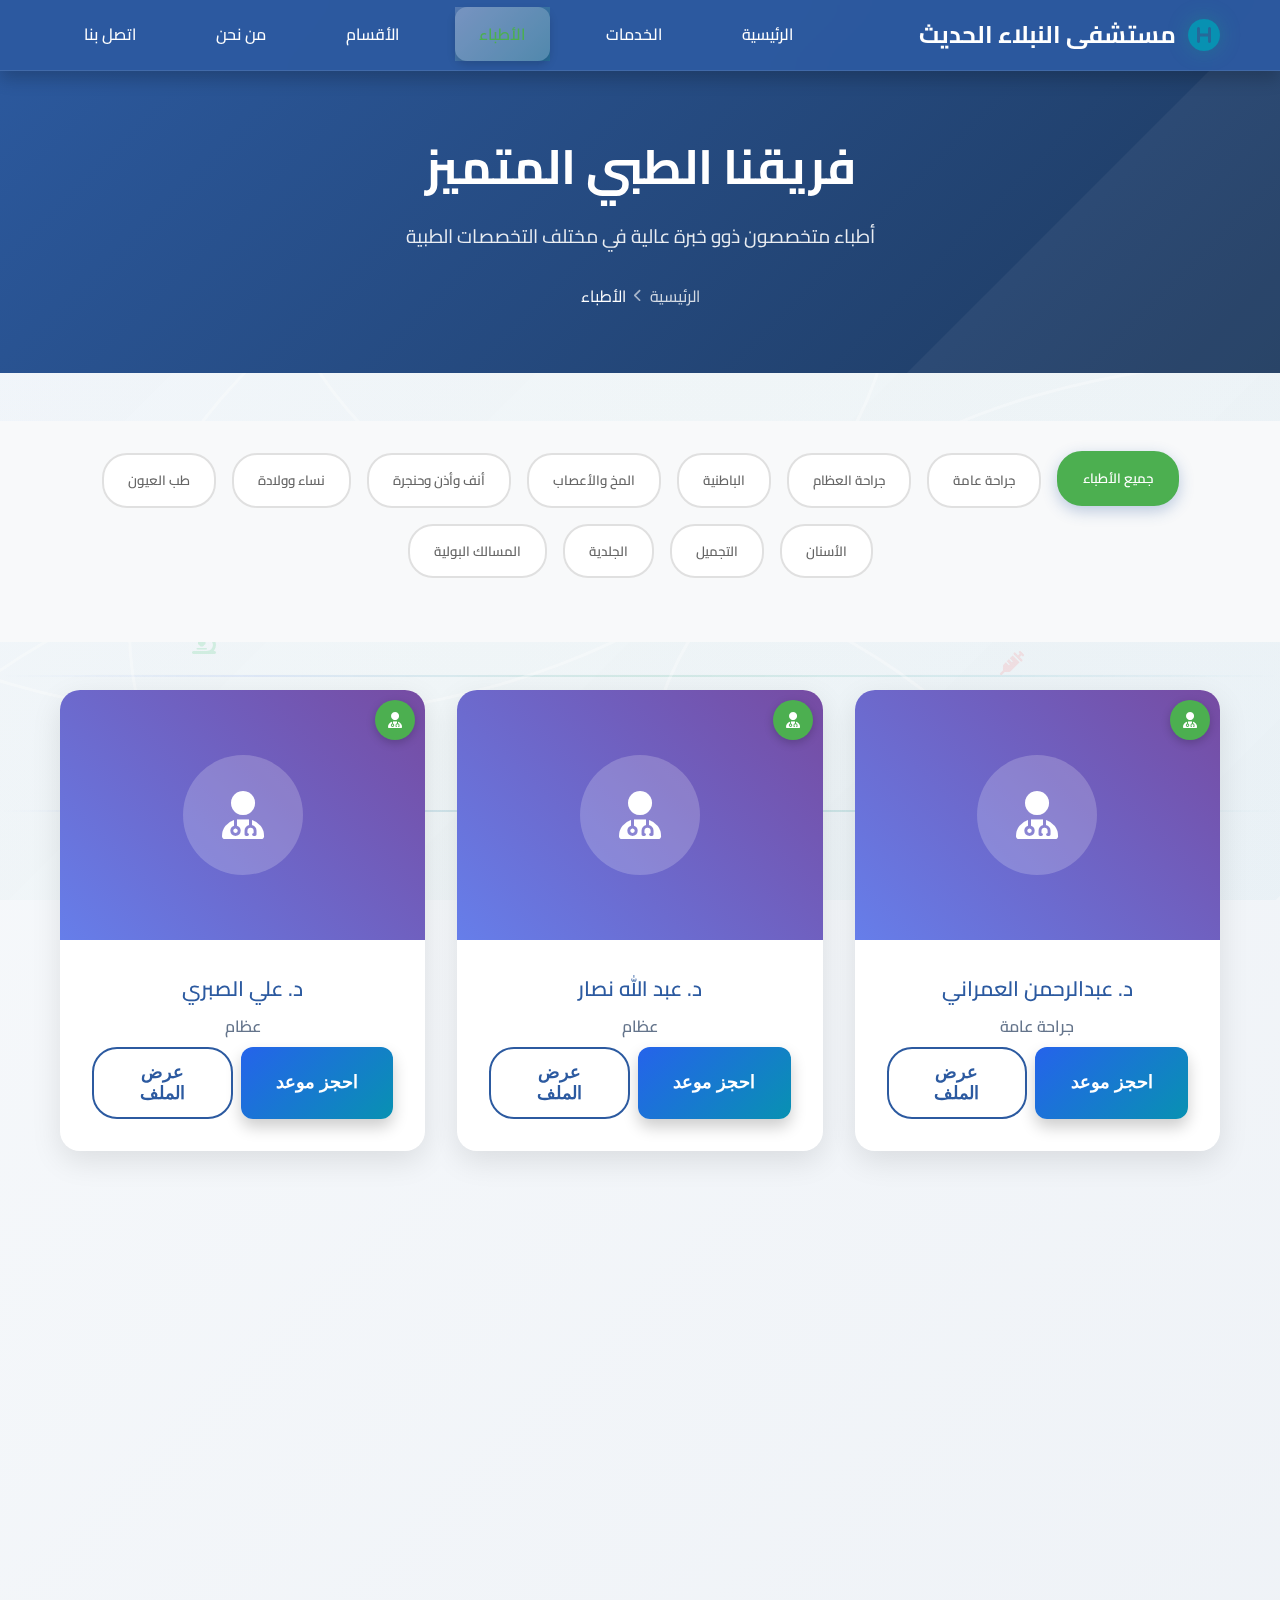
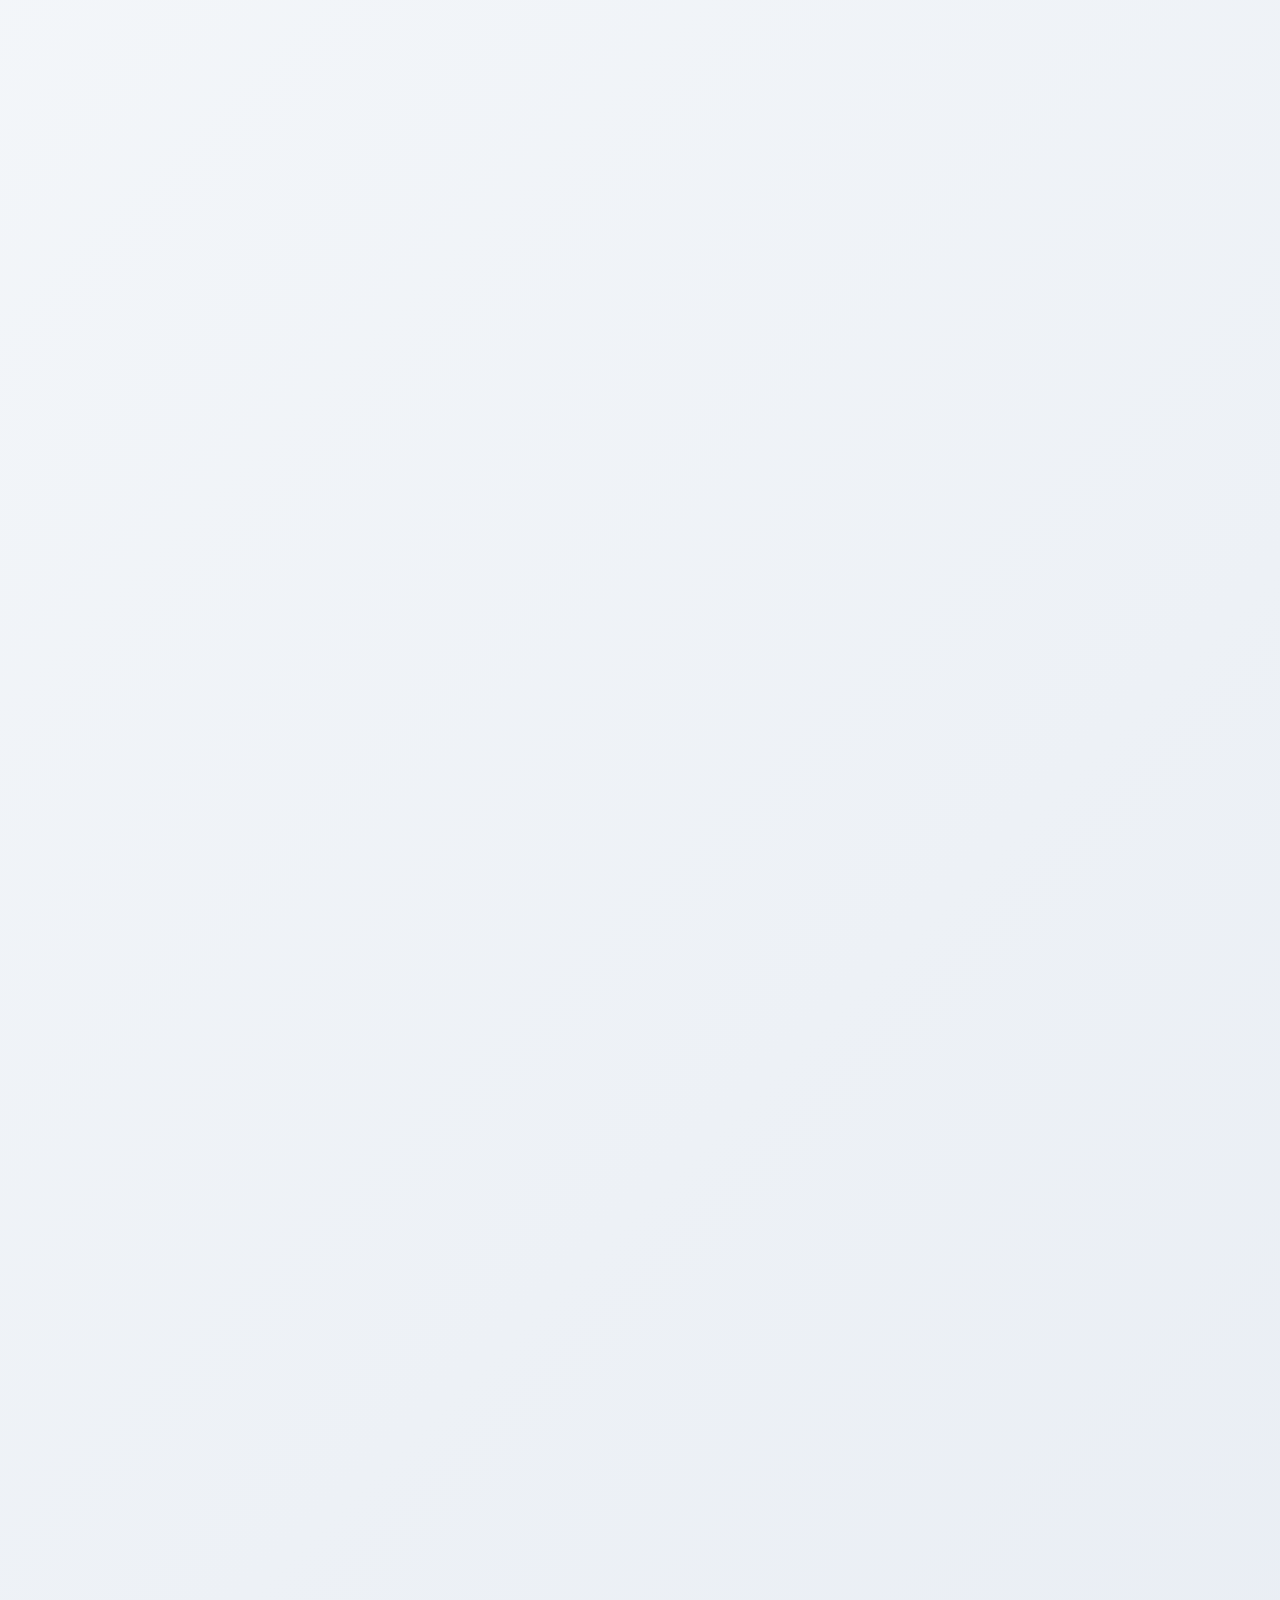
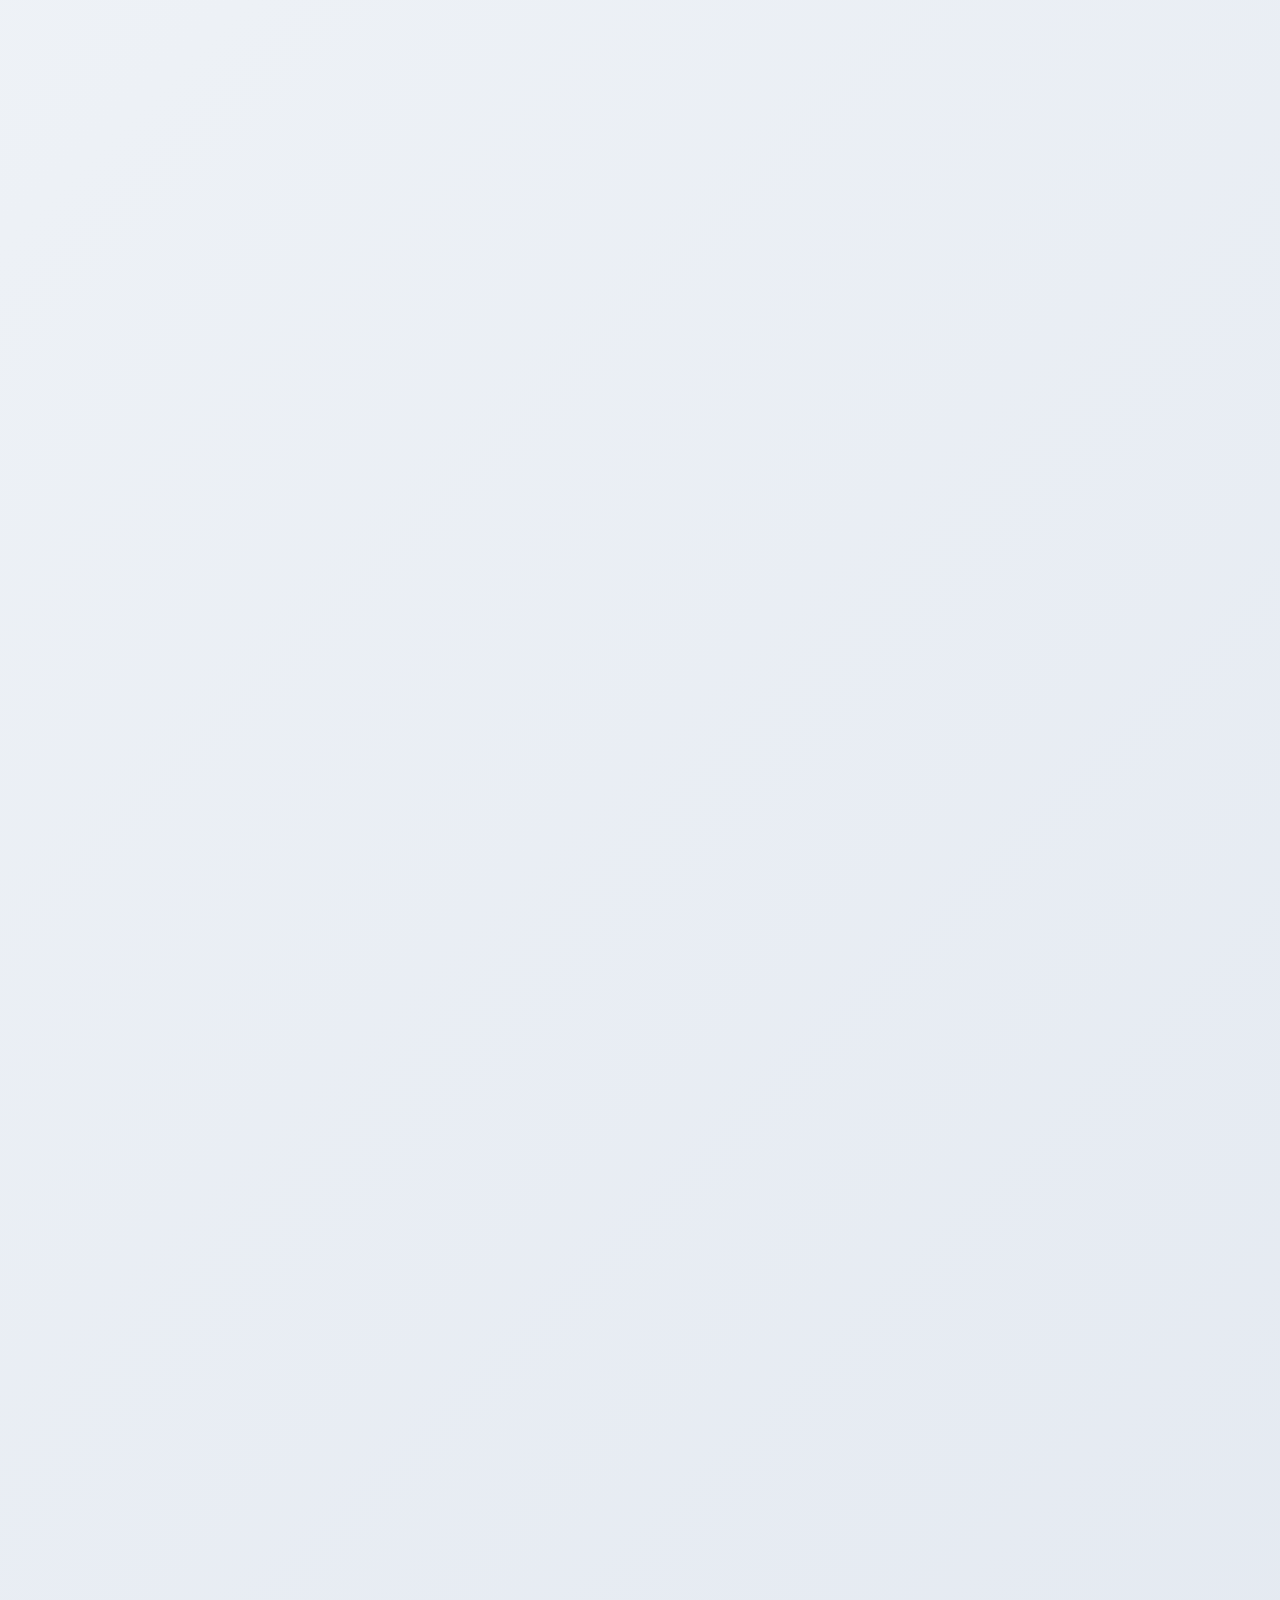
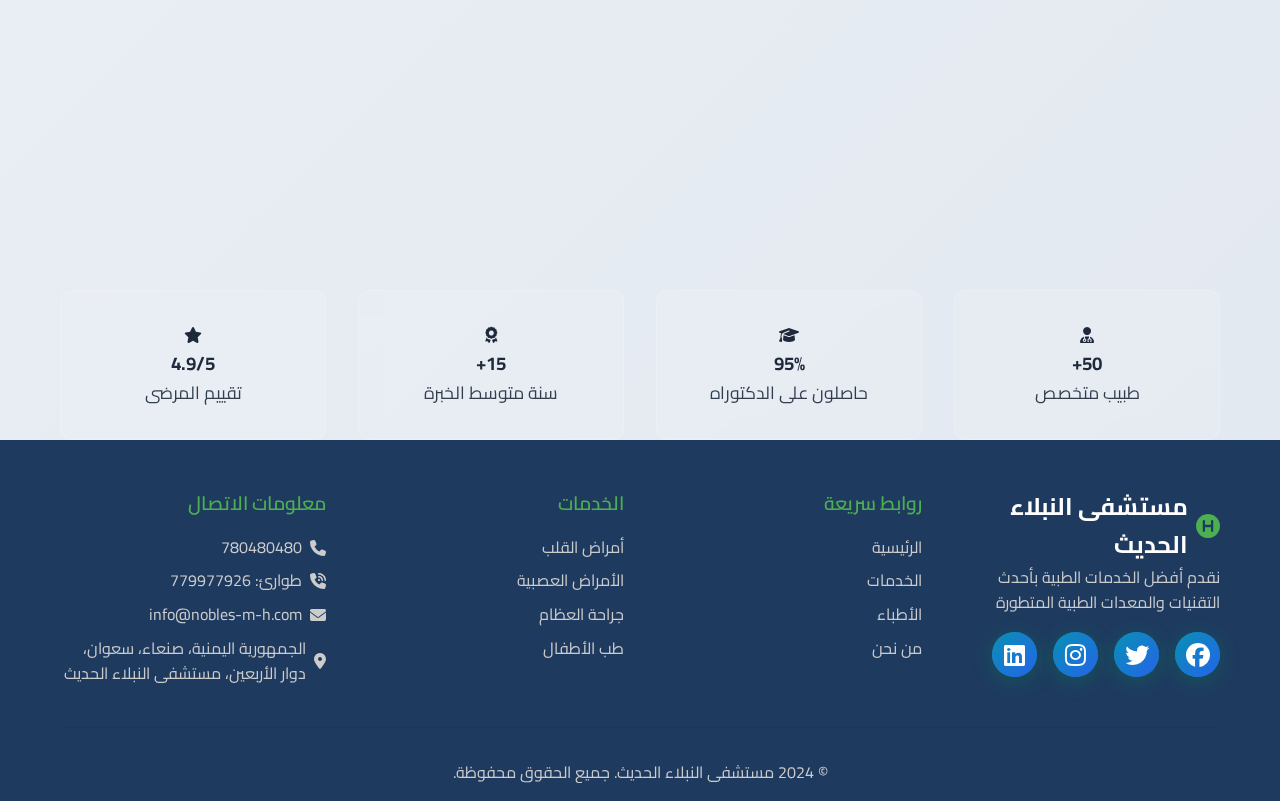
<file: doctors.html>
<!DOCTYPE html>
<html lang="ar" dir="rtl">
<head>
    <meta charset="UTF-8">
    <meta name="viewport" content="width=device-width, initial-scale=1.0">
    <title>الأطباء - مستشفى النبلاء الحديث</title>
    <link rel="stylesheet" href="styles.css">
    <link href="https://fonts.googleapis.com/css2?family=Cairo:wght@300;400;600;700&display=swap" rel="stylesheet">
    <link rel="stylesheet" href="https://cdnjs.cloudflare.com/ajax/libs/font-awesome/6.4.0/css/all.min.css">
</head>
<body>
    <!-- Header -->
    <header class="header">
        <nav class="navbar">
            <div class="nav-container">
                <div class="logo">
                    <i class="fas fa-hospital-symbol"></i>
                    <span>مستشفى النبلاء الحديث</span>
                </div>
                <ul class="nav-menu">
                    <li><a href="index.html">الرئيسية</a></li>
                    <li><a href="services.html">الخدمات</a></li>
                    <li><a href="doctors.html" class="active">الأطباء</a></li>
                    <li><a href="departments.html">الأقسام</a></li>
                    <li><a href="about.html">من نحن</a></li>
                    <li><a href="contact.html">اتصل بنا</a></li>
                </ul>
                <div class="hamburger">
                    <span></span>
                    <span></span>
                    <span></span>
                </div>
            </div>
        </nav>
    </header>

    <!-- Page Header -->
    <section class="page-header">
        <div class="container">
            <div class="page-header-content">
                <h1>فريقنا الطبي المتميز</h1>
                <p>أطباء متخصصون ذوو خبرة عالية في مختلف التخصصات الطبية</p>
                <div class="breadcrumb">
                    <a href="index.html">الرئيسية</a>
                    <i class="fas fa-chevron-left"></i>
                    <span>الأطباء</span>
                </div>
            </div>
        </div>
    </section>

    <!-- Doctors Filter -->
    <section class="doctors-filter">
        <div class="container">
            <div class="filter-buttons">
                <button class="filter-btn active" data-filter="all">جميع الأطباء</button>
                <button class="filter-btn" data-filter="general_surgery">جراحة عامة</button>
                <button class="filter-btn" data-filter="orthopedics">جراحة العظام</button>
                <button class="filter-btn" data-filter="internal">الباطنية</button>
                <button class="filter-btn" data-filter="neurology">المخ والأعصاب</button>
                <button class="filter-btn" data-filter="ent">أنف وأذن وحنجرة</button>
                <button class="filter-btn" data-filter="gynecology">نساء وولادة</button>
                <button class="filter-btn" data-filter="ophthalmology">طب العيون</button>
                <button class="filter-btn" data-filter="dentistry">الأسنان</button>
                <button class="filter-btn" data-filter="plastic">التجميل</button>
                <button class="filter-btn" data-filter="dermatology">الجلدية</button>
                <button class="filter-btn" data-filter="urology">المسالك البولية</button>
            </div>
        </div>
    </section>

    <!-- Doctors Grid -->
    <section class="doctors-section">
        <div class="container">
            <div class="doctors-grid">
                <!-- سيتم توليد البطاقات ديناميكياً أدناه -->
                <div class="doctor-card" data-specialty="sample" style="display:none">
                    <div class="doctor-image">
                        <div class="doctor-placeholder">
                            <i class="fas fa-user-md"></i>
                        </div>
                        <div class="doctor-badge"><i class="fas fa-user-md"></i></div>
                    </div>
                    <div class="doctor-info">
                        <h3>الاسم</h3>
                        <p class="specialty">التخصص</p>
                        <div class="doctor-contact">
                            <button class="btn btn-primary">احجز موعد</button>
                            <button class="btn btn-outline">عرض الملف</button>
                        </div>
                    </div>
                </div>
            </div>
        </div>
    </section>

    <!-- Medical Team Stats -->
    <section class="team-stats">
        <div class="container">
            <div class="stats-grid">
                <div class="stat-item">
                    <div class="stat-icon">
                        <i class="fas fa-user-md"></i>
                    </div>
                    <h3>50+</h3>
                    <p>طبيب متخصص</p>
                </div>
                <div class="stat-item">
                    <div class="stat-icon">
                        <i class="fas fa-graduation-cap"></i>
                    </div>
                    <h3>95%</h3>
                    <p>حاصلون على الدكتوراه</p>
                </div>
                <div class="stat-item">
                    <div class="stat-icon">
                        <i class="fas fa-award"></i>
                    </div>
                    <h3>15+</h3>
                    <p>سنة متوسط الخبرة</p>
                </div>
                <div class="stat-item">
                    <div class="stat-icon">
                        <i class="fas fa-star"></i>
                    </div>
                    <h3>4.9/5</h3>
                    <p>تقييم المرضى</p>
                </div>
            </div>
        </div>
    </section>

    <!-- Footer -->
    <footer class="footer">
        <div class="container">
            <div class="footer-content">
                <div class="footer-section">
                    <div class="footer-logo">
                        <i class="fas fa-hospital-symbol"></i>
                        <span>مستشفى النبلاء الحديث</span>
                    </div>
                    <p>نقدم أفضل الخدمات الطبية بأحدث التقنيات والمعدات الطبية المتطورة</p>
                    <div class="social-links">
                        <a href="#"><i class="fab fa-facebook"></i></a>
                        <a href="#"><i class="fab fa-twitter"></i></a>
                        <a href="#"><i class="fab fa-instagram"></i></a>
                        <a href="#"><i class="fab fa-linkedin"></i></a>
                    </div>
                </div>
                <div class="footer-section">
                    <h3>روابط سريعة</h3>
                    <ul>
                        <li><a href="index.html">الرئيسية</a></li>
                        <li><a href="services.html">الخدمات</a></li>
                        <li><a href="doctors.html">الأطباء</a></li>
                        <li><a href="about.html">من نحن</a></li>
                    </ul>
                </div>
                <div class="footer-section">
                    <h3>الخدمات</h3>
                    <ul>
                        <li><a href="#">أمراض القلب</a></li>
                        <li><a href="#">الأمراض العصبية</a></li>
                        <li><a href="#">جراحة العظام</a></li>
                        <li><a href="#">طب الأطفال</a></li>
                    </ul>
                </div>
                <div class="footer-section">
                    <h3>معلومات الاتصال</h3>
                    <div class="footer-contact">
                        <p><i class="fas fa-phone"></i> 780480480</p>
                        <p><i class="fas fa-phone-volume"></i> طوارئ: 779977926</p>
                        <p><i class="fas fa-envelope"></i> info@nobles-m-h.com</p>
                        <p><i class="fas fa-map-marker-alt"></i> الجمهورية اليمنية، صنعاء، سعوان، دوار الأربعين، مستشفى النبلاء الحديث</p>
                    </div>
                </div>
            </div>
            <div class="footer-bottom">
                <p>&copy; 2024 مستشفى النبلاء الحديث. جميع الحقوق محفوظة.</p>
            </div>
        </div>
    </footer>

    <script src="script.js"></script>
    <script>
      // توليد قائمة الأطباء من البيانات المقدمة
      const doctorData = [
        { n:'عبدالرحمن العمراني', s:'جراحة عامة', k:'general_surgery' },
        { n:'عبد الله نصار', s:'عظام', k:'orthopedics' },
        { n:'علي الصبري', s:'عظام', k:'orthopedics' },
        { n:'محمد علي الحمودي', s:'باطنية', k:'internal' },
        { n:'محمد العواضي', s:'باطنية', k:'internal' },
        { n:'عبد القادر الموشكي', s:'باطنية', k:'internal' },
        { n:'طه القحوم', s:'مخ وأعصاب', k:'neurology' },
        { n:'محمد الجرباني', s:'مخ وأعصاب', k:'neurology' },
        { n:'اكرم الحضرمي', s:'مخ وأعصاب', k:'neurology' },
        { n:'علي غالب القرن', s:'مخ وأعصاب', k:'neurology' },
        { n:'مازن المخلافي', s:'عظام', k:'orthopedics' },
        { n:'شوقي المدومي', s:'أنف وأذن وحنجرة', k:'ent' },
        { n:'مروان البركاني', s:'أنف وأذن وحنجرة', k:'ent' },
        { n:'توفيق البركاني', s:'أنف وأذن وحنجرة', k:'ent' },
        { n:'اوسان الزريقي', s:'نساء وولادة', k:'gynecology' },
        { n:'دعاء الجباوي', s:'نساء وولادة', k:'gynecology' },
        { n:'بلقيس السماوي', s:'عيون', k:'ophthalmology' },
        { n:'امل عبد الواحد', s:'عيون', k:'ophthalmology' },
        { n:'الا الكوري', s:'أسنان', k:'dentistry' },
        { n:'دعاء العقبي', s:'أسنان', k:'dentistry' },
        { n:'معين حسين', s:'أسنان', k:'dentistry' },
        { n:'شيماء الغيلي', s:'تجميل', k:'plastic' },
        { n:'سحر القدسي', s:'جلدية', k:'dermatology' },
        { n:'حسين السعدي', s:'مخ وأعصاب', k:'neurology' },
        { n:'محمد الشوابي', s:'مسالك بولية', k:'urology' },
        { n:'علي الخالد', s:'مسالك بولية', k:'urology' },
        { n:'مؤمن الشيباني', s:'مسالك بولية', k:'urology' },
      ];

      const grid = document.querySelector('.doctors-grid');
      if (grid) {
        grid.innerHTML = '';
        doctorData.forEach(d => {
          const card = document.createElement('div');
          card.className = 'doctor-card';
          card.setAttribute('data-specialty', d.k);
          card.innerHTML = `
            <div class="doctor-image">
              <div class="doctor-placeholder"><i class="fas fa-user-md"></i></div>
              <div class="doctor-badge"><i class="fas fa-user-md"></i></div>
            </div>
            <div class="doctor-info">
              <h3>د. ${d.n}</h3>
              <p class="specialty">${d.s}</p>
              <div class="doctor-contact">
                <button class="btn btn-primary" onclick="showAppointmentModal()">احجز موعد</button>
                <button class="btn btn-outline">عرض الملف</button>
              </div>
            </div>`;
          grid.appendChild(card);
        });
      }

      // تفعيل الفلترة البسيطة
      document.querySelectorAll('.filter-btn').forEach(btn => {
        btn.addEventListener('click', () => {
          document.querySelectorAll('.filter-btn').forEach(b=>b.classList.remove('active'));
          btn.classList.add('active');
          const f = btn.getAttribute('data-filter');
          document.querySelectorAll('.doctor-card').forEach(c => {
            const match = f === 'all' || c.getAttribute('data-specialty') === f;
            c.style.display = match ? '' : 'none';
          });
        });
      });
    </script>
</body>
</html>
</file>
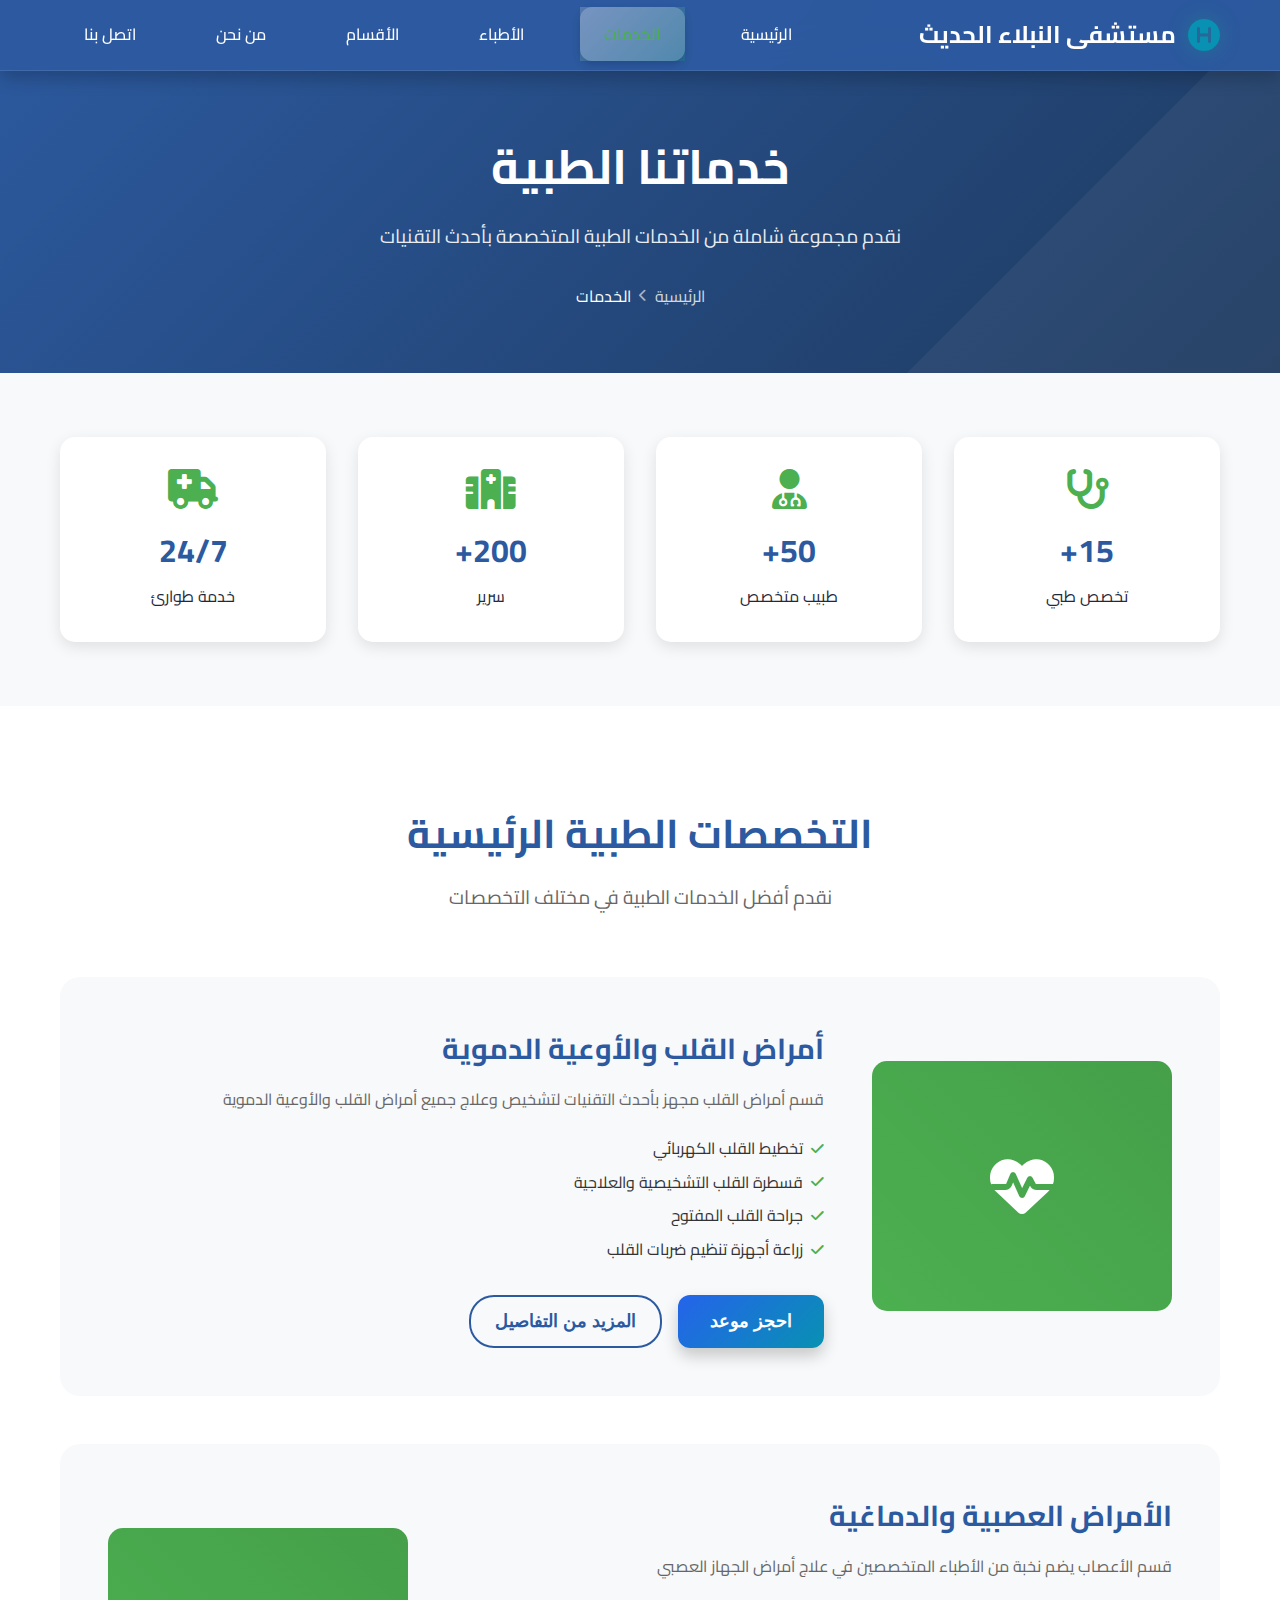
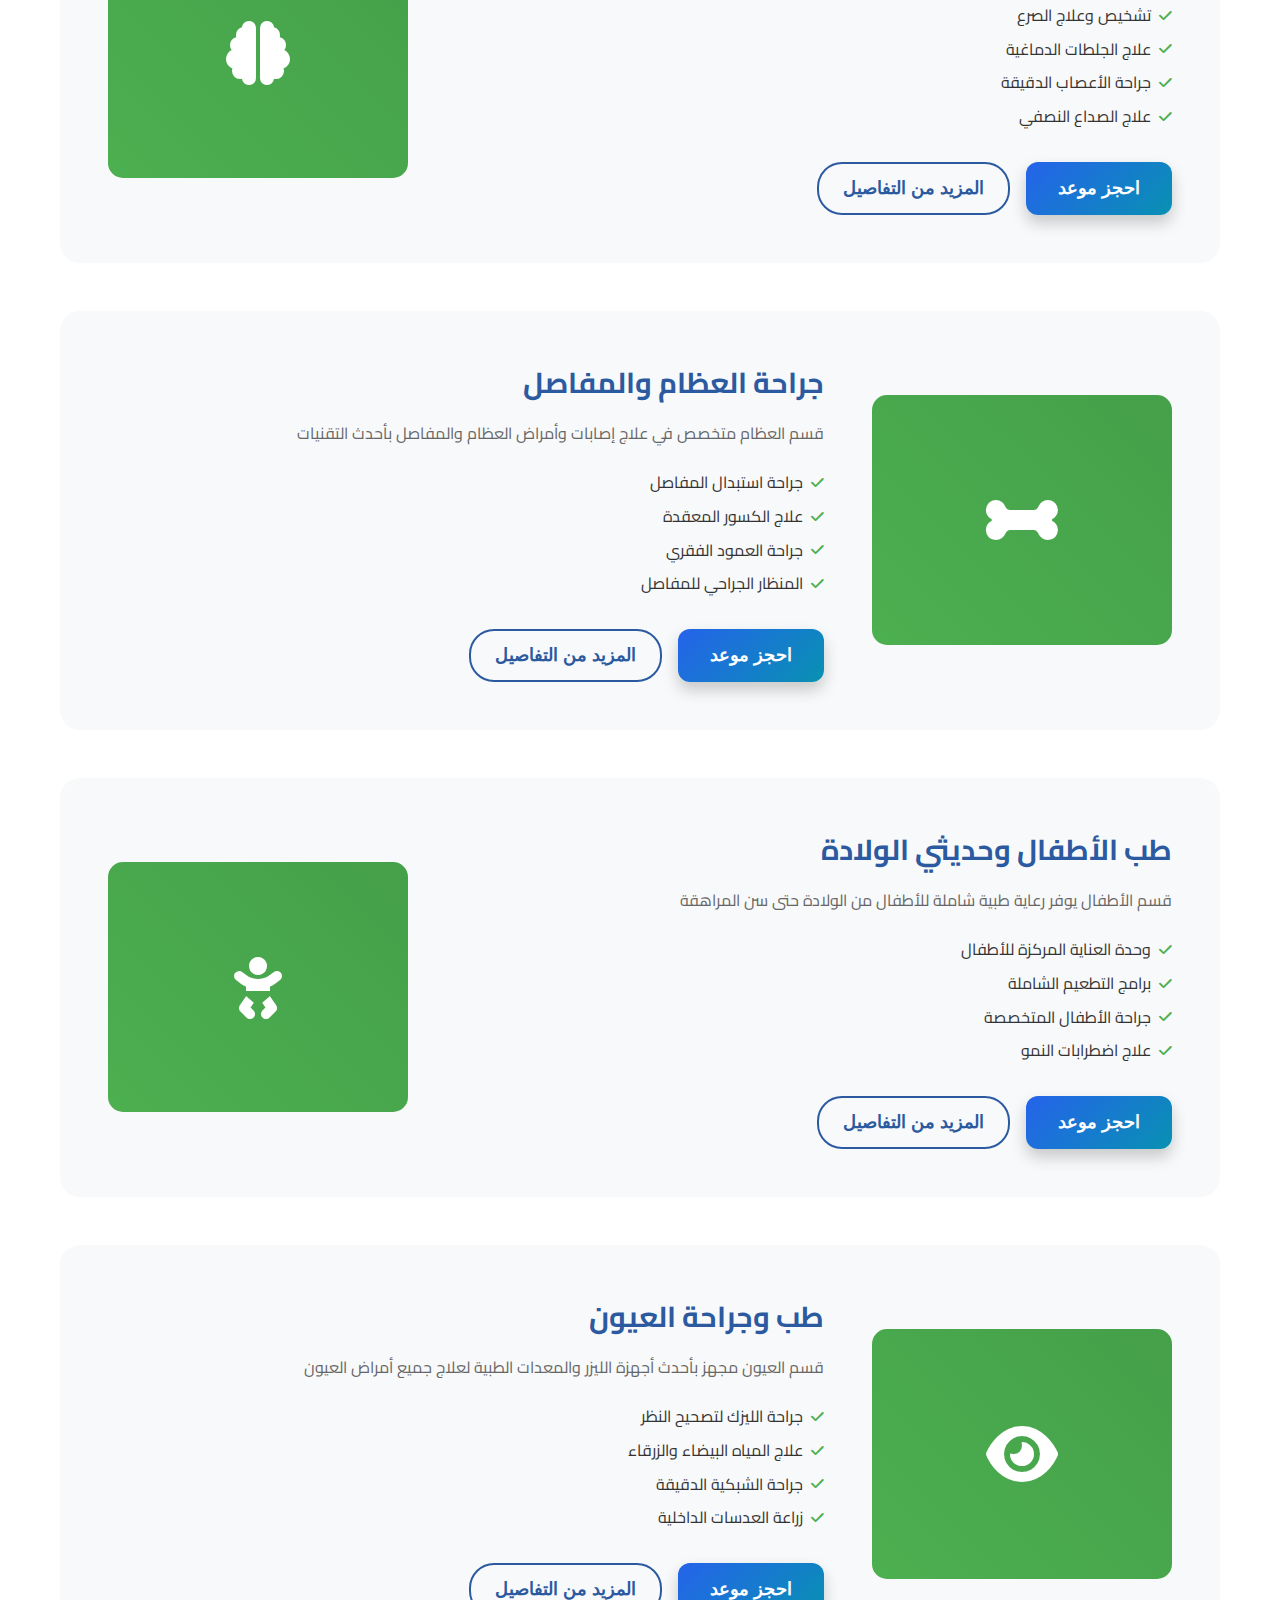
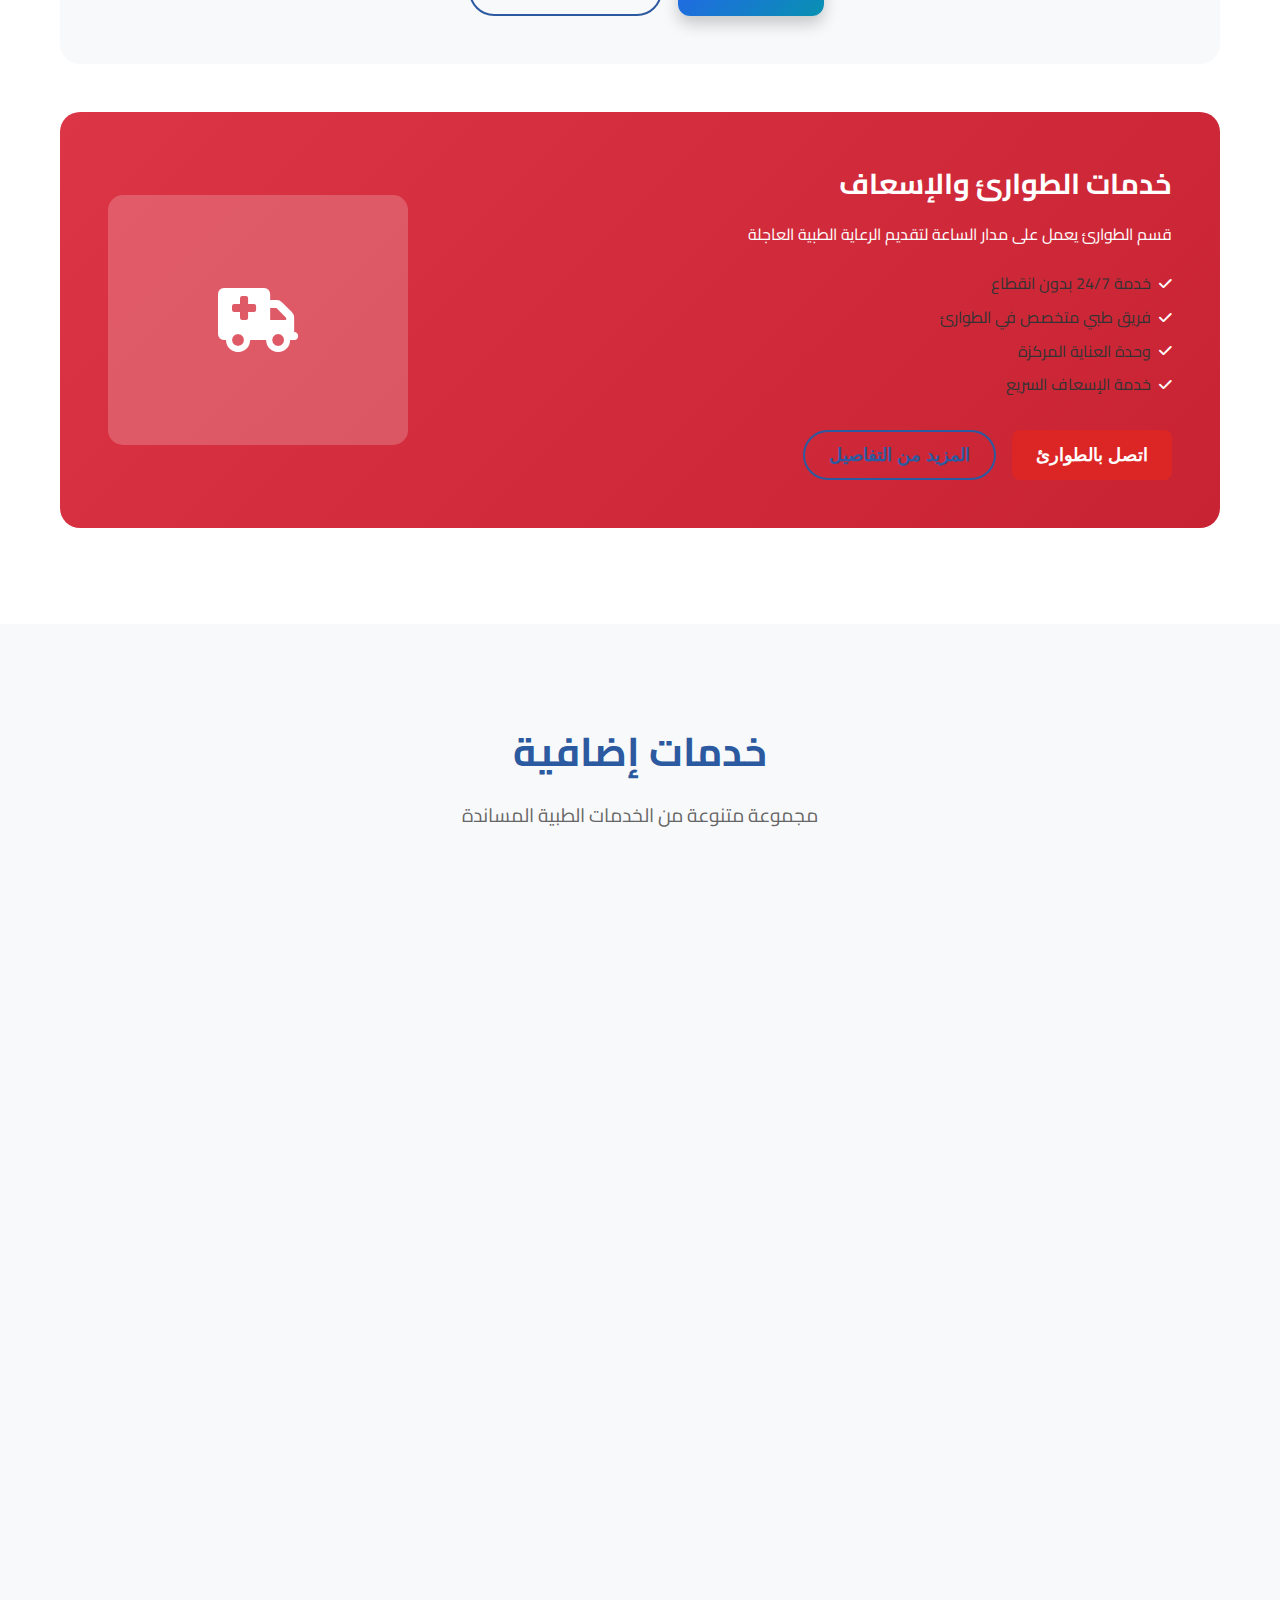
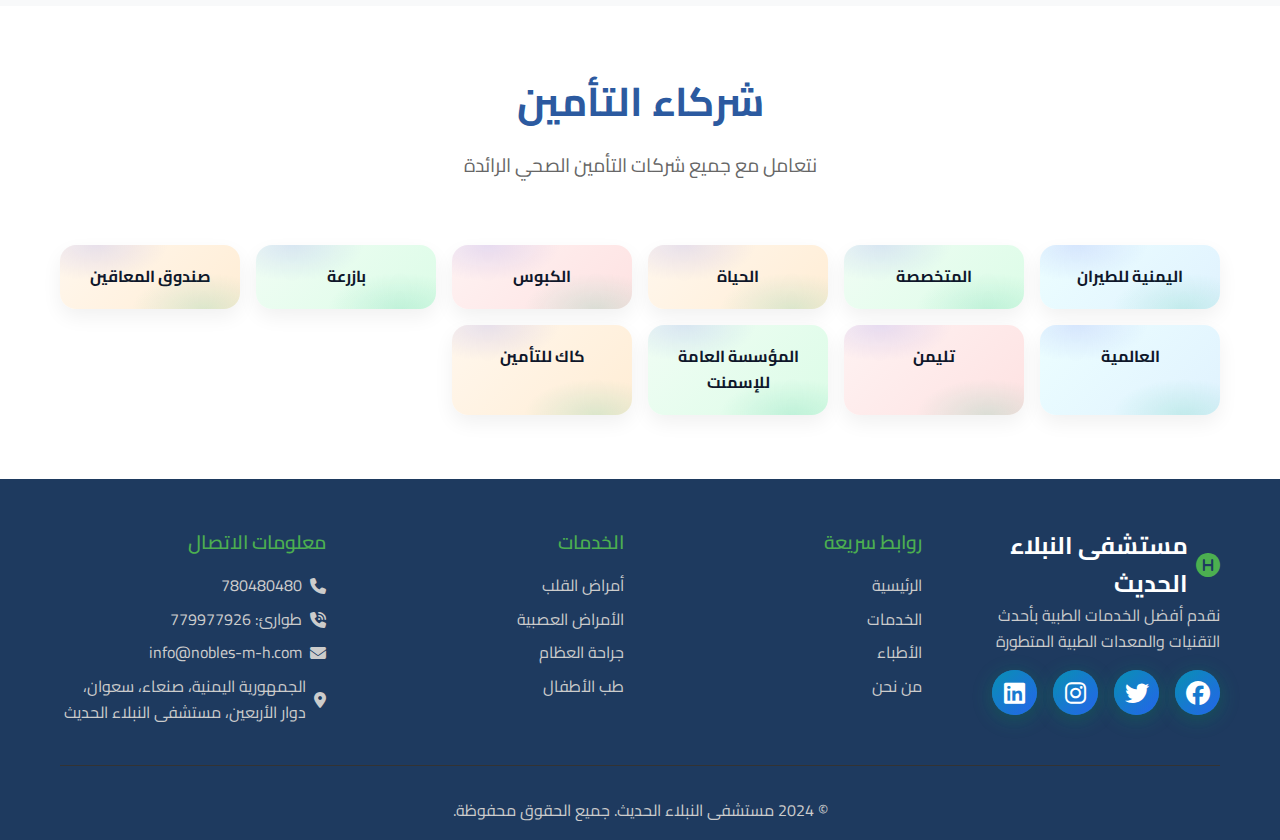
<file: services.html>
<!DOCTYPE html>
<html lang="ar" dir="rtl">
<head>
    <meta charset="UTF-8">
    <meta name="viewport" content="width=device-width, initial-scale=1.0">
    <title>الخدمات الطبية - مستشفى النبلاء الحديث</title>
    <link rel="stylesheet" href="styles.css">
    <link href="https://fonts.googleapis.com/css2?family=Cairo:wght@300;400;600;700&display=swap" rel="stylesheet">
    <link rel="stylesheet" href="https://cdnjs.cloudflare.com/ajax/libs/font-awesome/6.4.0/css/all.min.css">
</head>
<body>
    <!-- Header -->
    <header class="header">
        <nav class="navbar">
            <div class="nav-container">
                <div class="logo">
                    <i class="fas fa-hospital-symbol"></i>
                    <span>مستشفى النبلاء الحديث</span>
                </div>
                <ul class="nav-menu">
                    <li><a href="index.html">الرئيسية</a></li>
                    <li><a href="services.html" class="active">الخدمات</a></li>
                    <li><a href="doctors.html">الأطباء</a></li>
                    <li><a href="departments.html">الأقسام</a></li>
                    <li><a href="about.html">من نحن</a></li>
                    <li><a href="contact.html">اتصل بنا</a></li>
                </ul>
                <div class="hamburger">
                    <span></span>
                    <span></span>
                    <span></span>
                </div>
            </div>
        </nav>
    </header>

    <!-- Page Header -->
    <section class="page-header">
        <div class="container">
            <div class="page-header-content">
                <h1>خدماتنا الطبية</h1>
                <p>نقدم مجموعة شاملة من الخدمات الطبية المتخصصة بأحدث التقنيات</p>
                <div class="breadcrumb">
                    <a href="index.html">الرئيسية</a>
                    <i class="fas fa-chevron-left"></i>
                    <span>الخدمات</span>
                </div>
            </div>
        </div>
    </section>

    <!-- Services Overview -->
    <section class="services-overview">
        <div class="container">
            <div class="services-stats">
                <div class="stat-card">
                    <i class="fas fa-stethoscope"></i>
                    <h3>15+</h3>
                    <p>تخصص طبي</p>
                </div>
                <div class="stat-card">
                    <i class="fas fa-user-md"></i>
                    <h3>50+</h3>
                    <p>طبيب متخصص</p>
                </div>
                <div class="stat-card">
                    <i class="fas fa-hospital"></i>
                    <h3>200+</h3>
                    <p>سرير</p>
                </div>
                <div class="stat-card">
                    <i class="fas fa-ambulance"></i>
                    <h3>24/7</h3>
                    <p>خدمة طوارئ</p>
                </div>
            </div>
        </div>
    </section>

    <!-- Main Services -->
    <section class="main-services">
        <div class="container">
            <div class="section-header">
                <h2>التخصصات الطبية الرئيسية</h2>
                <p>نقدم أفضل الخدمات الطبية في مختلف التخصصات</p>
            </div>
            
            <div class="services-detailed">
                <!-- Cardiology -->
                <div class="service-detailed" data-specialty="cardiology" data-description="تشخيص وعلاج أمراض القلب والأوعية: تخطيط القلب، القسطرة التشخيصية والعلاجية، جراحة القلب المفتوح، زراعة منظمات ضربات القلب، رعاية قلبية حرجة.">
                    <div class="service-image">
                        <i class="fas fa-heartbeat"></i>
                    </div>
                    <div class="service-content">
                        <h3>أمراض القلب والأوعية الدموية</h3>
                        <p>قسم أمراض القلب مجهز بأحدث التقنيات لتشخيص وعلاج جميع أمراض القلب والأوعية الدموية</p>
                        <ul class="service-features">
                            <li><i class="fas fa-check"></i> تخطيط القلب الكهربائي</li>
                            <li><i class="fas fa-check"></i> قسطرة القلب التشخيصية والعلاجية</li>
                            <li><i class="fas fa-check"></i> جراحة القلب المفتوح</li>
                            <li><i class="fas fa-check"></i> زراعة أجهزة تنظيم ضربات القلب</li>
                        </ul>
                        <div class="service-actions">
                            <button class="btn btn-primary" data-book-specialty="cardiology">احجز موعد</button>
                            <button class="btn btn-outline" data-info-specialty="cardiology">المزيد من التفاصيل</button>
                        </div>
                    </div>
                </div>

                <!-- Neurology -->
                <div class="service-detailed">
                    <div class="service-image">
                        <i class="fas fa-brain"></i>
                    </div>
                    <div class="service-content">
                        <h3>الأمراض العصبية والدماغية</h3>
                        <p>قسم الأعصاب يضم نخبة من الأطباء المتخصصين في علاج أمراض الجهاز العصبي</p>
                        <ul class="service-features">
                            <li><i class="fas fa-check"></i> تشخيص وعلاج الصرع</li>
                            <li><i class="fas fa-check"></i> علاج الجلطات الدماغية</li>
                            <li><i class="fas fa-check"></i> جراحة الأعصاب الدقيقة</li>
                            <li><i class="fas fa-check"></i> علاج الصداع النصفي</li>
                        </ul>
                        <div class="service-actions">
                            <button class="btn btn-primary">احجز موعد</button>
                            <button class="btn btn-outline">المزيد من التفاصيل</button>
                        </div>
                    </div>
                </div>

                <!-- Orthopedics -->
                <div class="service-detailed">
                    <div class="service-image">
                        <i class="fas fa-bone"></i>
                    </div>
                    <div class="service-content">
                        <h3>جراحة العظام والمفاصل</h3>
                        <p>قسم العظام متخصص في علاج إصابات وأمراض العظام والمفاصل بأحدث التقنيات</p>
                        <ul class="service-features">
                            <li><i class="fas fa-check"></i> جراحة استبدال المفاصل</li>
                            <li><i class="fas fa-check"></i> علاج الكسور المعقدة</li>
                            <li><i class="fas fa-check"></i> جراحة العمود الفقري</li>
                            <li><i class="fas fa-check"></i> المنظار الجراحي للمفاصل</li>
                        </ul>
                        <div class="service-actions">
                            <button class="btn btn-primary">احجز موعد</button>
                            <button class="btn btn-outline">المزيد من التفاصيل</button>
                        </div>
                    </div>
                </div>

                <!-- Pediatrics -->
                <div class="service-detailed">
                    <div class="service-image">
                        <i class="fas fa-baby"></i>
                    </div>
                    <div class="service-content">
                        <h3>طب الأطفال وحديثي الولادة</h3>
                        <p>قسم الأطفال يوفر رعاية طبية شاملة للأطفال من الولادة حتى سن المراهقة</p>
                        <ul class="service-features">
                            <li><i class="fas fa-check"></i> وحدة العناية المركزة للأطفال</li>
                            <li><i class="fas fa-check"></i> برامج التطعيم الشاملة</li>
                            <li><i class="fas fa-check"></i> جراحة الأطفال المتخصصة</li>
                            <li><i class="fas fa-check"></i> علاج اضطرابات النمو</li>
                        </ul>
                        <div class="service-actions">
                            <button class="btn btn-primary">احجز موعد</button>
                            <button class="btn btn-outline">المزيد من التفاصيل</button>
                        </div>
                    </div>
                </div>

                <!-- Ophthalmology -->
                <div class="service-detailed">
                    <div class="service-image">
                        <i class="fas fa-eye"></i>
                    </div>
                    <div class="service-content">
                        <h3>طب وجراحة العيون</h3>
                        <p>قسم العيون مجهز بأحدث أجهزة الليزر والمعدات الطبية لعلاج جميع أمراض العيون</p>
                        <ul class="service-features">
                            <li><i class="fas fa-check"></i> جراحة الليزك لتصحيح النظر</li>
                            <li><i class="fas fa-check"></i> علاج المياه البيضاء والزرقاء</li>
                            <li><i class="fas fa-check"></i> جراحة الشبكية الدقيقة</li>
                            <li><i class="fas fa-check"></i> زراعة العدسات الداخلية</li>
                        </ul>
                        <div class="service-actions">
                            <button class="btn btn-primary">احجز موعد</button>
                            <button class="btn btn-outline">المزيد من التفاصيل</button>
                        </div>
                    </div>
                </div>

                <!-- Emergency -->
                <div class="service-detailed emergency-service">
                    <div class="service-image">
                        <i class="fas fa-ambulance"></i>
                    </div>
                    <div class="service-content">
                        <h3>خدمات الطوارئ والإسعاف</h3>
                        <p>قسم الطوارئ يعمل على مدار الساعة لتقديم الرعاية الطبية العاجلة</p>
                        <ul class="service-features">
                            <li><i class="fas fa-check"></i> خدمة 24/7 بدون انقطاع</li>
                            <li><i class="fas fa-check"></i> فريق طبي متخصص في الطوارئ</li>
                            <li><i class="fas fa-check"></i> وحدة العناية المركزة</li>
                            <li><i class="fas fa-check"></i> خدمة الإسعاف السريع</li>
                        </ul>
                        <div class="service-actions">
                            <button class="btn btn-emergency">اتصل بالطوارئ</button>
                            <button class="btn btn-outline">المزيد من التفاصيل</button>
                        </div>
                    </div>
                </div>
            </div>
        </div>
    </section>

    <!-- Additional Services -->
    <section class="additional-services">
        <div class="container">
            <div class="section-header">
                <h2>خدمات إضافية</h2>
                <p>مجموعة متنوعة من الخدمات الطبية المساندة</p>
            </div>
            
            <div class="services-grid">
                <div class="service-card" data-info-title="الأشعة والتصوير الطبي" data-info="أحدث أجهزة الرنين المغناطيسي والأشعة المقطعية والتصوير الرقمي والسونار">
                    <div class="service-icon">
                        <i class="fas fa-x-ray"></i>
                    </div>
                    <h3>الأشعة والتصوير الطبي</h3>
                    <p>أحدث أجهزة الأشعة والرنين المغناطيسي والأشعة المقطعية</p>
                </div>
                
                <div class="service-card">
                    <div class="service-icon">
                        <i class="fas fa-vial"></i>
                    </div>
                    <h3>المختبرات الطبية</h3>
                    <p>تحاليل شاملة ودقيقة بأحدث المعدات والتقنيات</p>
                </div>
                
                <div class="service-card">
                    <div class="service-icon">
                        <i class="fas fa-pills"></i>
                    </div>
                    <h3>الصيدلية</h3>
                    <p>صيدلية متكاملة تضم جميع الأدوية والمستلزمات الطبية</p>
                </div>
                
                <div class="service-card">
                    <div class="service-icon">
                        <i class="fas fa-dumbbell"></i>
                    </div>
                    <h3>العلاج الطبيعي</h3>
                    <p>برامج تأهيل وعلاج طبيعي متخصصة</p>
                </div>
                
                <div class="service-card">
                    <div class="service-icon">
                        <i class="fas fa-user-nurse"></i>
                    </div>
                    <h3>التمريض المنزلي</h3>
                    <p>خدمات تمريض منزلي متخصصة ومدربة</p>
                </div>
                
                <div class="service-card">
                    <div class="service-icon">
                        <i class="fas fa-heartbeat"></i>
                    </div>
                    <h3>الفحص الشامل</h3>
                    <p>برامج فحص شاملة للكشف المبكر عن الأمراض</p>
                </div>
            </div>
        </div>
    </section>

    <!-- Insurance Partners -->
    <section class="insurance-section">
        <div class="container">
            <div class="section-header">
                <h2>شركاء التأمين</h2>
                <p>نتعامل مع جميع شركات التأمين الصحي الرائدة</p>
            </div>
            <div class="insurance-grid">
                <div class="insurance-card variant-1"><h4>اليمنية للطيران</h4></div>
                <div class="insurance-card variant-2"><h4>المتخصصة</h4></div>
                <div class="insurance-card variant-3"><h4>الحياة</h4></div>
                <div class="insurance-card variant-4"><h4>الكبوس</h4></div>
                <div class="insurance-card variant-2"><h4>بازرعة</h4></div>
                <div class="insurance-card variant-3"><h4>صندوق المعاقين</h4></div>
                <div class="insurance-card variant-1"><h4>العالمية</h4></div>
                <div class="insurance-card variant-4"><h4>تليمن</h4></div>
                <div class="insurance-card variant-2"><h4>المؤسسة العامة للإسمنت</h4></div>
                <div class="insurance-card variant-3"><h4>كاك للتأمين</h4></div>
            </div>
        </div>
    </section>

    <!-- Footer -->
    <footer class="footer">
        <div class="container">
            <div class="footer-content">
                <div class="footer-section">
                    <div class="footer-logo">
                        <i class="fas fa-hospital-symbol"></i>
                        <span>مستشفى النبلاء الحديث</span>
                    </div>
                    <p>نقدم أفضل الخدمات الطبية بأحدث التقنيات والمعدات الطبية المتطورة</p>
                    <div class="social-links">
                        <a href="#"><i class="fab fa-facebook"></i></a>
                        <a href="#"><i class="fab fa-twitter"></i></a>
                        <a href="#"><i class="fab fa-instagram"></i></a>
                        <a href="#"><i class="fab fa-linkedin"></i></a>
                    </div>
                </div>
                <div class="footer-section">
                    <h3>روابط سريعة</h3>
                    <ul>
                        <li><a href="index.html">الرئيسية</a></li>
                        <li><a href="services.html">الخدمات</a></li>
                        <li><a href="doctors.html">الأطباء</a></li>
                        <li><a href="about.html">من نحن</a></li>
                    </ul>
                </div>
                <div class="footer-section">
                    <h3>الخدمات</h3>
                    <ul>
                        <li><a href="#">أمراض القلب</a></li>
                        <li><a href="#">الأمراض العصبية</a></li>
                        <li><a href="#">جراحة العظام</a></li>
                        <li><a href="#">طب الأطفال</a></li>
                    </ul>
                </div>
                <div class="footer-section">
                    <h3>معلومات الاتصال</h3>
                    <div class="footer-contact">
                        <p><i class="fas fa-phone"></i> 780480480</p>
                        <p><i class="fas fa-phone-volume"></i> طوارئ: 779977926</p>
                        <p><i class="fas fa-envelope"></i> info@nobles-m-h.com</p>
                        <p><i class="fas fa-map-marker-alt"></i> الجمهورية اليمنية، صنعاء، سعوان، دوار الأربعين، مستشفى النبلاء الحديث</p>
                    </div>
                </div>
            </div>
            <div class="footer-bottom">
                <p>&copy; 2024 مستشفى النبلاء الحديث. جميع الحقوق محفوظة.</p>
            </div>
        </div>
    </footer>

    <script src="script.js"></script>
</body>
</html>
</file>
<file: styles.css>
/* Global Styles */
* {
    margin: 0;
    padding: 0;
    box-sizing: border-box;
}

:root {
    --primary-color: #2563eb;
    --secondary-color: #059669;
    --accent-color: #0891b2;
    --light-blue: #3b82f6;
    --text-primary: #1e293b;
    --text-secondary: #64748b;
    --light-bg: #f8fafc;
    --dark-bg: #1e293b;
    --border-color: #e2e8f0;
    --shadow-sm: 0 2px 4px rgba(0,0,0,0.1);
    --shadow-md: 0 4px 8px rgba(0,0,0,0.15);
    --shadow-lg: 0 8px 16px rgba(0,0,0,0.2);
    --shadow-xl: 0 20px 25px -5px rgb(0 0 0 / 0.1), 0 8px 10px -6px rgb(0 0 0 / 0.1);
    --border-radius: 12px;
    --transition: all 0.3s ease;
}

body {
    font-family: 'Cairo', sans-serif;
    line-height: 1.6;
    color: var(--text-primary);
    direction: rtl;
    text-align: right;
    background: linear-gradient(135deg, #f8fafc 0%, #e2e8f0 100%);
    scroll-behavior: smooth;
    overflow-x: hidden;
    position: relative;
}

/* Enhanced Medical Background Animation */
.medical-background {
    position: fixed;
    top: 0;
    left: 0;
    width: 100%;
    height: 100%;
    pointer-events: none;
    z-index: -1;
    overflow: hidden;
    background: linear-gradient(135deg, 
        rgba(37, 99, 235, 0.03) 0%, 
        rgba(5, 150, 105, 0.02) 50%, 
        rgba(8, 145, 178, 0.03) 100%);
}

/* ECG Line Animation */
.ecg-line {
    position: absolute;
    width: 100%;
    height: 2px;
    background: linear-gradient(90deg, 
        transparent 0%, 
        rgba(37, 99, 235, 0.3) 20%, 
        rgba(5, 150, 105, 0.4) 50%, 
        rgba(8, 145, 178, 0.3) 80%, 
        transparent 100%);
    animation: ecg-pulse 4s infinite linear;
}

.ecg-line:nth-child(1) {
    top: 15%;
    animation-delay: 0s;
    opacity: 0.6;
}

.ecg-line:nth-child(2) {
    top: 35%;
    animation-delay: 1s;
    opacity: 0.4;
}

.ecg-line:nth-child(3) {
    top: 55%;
    animation-delay: 2s;
    opacity: 0.5;
}

.ecg-line:nth-child(4) {
    top: 75%;
    animation-delay: 3s;
    opacity: 0.3;
}

.ecg-line:nth-child(5) {
    top: 90%;
    animation-delay: 0.5s;
    opacity: 0.4;
}

@keyframes ecg-pulse {
    0% {
        transform: translateX(-100%);
        opacity: 0;
    }
    10% {
        opacity: 1;
    }
    90% {
        opacity: 1;
    }
    100% {
        transform: translateX(100%);
        opacity: 0;
    }
}

/* Pulse Circles Animation */
.pulse-circle {
    position: absolute;
    width: 60px;
    height: 60px;
    border: 2px solid rgba(37, 99, 235, 0.2);
    border-radius: 50%;
    animation: pulse-expand 3s infinite ease-out;
}

.pulse-circle:nth-child(6) {
    top: 20%;
    left: 10%;
    animation-delay: 0s;
}

.pulse-circle:nth-child(7) {
    top: 60%;
    right: 15%;
    animation-delay: 1s;
}

.pulse-circle:nth-child(8) {
    bottom: 30%;
    left: 20%;
    animation-delay: 2s;
}

.pulse-circle:nth-child(9) {
    top: 40%;
    left: 50%;
    animation-delay: 0.5s;
}

.pulse-circle:nth-child(10) {
    bottom: 20%;
    right: 30%;
    animation-delay: 1.5s;
}

@keyframes pulse-expand {
    0% {
        transform: scale(0.5);
        opacity: 0.8;
    }
    50% {
        transform: scale(1.2);
        opacity: 0.3;
    }
    100% {
        transform: scale(2);
        opacity: 0;
    }
}

/* Medical Icons Animation */
.medical-icon {
    position: absolute;
    font-size: 24px;
    color: rgba(37, 99, 235, 0.1);
    animation: float-medical 6s infinite ease-in-out;
}

.medical-icon:nth-child(11) {
    top: 10%;
    left: 5%;
    animation-delay: 0s;
    color: rgba(239, 68, 68, 0.15);
}

.medical-icon:nth-child(12) {
    top: 25%;
    right: 10%;
    animation-delay: 1s;
    color: rgba(5, 150, 105, 0.15);
}

.medical-icon:nth-child(13) {
    bottom: 40%;
    left: 8%;
    animation-delay: 2s;
    color: rgba(8, 145, 178, 0.15);
}

.medical-icon:nth-child(14) {
    top: 50%;
    right: 5%;
    animation-delay: 3s;
    color: rgba(168, 85, 247, 0.15);
}

.medical-icon:nth-child(15) {
    bottom: 25%;
    right: 20%;
    animation-delay: 4s;
    color: rgba(245, 101, 101, 0.15);
}

.medical-icon:nth-child(16) {
    top: 70%;
    left: 15%;
    animation-delay: 5s;
    color: rgba(34, 197, 94, 0.15);
}

.medical-icon:nth-child(17) {
    bottom: 15%;
    left: 40%;
    animation-delay: 1.5s;
    color: rgba(59, 130, 246, 0.15);
}

.medical-icon:nth-child(18) {
    top: 35%;
    left: 30%;
    animation-delay: 2.5s;
    color: rgba(16, 185, 129, 0.15);
}

@keyframes float-medical {
    0%, 100% {
        transform: translateY(0px) rotate(0deg);
        opacity: 0.1;
    }
    25% {
        transform: translateY(-20px) rotate(5deg);
        opacity: 0.2;
    }
    50% {
        transform: translateY(-10px) rotate(-3deg);
        opacity: 0.15;
    }
    75% {
        transform: translateY(-15px) rotate(2deg);
        opacity: 0.18;
    }
}

/* Heartbeat Animation for Special Elements */
.heartbeat {
    animation: heartbeat 2s infinite;
}

@keyframes heartbeat {
    0% {
        transform: scale(1);
    }
    14% {
        transform: scale(1.05);
    }
    28% {
        transform: scale(1);
    }
    42% {
        transform: scale(1.05);
    }
    70% {
        transform: scale(1);
    }
}

/* Loading States */
.loading-skeleton {
    background: linear-gradient(90deg, #f0f0f0 25%, #e0e0e0 50%, #f0f0f0 75%);
    background-size: 200% 100%;
    animation: loading-shimmer 1.5s infinite;
}

@keyframes loading-shimmer {
    0% { background-position: -200% 0; }
    100% { background-position: 200% 0; }
}

/* Page Load Animation */
.page-loader {
    display: none !important;
}

.loader-content {
    text-align: center;
    color: white;
}

.loader-logo {
    font-size: 4rem;
    margin-bottom: 1rem;
    animation: pulse-scale 2s infinite;
}

@keyframes pulse-scale {
    0%, 100% { transform: scale(1); }
    50% { transform: scale(1.1); }
}

.loader-text {
    font-size: 1.2rem;
    margin-bottom: 2rem;
}

.loader-progress {
    width: 200px;
    height: 4px;
    background: rgba(255, 255, 255, 0.2);
    border-radius: 2px;
    overflow: hidden;
    margin: 0 auto;
}

.loader-bar {
    height: 100%;
    background: linear-gradient(90deg, var(--accent-color), #ffffff);
    border-radius: 2px;
    animation: loading-progress 2s ease-in-out infinite;
}

@keyframes loading-progress {
    0% { width: 0%; transform: translateX(-100%); }
    50% { width: 100%; transform: translateX(0%); }
    100% { width: 100%; transform: translateX(100%); }
}

.container {
    max-width: 1200px;
    margin: 0 auto;
    padding: 0 20px;
}

/* Clinic Hours Banner */
.clinic-hours-banner {
    background: linear-gradient(135deg, var(--accent-color) 0%, var(--secondary-color) 100%);
    padding: 1rem 0;
    margin-top: 80px;
    position: relative;
    overflow: hidden;
}

.clinic-hours-banner::before {
    content: '';
    position: absolute;
    top: 0;
    left: 0;
    right: 0;
    bottom: 0;
    background: url('data:image/svg+xml,<svg xmlns="http://www.w3.org/2000/svg" viewBox="0 0 100 100"><defs><pattern id="grid" width="10" height="10" patternUnits="userSpaceOnUse"><path d="M 10 0 L 0 0 0 10" fill="none" stroke="rgba(255,255,255,0.1)" stroke-width="0.5"/></pattern></defs><rect width="100" height="100" fill="url(%23grid)"/></svg>');
    opacity: 0.3;
}

.hours-grid {
    display: grid;
    grid-template-columns: repeat(auto-fit, minmax(280px, 1fr));
    gap: 1.5rem;
    position: relative;
    z-index: 2;
}

.hours-card {
    background: rgba(255, 255, 255, 0.15);
    backdrop-filter: blur(20px);
    border: 1px solid rgba(255, 255, 255, 0.2);
    border-radius: var(--border-radius);
    padding: 1.5rem;
    text-align: center;
    color: white;
    transition: var(--transition);
    position: relative;
    overflow: hidden;
}

.hours-card::before {
    content: '';
    position: absolute;
    top: 0;
    left: -100%;
    width: 100%;
    height: 100%;
    background: linear-gradient(90deg, transparent, rgba(255,255,255,0.1), transparent);
    transition: var(--transition);
}

.hours-card:hover::before {
    left: 100%;
}

.hours-card:hover {
    transform: translateY(-5px);
    box-shadow: var(--shadow-xl);
    background: rgba(255, 255, 255, 0.25);
}

.hours-card.emergency {
    background: rgba(239, 68, 68, 0.2);
    border-color: rgba(239, 68, 68, 0.3);
}

.hours-card.emergency:hover {
    background: rgba(239, 68, 68, 0.3);
}

.hours-icon {
    width: 60px;
    height: 60px;
    margin: 0 auto 1rem;
    background: rgba(255, 255, 255, 0.2);
    border-radius: 50%;
    display: flex;
    align-items: center;
    justify-content: center;
    font-size: 1.5rem;
    transition: var(--transition);
}

.hours-card:hover .hours-icon {
    transform: scale(1.1) rotate(5deg);
    background: rgba(255, 255, 255, 0.3);
}

.hours-card h3 {
    font-size: 1.1rem;
    font-weight: 600;
    margin-bottom: 0.5rem;
}

.hours-card .time {
    font-size: 1.3rem;
    font-weight: 700;
    margin: 0;
    text-shadow: 0 2px 4px rgba(0,0,0,0.3);
}

/* Header Styles */
.header {
    background: rgba(44, 90, 160, 0.95);
    backdrop-filter: blur(20px);
    -webkit-backdrop-filter: blur(20px);
    border-bottom: 1px solid rgba(255, 255, 255, 0.1);
    box-shadow: var(--shadow-lg);
    position: fixed;
    top: 0;
    width: 100%;
    z-index: 1000;
    transition: var(--transition);
}

.header.scrolled {
    background: rgba(44, 90, 160, 0.98);
    box-shadow: var(--shadow-xl);
    transform: translateY(0);
}

.navbar {
    padding: 1rem 0;
}

.nav-container {
    max-width: 1200px;
    margin: 0 auto;
    padding: 0 20px;
    display: flex;
    justify-content: space-between;
    align-items: center;
}

.logo {
    display: flex;
    align-items: center;
    gap: 12px;
    color: white;
    font-size: 1.5rem;
    font-weight: 700;
    transition: var(--transition);
    cursor: pointer;
}

.logo:hover {
    transform: scale(1.05);
}

.logo i {
    font-size: 2rem;
    color: var(--accent-color);
    filter: drop-shadow(0 0 10px rgba(16, 185, 129, 0.3));
    animation: pulse-glow 2s infinite;
}

@keyframes pulse-glow {
    0%, 100% { filter: drop-shadow(0 0 10px rgba(16, 185, 129, 0.3)); }
    50% { filter: drop-shadow(0 0 20px rgba(16, 185, 129, 0.6)); }
}

.nav-menu {
    display: flex;
    list-style: none;
    gap: 2rem;
}

.nav-menu a {
    color: white;
    text-decoration: none;
    font-weight: 500;
    padding: 0.75rem 1.5rem;
    border-radius: var(--border-radius);
    transition: var(--transition);
    position: relative;
    overflow: hidden;
}

.nav-menu a::before {
    content: '';
    position: absolute;
    top: 0;
    left: 0;
    width: 0;
    height: 100%;
    background: linear-gradient(135deg, rgba(255,255,255,0.2), rgba(16, 185, 129, 0.2));
    transition: var(--transition);
    z-index: -1;
}

.nav-menu a:hover::before,
.nav-menu a.active::before {
    width: 100%;
}

.nav-menu a:hover,
.nav-menu a.active {
    transform: translateY(-2px);
    box-shadow: var(--shadow-md);
    color: #fff;
}

.hamburger {
    display: none;
    flex-direction: column;
    cursor: pointer;
}

.hamburger span {
    width: 25px;
    height: 3px;
    background: white;
    margin: 3px 0;
    transition: 0.3s;
}

/* Hero Section */
.hero {
    background: linear-gradient(135deg, var(--primary-color) 0%, var(--secondary-color) 100%);
    min-height: 100vh;
    display: flex;
    flex-direction: column;
    justify-content: center;
    align-items: center;
    color: white;
    text-align: center;
    position: relative;
    overflow: hidden;
}

.hero::before {
    content: '';
    position: absolute;
    top: 0;
    left: 0;
    right: 0;
    bottom: 0;
    background: url('data:image/svg+xml,<svg xmlns="http://www.w3.org/2000/svg" viewBox="0 0 1000 1000"><polygon fill="rgba(255,255,255,0.05)" points="0,1000 1000,0 1000,1000"/></svg>');
    background-size: cover;
}

.hero-content {
    display: grid;
    grid-template-columns: 1fr 1fr;
    gap: 4rem;
    align-items: center;
    max-width: 1200px;
    margin: 0 auto;
    padding: 0 20px;
    position: relative;
    z-index: 2;
}

.hero-text h1 {
    font-size: 3.5rem;
    font-weight: 700;
    margin-bottom: 1rem;
    background: linear-gradient(45deg, #fff, #4CAF50);
    background-clip: text;
    -webkit-background-clip: text;
    -webkit-text-fill-color: transparent;
    animation: fadeInUp 1s ease;
}

.hero-text h2 {
    font-size: 1.8rem;
    font-weight: 400;
    margin-bottom: 1.5rem;
    opacity: 0.9;
    animation: fadeInUp 1s ease 0.2s both;
}

.hero-text p {
    font-size: 1.2rem;
    margin-bottom: 2rem;
    opacity: 0.8;
    line-height: 1.8;
    animation: fadeInUp 1s ease 0.4s both;
}

.hero-buttons {
    display: flex;
    gap: 1rem;
    justify-content: center;
    animation: fadeInUp 1s ease 0.6s both;
}

.btn {
    padding: 1rem 2rem;
    border: none;
    border-radius: var(--border-radius);
    font-size: 1.1rem;
    font-weight: 600;
    cursor: pointer;
    transition: var(--transition);
    text-decoration: none;
    display: inline-block;
    position: relative;
    overflow: hidden;
}

.btn::before {
    content: '';
    position: absolute;
    top: 0;
    left: -100%;
    width: 100%;
    height: 100%;
    background: linear-gradient(90deg, transparent, rgba(255,255,255,0.2), transparent);
    transition: var(--transition);
}

.btn:hover::before {
    left: 100%;
}

.btn-primary {
    background: linear-gradient(135deg, var(--accent-color), #059669);
    color: white;
    box-shadow: var(--shadow-lg);
}

.btn-primary:hover {
    transform: translateY(-3px) scale(1.02);
    box-shadow: var(--shadow-xl);
    filter: brightness(1.1);
}

.btn-secondary {
    background: rgba(255,255,255,0.1);
    color: white;
    border: 2px solid rgba(255,255,255,0.3);
    backdrop-filter: blur(10px);
}

.btn-secondary:hover {
    background: rgba(255,255,255,0.2);
    transform: translateY(-3px) scale(1.02);
    border-color: rgba(255,255,255,0.5);
}

.hero-image {
    display: flex;
    justify-content: center;
    align-items: center;
}

.medical-animation {
    position: relative;
    width: 200px;
    height: 200px;
    margin: 0 auto;
    display: flex;
    align-items: center;
    justify-content: center;
}

.hero-logo {
    width: 100%;
    height: 100%;
    object-fit: cover;
    border-radius: 50%;
    box-shadow: 0 10px 30px rgba(0, 0, 0, 0.3);
    transition: all 0.3s ease;
    border: 4px solid rgba(255, 255, 255, 0.3);
    cursor: pointer;
    position: relative;
    z-index: 10;
}

.hero-logo:hover {
    transform: scale(1.05);
    box-shadow: 0 15px 40px rgba(0, 0, 0, 0.4);
    border-color: rgba(255, 255, 255, 0.6);
}

/* Action Buttons */
.action-buttons {
    position: absolute;
    top: 50%;
    left: 50%;
    transform: translate(-50%, -50%);
    display: flex;
    flex-direction: column;
    gap: 15px;
    opacity: 0;
    visibility: hidden;
    transition: all 0.4s cubic-bezier(0.25, 0.46, 0.45, 0.94);
    z-index: 5;
}

.action-buttons.show {
    opacity: 1;
    visibility: visible;
    transform: translate(-50%, -50%) scale(1);
}

.action-btn {
    display: flex;
    align-items: center;
    gap: 10px;
    padding: 12px 20px;
    border: none;
    border-radius: 25px;
    font-size: 14px;
    font-weight: 600;
    cursor: pointer;
    transition: all 0.3s ease;
    backdrop-filter: blur(20px);
    color: white;
    min-width: 150px;
    justify-content: flex-start;
    box-shadow: 0 4px 15px rgba(0, 0, 0, 0.2);
}

.whatsapp-btn {
    background: linear-gradient(135deg, #25d366, #128c7e);
    animation: slideInLeft 0.5s ease 0.1s both;
}

.reservation-btn {
    background: linear-gradient(135deg, var(--primary-color), var(--accent-color));
    animation: slideInLeft 0.5s ease 0.2s both;
}

.call-btn {
    background: linear-gradient(135deg, #dc2626, #ef4444);
    animation: slideInLeft 0.5s ease 0.3s both;
}

.map-btn {
    background: linear-gradient(135deg, var(--secondary-color), var(--light-blue));
    animation: slideInLeft 0.5s ease 0.4s both;
}

.action-btn:hover {
    transform: translateX(-5px) scale(1.05);
    box-shadow: 0 8px 25px rgba(0, 0, 0, 0.3);
}

.action-btn i {
    font-size: 18px;
}

@keyframes slideInLeft {
    0% {
        opacity: 0;
        transform: translateX(-30px);
    }
    100% {
        opacity: 1;
        transform: translateX(0);
    }
}

/* Modal Styles */
.reservation-modal, .map-modal {
    position: fixed;
    top: 0;
    left: 0;
    width: 100%;
    height: 100%;
    background: rgba(0, 0, 0, 0.8);
    display: flex;
    align-items: center;
    justify-content: center;
    z-index: 9999;
    animation: fadeIn 0.3s ease;
}

.modal-content {
    background: white;
    border-radius: 15px;
    padding: 2rem;
    max-width: 500px;
    width: 90%;
    max-height: 90vh;
    overflow-y: auto;
    position: relative;
    animation: slideUp 0.4s ease;
}

.modal-header {
    display: flex;
    justify-content: space-between;
    align-items: center;
    margin-bottom: 1.5rem;
    padding-bottom: 1rem;
    border-bottom: 2px solid #f0f0f0;
}

.modal-header h3 {
    color: var(--primary-color);
    font-size: 1.5rem;
    margin: 0;
}

.close-btn {
    background: none;
    border: none;
    font-size: 2rem;
    cursor: pointer;
    color: #999;
    transition: color 0.3s ease;
}

.close-btn:hover {
    color: var(--primary-color);
}

.reservation-form .form-group {
    margin-bottom: 1.5rem;
}

.reservation-form label {
    display: block;
    margin-bottom: 0.5rem;
    font-weight: 600;
    color: var(--text-primary);
}

.reservation-form input,
.reservation-form select {
    width: 100%;
    padding: 12px;
    border: 2px solid #e0e0e0;
    border-radius: 8px;
    font-size: 1rem;
    transition: border-color 0.3s ease;
}

.reservation-form input:focus,
.reservation-form select:focus {
    outline: none;
    border-color: var(--primary-color);
}

.map-container {
    text-align: center;
}

.address-info {
    margin-top: 1rem;
    padding: 1rem;
    background: #f8f9fa;
    border-radius: 8px;
}

.address-info h4 {
    color: var(--primary-color);
    margin-bottom: 0.5rem;
}

@keyframes fadeIn {
    from { opacity: 0; }
    to { opacity: 1; }
}

@keyframes slideUp {
    from {
        opacity: 0;
        transform: translateY(30px);
    }
    to {
        opacity: 1;
        transform: translateY(0);
    }
}

.pulse-circle {
    position: absolute;
    width: 100%;
    height: 100%;
    border: 3px solid rgba(255,255,255,0.3);
    border-radius: 50%;
    animation: pulse 2s infinite;
}

.medical-animation i {
    font-size: 6rem;
    color: #4CAF50;
    animation: heartbeat 1.5s infinite;
}

.hero-stats {
    display: grid;
    grid-template-columns: repeat(4, 1fr);
    gap: 2rem;
    margin-top: 4rem;
    max-width: 800px;
    width: 100%;
    position: relative;
    z-index: 2;
}

.stat {
    text-align: center;
    padding: 1.5rem;
    background: rgba(255,255,255,0.1);
    border-radius: 15px;
    backdrop-filter: blur(10px);
    animation: fadeInUp 1s ease 0.8s both;
}

.stat h3 {
    font-size: 2.5rem;
    font-weight: 700;
    color: #4CAF50;
    margin-bottom: 0.5rem;
}

.stat p {
    font-size: 1rem;
    opacity: 0.9;
}

/* Services Section */
.services {
    padding: 6rem 0;
    background: #f8f9fa;
}

.section-header {
    text-align: center;
    margin-bottom: 4rem;
}

.section-header h2 {
    font-size: 2.5rem;
    font-weight: 700;
    color: #2c5aa0;
    margin-bottom: 1rem;
}

.section-header p {
    font-size: 1.2rem;
    color: #666;
    max-width: 600px;
    margin: 0 auto;
}

.services-grid {
    display: grid;
    grid-template-columns: repeat(auto-fit, minmax(300px, 1fr));
    gap: 2rem;
}

.service-card {
    background: rgba(255, 255, 255, 0.95);
    backdrop-filter: blur(20px);
    padding: 2.5rem;
    border-radius: var(--border-radius);
    text-align: center;
    box-shadow: var(--shadow-lg);
    transition: var(--transition);
    position: relative;
    overflow: hidden;
    border: 1px solid rgba(255, 255, 255, 0.2);
}

.service-card::before {
    content: '';
    position: absolute;
    top: 0;
    left: 0;
    right: 0;
    height: 4px;
    background: linear-gradient(135deg, var(--accent-color), var(--primary-color));
}

.service-card::after {
    content: '';
    position: absolute;
    top: 50%;
    left: 50%;
    width: 0;
    height: 0;
    background: radial-gradient(circle, rgba(16, 185, 129, 0.1) 0%, transparent 70%);
    transition: var(--transition);
    transform: translate(-50%, -50%);
    z-index: -1;
}

.service-card:hover {
    transform: translateY(-10px) scale(1.02);
    box-shadow: var(--shadow-xl);
}

.service-card:hover::after {
    width: 300px;
    height: 300px;
}

.service-icon {
    width: 80px;
    height: 80px;
    margin: 0 auto 1.5rem;
    background: linear-gradient(135deg, var(--accent-color), #059669);
    border-radius: 50%;
    display: flex;
    align-items: center;
    justify-content: center;
    font-size: 2rem;
    color: white;
    box-shadow: var(--shadow-md);
    transition: var(--transition);
    position: relative;
}

.service-icon::before {
    content: '';
    position: absolute;
    top: -2px;
    left: -2px;
    right: -2px;
    bottom: -2px;
    background: linear-gradient(135deg, var(--accent-color), var(--primary-color));
    border-radius: 50%;
    z-index: -1;
    opacity: 0;
    transition: var(--transition);
}

.service-card:hover .service-icon {
    transform: scale(1.1) rotate(5deg);
    box-shadow: var(--shadow-lg);
}

.service-card:hover .service-icon::before {
    opacity: 1;
    animation: rotate 2s linear infinite;
}

@keyframes rotate {
    from { transform: rotate(0deg); }
    to { transform: rotate(360deg); }
}

/* Particle Background Effects */
.particles-container {
    position: fixed;
    top: 0;
    left: 0;
    width: 100%;
    height: 100%;
    pointer-events: none;
    z-index: -1;
    overflow: hidden;
}

.particle {
    position: absolute;
    width: 4px;
    height: 4px;
    background: radial-gradient(circle, var(--accent-color) 0%, transparent 70%);
    border-radius: 50%;
    animation: float linear infinite;
}

@keyframes float {
    0% {
        transform: translateY(100vh) rotate(0deg);
        opacity: 0;
    }
    10% {
        opacity: 1;
    }
    90% {
        opacity: 1;
    }
    100% {
        transform: translateY(-100px) rotate(360deg);
        opacity: 0;
    }
}

/* Enhanced Card Hover Effects */
.service-card, .doctor-card {
    --mouse-x: 50%;
    --mouse-y: 50%;
    perspective: 1000px;
    transform-style: preserve-3d;
}

.service-card::before, .doctor-card::before {
    background: radial-gradient(
        600px circle at var(--mouse-x) var(--mouse-y),
        rgba(16, 185, 129, 0.1),
        transparent 40%
    );
}

/* 3D Card Effects */
.card-3d {
    perspective: 1000px;
    transform-style: preserve-3d;
}

.card-3d-inner {
    position: relative;
    transform-style: preserve-3d;
    transition: transform 0.6s cubic-bezier(0.23, 1, 0.320, 1);
}

.card-3d:hover .card-3d-inner {
    transform: rotateY(5deg) rotateX(5deg) translateZ(20px);
}

.card-3d-face {
    position: absolute;
    width: 100%;
    height: 100%;
    backface-visibility: hidden;
    border-radius: inherit;
}

.card-3d-front {
    z-index: 2;
}

.card-3d-back {
    transform: rotateY(180deg);
    background: linear-gradient(135deg, var(--primary-color), var(--secondary-color));
    color: white;
    display: flex;
    align-items: center;
    justify-content: center;
    text-align: center;
    padding: 2rem;
}

/* Depth Layering */
.depth-layer-1 { transform: translateZ(10px); }
.depth-layer-2 { transform: translateZ(20px); }
.depth-layer-3 { transform: translateZ(30px); }

/* Advanced Parallax Sections */
.parallax-container {
    position: relative;
    overflow: hidden;
    transform-style: preserve-3d;
}

.parallax-layer {
    position: absolute;
    top: 0;
    left: 0;
    right: 0;
    bottom: 0;
}

.parallax-back { transform: translateZ(-100px) scale(2); }
.parallax-mid { transform: translateZ(-50px) scale(1.5); }
.parallax-front { transform: translateZ(0); }

.service-card h3 {
    font-size: 1.5rem;
    font-weight: 600;
    color: #2c5aa0;
    margin-bottom: 1rem;
}

.service-card p {
    color: #666;
    line-height: 1.6;
}

/* Vision Mission Goals Section */
.vision-mission-section {
    padding: 5rem 0;
    background: linear-gradient(135deg, var(--light-bg) 0%, #ffffff 100%);
    position: relative;
}

.vision-mission-section::before {
    content: '';
    position: absolute;
    top: 0;
    left: 0;
    right: 0;
    bottom: 0;
    background: radial-gradient(circle at 20% 80%, rgba(16, 185, 129, 0.1) 0%, transparent 50%),
                radial-gradient(circle at 80% 20%, rgba(44, 90, 160, 0.1) 0%, transparent 50%);
    pointer-events: none;
}

.vision-mission-grid {
    display: grid;
    grid-template-columns: repeat(auto-fit, minmax(350px, 1fr));
    gap: 2rem;
    position: relative;
    z-index: 2;
}

.vision-card {
    background: rgba(255, 255, 255, 0.9);
    backdrop-filter: blur(20px);
    border: 1px solid rgba(255, 255, 255, 0.3);
    border-radius: var(--border-radius);
    padding: 2.5rem;
    text-align: center;
    box-shadow: var(--shadow-lg);
    transition: var(--transition);
    position: relative;
    overflow: hidden;
}

.vision-card::before {
    content: '';
    position: absolute;
    top: 0;
    left: 0;
    right: 0;
    height: 4px;
    background: linear-gradient(135deg, var(--accent-color), var(--primary-color));
}

.vision-card:hover {
    transform: translateY(-10px);
    box-shadow: var(--shadow-xl);
}

.vision-card .card-icon {
    width: 80px;
    height: 80px;
    margin: 0 auto 1.5rem;
    background: linear-gradient(135deg, var(--primary-color), var(--secondary-color));
    border-radius: 50%;
    display: flex;
    align-items: center;
    justify-content: center;
    font-size: 2rem;
    color: white;
    box-shadow: var(--shadow-md);
    transition: var(--transition);
}

.vision-card:hover .card-icon {
    transform: scale(1.1) rotate(5deg);
    box-shadow: var(--shadow-lg);
}

.vision-card h3 {
    font-size: 1.5rem;
    font-weight: 700;
    color: var(--primary-color);
    margin-bottom: 1rem;
}

.vision-card p {
    color: var(--text-secondary);
    line-height: 1.8;
    font-size: 1.1rem;
}

/* VIP Accommodation Section */
.vip-accommodation {
    padding: 5rem 0;
    background: linear-gradient(135deg, var(--primary-color) 0%, var(--secondary-color) 100%);
    color: white;
    position: relative;
    overflow: hidden;
}

.vip-accommodation::before {
    content: '';
    position: absolute;
    top: 0;
    left: 0;
    right: 0;
    bottom: 0;
    background: url('data:image/svg+xml,<svg xmlns="http://www.w3.org/2000/svg" viewBox="0 0 100 100"><defs><pattern id="dots" width="20" height="20" patternUnits="userSpaceOnUse"><circle cx="10" cy="10" r="1" fill="rgba(255,255,255,0.1)"/></pattern></defs><rect width="100" height="100" fill="url(%23dots)"/></svg>');
    opacity: 0.5;
}

.vip-accommodation .section-header h2,
.vip-accommodation .section-header p {
    color: white;
}

.accommodation-grid {
    display: grid;
    grid-template-columns: repeat(auto-fit, minmax(350px, 1fr));
    gap: 2rem;
    position: relative;
    z-index: 2;
}

.accommodation-card {
    background: rgba(255, 255, 255, 0.1);
    backdrop-filter: blur(20px);
    border: 1px solid rgba(255, 255, 255, 0.2);
    border-radius: var(--border-radius);
    padding: 2rem;
    transition: var(--transition);
    position: relative;
    overflow: hidden;
}

.accommodation-card::before {
    content: '';
    position: absolute;
    top: 0;
    left: -100%;
    width: 100%;
    height: 100%;
    background: linear-gradient(90deg, transparent, rgba(255,255,255,0.1), transparent);
    transition: var(--transition);
}

.accommodation-card:hover::before {
    left: 100%;
}

.accommodation-card:hover {
    transform: translateY(-10px);
    box-shadow: var(--shadow-xl);
    background: rgba(255, 255, 255, 0.15);
}

.accommodation-card.premium {
    background: rgba(255, 215, 0, 0.2);
    border-color: rgba(255, 215, 0, 0.3);
}

.accommodation-card.premium:hover {
    background: rgba(255, 215, 0, 0.3);
}

.accommodation-card .card-header {
    display: flex;
    align-items: center;
    gap: 1rem;
    margin-bottom: 1.5rem;
    padding-bottom: 1rem;
    border-bottom: 1px solid rgba(255, 255, 255, 0.2);
}

.accommodation-card .card-header i {
    font-size: 2rem;
    color: var(--accent-color);
}

.accommodation-card.premium .card-header i {
    color: #ffd700;
}

.accommodation-card h3 {
    font-size: 1.3rem;
    font-weight: 600;
    margin: 0;
}

.accommodation-card ul {
    list-style: none;
    padding: 0;
}

.accommodation-card li {
    display: flex;
    align-items: center;
    gap: 0.75rem;
    margin-bottom: 0.75rem;
    font-size: 1rem;
}

.accommodation-card li i {
    color: var(--accent-color);
    font-size: 0.9rem;
}

.accommodation-card.premium li i {
    color: #ffd700;
}

/* Medical News Section */
.medical-news {
    padding: 5rem 0;
    background: linear-gradient(135deg, var(--light-bg) 0%, #ffffff 100%);
    position: relative;
}

.medical-news::before {
    content: '';
    position: absolute;
    top: 0;
    left: 0;
    right: 0;
    bottom: 0;
    background: radial-gradient(circle at 70% 30%, rgba(44, 90, 160, 0.05) 0%, transparent 50%);
    pointer-events: none;
}

.news-grid {
    display: grid;
    grid-template-columns: repeat(auto-fit, minmax(350px, 1fr));
    gap: 2rem;
    position: relative;
    z-index: 2;
}

.news-card {
    background: rgba(255, 255, 255, 0.9);
    backdrop-filter: blur(20px);
    border: 1px solid rgba(255, 255, 255, 0.3);
    border-radius: var(--border-radius);
    padding: 2rem;
    box-shadow: var(--shadow-lg);
    transition: var(--transition);
    position: relative;
    overflow: hidden;
}

.news-card::before {
    content: '';
    position: absolute;
    top: 0;
    left: 0;
    right: 0;
    height: 4px;
    background: linear-gradient(135deg, var(--accent-color), var(--primary-color));
}

.news-card.featured::before {
    background: linear-gradient(135deg, var(--danger-color), #dc2626);
}

.news-card:hover {
    transform: translateY(-10px);
    box-shadow: var(--shadow-xl);
}

.news-badge {
    position: absolute;
    top: 1rem;
    right: 1rem;
    background: var(--danger-color);
    color: white;
    padding: 0.25rem 0.75rem;
    border-radius: 20px;
    font-size: 0.8rem;
    font-weight: 600;
    animation: pulse 2s infinite;
}

.news-icon {
    width: 60px;
    height: 60px;
    margin-bottom: 1.5rem;
    background: linear-gradient(135deg, var(--primary-color), var(--secondary-color));
    border-radius: 50%;
    display: flex;
    align-items: center;
    justify-content: center;
    font-size: 1.5rem;
    color: white;
    box-shadow: var(--shadow-md);
    transition: var(--transition);
}

.news-card:hover .news-icon {
    transform: scale(1.1) rotate(5deg);
    box-shadow: var(--shadow-lg);
}

.news-card h3 {
    font-size: 1.3rem;
    font-weight: 600;
    color: var(--primary-color);
    margin-bottom: 1rem;
    line-height: 1.4;
}

.news-card p {
    color: var(--text-secondary);
    line-height: 1.6;
    margin-bottom: 1.5rem;
}

.news-date {
    display: flex;
    align-items: center;
    gap: 0.5rem;
    color: var(--text-secondary);
    font-size: 0.9rem;
}

.news-date i {
color: var(--accent-color);
}

/* Patient Services Section */
.services {
padding: 5rem 0;
background: linear-gradient(135deg, var(--light-blue) 0%, var(--secondary-color) 100%);
position: relative;
overflow: hidden;
color: white;
}

.services::before {
content: '';
position: absolute;
top: 0;
left: 0;
right: 0;
bottom: 0;
background: radial-gradient(circle at 70% 30%, rgba(44, 90, 160, 0.05) 0%, transparent 50%);
pointer-events: none;
}

/* Patient Rights Section */
.patient-rights {
padding: 5rem 0;
background: linear-gradient(135deg, #f8fafc 0%, #e2e8f0 100%);
position: relative;
}

.patient-rights::before {
content: '';
position: absolute;
top: 0;
left: 0;
right: 0;
bottom: 0;
background: url('data:image/svg+xml,<svg xmlns="http://www.w3.org/2000/svg" viewBox="0 0 100 100"><defs><pattern id="medical-cross" width="50" height="50" patternUnits="userSpaceOnUse"><path d="M20 15 L30 15 L30 20 L35 20 L35 30 L30 30 L30 35 L20 35 L20 30 L15 30 L15 20 L20 20 Z" fill="rgba(44, 90, 160, 0.03)"/></pattern></defs><rect width="100" height="100" fill="url(%23medical-cross)"/></svg>');
opacity: 0.5;
    bottom: 0;
    background: url('data:image/svg+xml,<svg xmlns="http://www.w3.org/2000/svg" viewBox="0 0 100 100"><defs><pattern id="medical-cross" width="50" height="50" patternUnits="userSpaceOnUse"><path d="M20 15 L30 15 L30 20 L35 20 L35 30 L30 30 L30 35 L20 35 L20 30 L15 30 L15 20 L20 20 Z" fill="rgba(44, 90, 160, 0.03)"/></pattern></defs><rect width="100" height="100" fill="url(%23medical-cross)"/></svg>');
    opacity: 0.5;
}

.rights-content {
    display: grid;
    grid-template-columns: repeat(auto-fit, minmax(500px, 1fr));
    gap: 3rem;
    position: relative;
    z-index: 2;
}

.rights-section {
    background: rgba(255, 255, 255, 0.9);
    backdrop-filter: blur(20px);
    border: 1px solid rgba(255, 255, 255, 0.3);
    border-radius: var(--border-radius);
    padding: 2.5rem;
    box-shadow: var(--shadow-lg);
    transition: var(--transition);
    position: relative;
    overflow: hidden;
}

.rights-section::before {
    content: '';
    position: absolute;
    top: 0;
    left: 0;
    right: 0;
    height: 4px;
    background: linear-gradient(135deg, var(--accent-color), var(--primary-color));
}

.rights-section:hover {
    transform: translateY(-5px);
    box-shadow: var(--shadow-xl);
}

.service-icon {
    width: 80px;
    height: 80px;
    background: linear-gradient(135deg, var(--primary-color), var(--accent-color));
    border-radius: 50%;
    display: flex;
    align-items: center;
    justify-content: center;
    font-size: 2rem;
    color: white;
    margin: 0 auto 1.5rem;
    box-shadow: var(--shadow-md);
    transition: var(--transition);
}

.rights-section:hover .section-icon {
    transform: scale(1.1) rotate(5deg);
    box-shadow: var(--shadow-lg);
}

.rights-section h2 {
    font-size: 1.8rem;
    font-weight: 700;
    color: var(--primary-color);
    margin-bottom: 1rem;
}

.section-intro {
    color: var(--text-secondary);
    line-height: 1.6;
    margin-bottom: 2rem;
    font-size: 1.1rem;
}

.rights-list {
    display: flex;
    flex-direction: column;
    gap: 1rem;
}

.right-item {
    display: flex;
    align-items: flex-start;
    gap: 1rem;
    padding: 1rem;
    background: rgba(16, 185, 129, 0.05);
    border-radius: 8px;
    border-left: 4px solid var(--accent-color);
    transition: var(--transition);
}

.right-item:hover {
    background: rgba(16, 185, 129, 0.1);
    transform: translateX(5px);
}

.right-item i {
    color: var(--accent-color);
    font-size: 1.2rem;
    margin-top: 0.2rem;
    flex-shrink: 0;
}

.right-item span {
    color: var(--text-primary);
    line-height: 1.5;
    font-weight: 500;
}

/* Advanced Visual Effects */
.morphing-bg {
    position: fixed;
    top: 0;
    left: 0;
    width: 100%;
    height: 100%;
    pointer-events: none;
    z-index: -2;
    background: radial-gradient(circle at var(--mouse-x, 50%) var(--mouse-y, 50%), 
                rgba(16, 185, 129, 0.03) 0%, 
                transparent 50%);
    transition: background 0.3s ease;
}

/* Scroll Progress Indicator */
.scroll-progress {
    position: fixed;
    top: 0;
    left: 0;
    width: 0%;
    height: 3px;
    background: linear-gradient(90deg, var(--accent-color), var(--primary-color));
    z-index: 1001;
    transition: width 0.1s ease;
}

/* Enhanced Hover Effects */
.interactive-element {
    position: relative;
    overflow: hidden;
}

.interactive-element::after {
    content: '';
    position: absolute;
    top: 50%;
    left: 50%;
    width: 0;
    height: 0;
    background: radial-gradient(circle, rgba(255,255,255,0.3) 0%, transparent 70%);
    border-radius: 50%;
    transform: translate(-50%, -50%);
    transition: width 0.6s ease, height 0.6s ease;
    pointer-events: none;
}

.interactive-element:hover::after {
    width: 300px;
    height: 300px;
}

/* Floating Action Button */
.fab-container {
    position: fixed;
    bottom: 2rem;
    left: 2rem;
    z-index: 1000;
}

.fab {
    width: 60px;
    height: 60px;
    background: linear-gradient(135deg, var(--accent-color), #059669);
    border-radius: 50%;
    display: flex;
    align-items: center;
    justify-content: center;
    color: white;
    font-size: 1.5rem;
    box-shadow: var(--shadow-lg);
    cursor: pointer;
    transition: var(--transition);
    border: none;
    animation: fab-pulse 3s infinite;
}

.fab:hover {
    transform: scale(1.1);
    box-shadow: var(--shadow-xl);
}

@keyframes fab-pulse {
    0%, 100% { box-shadow: var(--shadow-lg); }
    50% { box-shadow: 0 0 30px rgba(16, 185, 129, 0.4); }
}

/* Tooltip System */
.tooltip {
    position: relative;
    display: inline-block;
}

.tooltip::before {
    content: attr(data-tooltip);
    position: absolute;
    bottom: 125%;
    left: 50%;
    transform: translateX(-50%);
    background: var(--dark-bg);
    color: white;
    padding: 0.5rem 1rem;
    border-radius: 6px;
    font-size: 0.9rem;
    white-space: nowrap;
    opacity: 0;
    visibility: hidden;
    transition: var(--transition);
    z-index: 1000;
}

.tooltip::after {
    content: '';
    position: absolute;
    bottom: 115%;
    left: 50%;
    transform: translateX(-50%);
    border: 5px solid transparent;
    border-top-color: var(--dark-bg);
    opacity: 0;
    visibility: hidden;
    transition: var(--transition);
}

.tooltip:hover::before,
.tooltip:hover::after {
    opacity: 1;
    visibility: visible;
}

/* Staggered Animation */
.stagger-animation > * {
    opacity: 0;
    transform: translateY(30px);
    animation: stagger-fade-in 0.6s ease forwards;
}

.stagger-animation > *:nth-child(1) { animation-delay: 0.1s; }
.stagger-animation > *:nth-child(2) { animation-delay: 0.2s; }
.stagger-animation > *:nth-child(3) { animation-delay: 0.3s; }
.stagger-animation > *:nth-child(4) { animation-delay: 0.4s; }
.stagger-animation > *:nth-child(5) { animation-delay: 0.5s; }
.stagger-animation > *:nth-child(6) { animation-delay: 0.6s; }

@keyframes stagger-fade-in {
    to {
        opacity: 1;
        transform: translateY(0);
    }
}

/* Magnetic Effect */
.magnetic {
    transition: transform 0.3s cubic-bezier(0.25, 0.46, 0.45, 0.94);
}

/* Glass Card Effect */
.glass-card {
    background: rgba(255, 255, 255, 0.1);
    backdrop-filter: blur(20px);
    -webkit-backdrop-filter: blur(20px);
    border: 1px solid rgba(255, 255, 255, 0.2);
    box-shadow: 0 8px 32px rgba(0, 0, 0, 0.1);
}

/* Neon Glow Effect */
.neon-glow {
    position: relative;
}

.neon-glow::before {
    content: '';
    position: absolute;
    top: -2px;
    left: -2px;
    right: -2px;
    bottom: -2px;
    background: linear-gradient(45deg, var(--accent-color), var(--primary-color), var(--accent-color));
    border-radius: inherit;
    z-index: -1;
    opacity: 0;
    transition: opacity 0.3s ease;
    filter: blur(10px);
}

.neon-glow:hover::before {
    opacity: 0.7;
    animation: neon-pulse 1.5s infinite;
}

@keyframes neon-pulse {
    0%, 100% { filter: blur(10px); }
    50% { filter: blur(15px); }
}

/* Advanced Hover Animations */
.hover-lift {
    transition: transform 0.4s cubic-bezier(0.25, 0.46, 0.45, 0.94);
}

.hover-lift:hover {
    transform: translateY(-15px) scale(1.02);
}

.hover-tilt {
    transition: transform 0.3s ease;
}

.hover-tilt:hover {
    transform: perspective(1000px) rotateX(10deg) rotateY(10deg);
}

.hover-glow {
    position: relative;
    transition: all 0.3s ease;
}

.hover-glow::after {
    content: '';
    position: absolute;
    top: 0;
    left: 0;
    right: 0;
    bottom: 0;
    border-radius: inherit;
    box-shadow: 0 0 30px rgba(16, 185, 129, 0);
    transition: box-shadow 0.3s ease;
    pointer-events: none;
}

.hover-glow:hover::after {
    box-shadow: 0 0 30px rgba(16, 185, 129, 0.6);
}

/* Dynamic Background Patterns */
.pattern-dots {
    background-image: radial-gradient(circle, rgba(16, 185, 129, 0.1) 1px, transparent 1px);
    background-size: 20px 20px;
    animation: pattern-move 20s linear infinite;
}

.pattern-grid {
    background-image: 
        linear-gradient(rgba(16, 185, 129, 0.1) 1px, transparent 1px),
        linear-gradient(90deg, rgba(16, 185, 129, 0.1) 1px, transparent 1px);
    background-size: 30px 30px;
    animation: pattern-move 15s linear infinite;
}

.pattern-waves {
    background-image: repeating-linear-gradient(
        45deg,
        transparent,
        transparent 10px,
        rgba(16, 185, 129, 0.05) 10px,
        rgba(16, 185, 129, 0.05) 20px
    );
    animation: pattern-move 10s linear infinite;
}

@keyframes pattern-move {
    0% { background-position: 0 0; }
    100% { background-position: 100px 100px; }
}

/* Animated Counters */
.counter {
    font-size: 2.5rem;
    font-weight: 700;
    color: var(--primary-color);
    display: block;
}

.counter-animation {
    animation: counter-up 2s ease-out forwards;
}

@keyframes counter-up {
    from { transform: translateY(20px); opacity: 0; }
    to { transform: translateY(0); opacity: 1; }
}

/* Progress Bars */
.progress-bar {
    width: 100%;
    height: 8px;
    background: rgba(16, 185, 129, 0.2);
    border-radius: 4px;
    overflow: hidden;
    position: relative;
}

.progress-fill {
    height: 100%;
    background: linear-gradient(90deg, var(--accent-color), var(--primary-color));
    border-radius: 4px;
    width: 0%;
    transition: width 2s cubic-bezier(0.25, 0.46, 0.45, 0.94);
    position: relative;
}

.progress-fill::after {
    content: '';
    position: absolute;
    top: 0;
    left: 0;
    right: 0;
    bottom: 0;
    background: linear-gradient(90deg, transparent, rgba(255,255,255,0.3), transparent);
    animation: progress-shine 2s infinite;
}

@keyframes progress-shine {
    0% { transform: translateX(-100%); }
    100% { transform: translateX(100%); }
}

/* Smooth Page Transitions */
.page-transition {
    opacity: 0;
    transform: translateY(30px);
    transition: all 0.6s cubic-bezier(0.25, 0.46, 0.45, 0.94);
}

.page-transition.active {
    opacity: 1;
    transform: translateY(0);
}

/* Interactive Timeline */
.timeline {
    position: relative;
    padding: 2rem 0;
}

.timeline::before {
    content: '';
    position: absolute;
    left: 50%;
    top: 0;
    bottom: 0;
    width: 4px;
    background: linear-gradient(to bottom, var(--accent-color), var(--primary-color));
    transform: translateX(-50%);
}

.timeline-item {
    position: relative;
    margin: 2rem 0;
    opacity: 0;
    transform: translateX(-50px);
    transition: all 0.6s cubic-bezier(0.25, 0.46, 0.45, 0.94);
}

.timeline-item.animate {
    opacity: 1;
    transform: translateX(0);
}

.timeline-item:nth-child(even) {
    transform: translateX(50px);
}

.timeline-item:nth-child(even).animate {
    transform: translateX(0);
}

.timeline-marker {
    position: absolute;
    left: 50%;
    top: 50%;
    width: 20px;
    height: 20px;
    background: var(--accent-color);
    border: 4px solid white;
    border-radius: 50%;
    transform: translate(-50%, -50%);
    box-shadow: 0 0 20px rgba(16, 185, 129, 0.3);
    z-index: 2;
}

.timeline-content {
    background: white;
    padding: 1.5rem;
    border-radius: var(--border-radius);
    box-shadow: var(--shadow-lg);
    margin: 0 2rem;
    position: relative;
}

.timeline-content::before {
    content: '';
    position: absolute;
    top: 50%;
    width: 0;
    height: 0;
    border: 10px solid transparent;
}

.timeline-item:nth-child(odd) .timeline-content::before {
    right: -20px;
    border-left-color: white;
    transform: translateY(-50%);
}

.timeline-item:nth-child(even) .timeline-content::before {
    left: -20px;
    border-right-color: white;
    transform: translateY(-50%);
}

/* Enhanced Mobile Responsiveness */
@media (max-width: 768px) {
    .clinic-hours-banner {
        padding: 0.75rem 0;
        margin-top: 70px;
    }
    
    .hours-grid {
        grid-template-columns: 1fr;
        gap: 1rem;
    }
    
    .hours-card {
        padding: 1rem;
    }
    
    .hours-icon {
        width: 50px;
        height: 50px;
        font-size: 1.2rem;
    }
    
    .hero {
        padding: 3rem 0;
    }
    
    .hero-content {
        flex-direction: column;
        text-align: center;
    }
    
    .hero-text h1 {
        font-size: 2rem;
    }
    
    .hero-text h2 {
        font-size: 1.4rem;
    }
    
    .hero-buttons {
        flex-direction: column;
        align-items: center;
    }
    
    .btn {
        width: 100%;
        max-width: 280px;
    }
    
    .services-grid,
    .doctors-grid,
    .vision-mission-grid,
    .accommodation-grid,
    .news-grid {
        grid-template-columns: 1fr;
        gap: 1.5rem;
    }
    
    .rights-content {
        grid-template-columns: 1fr;
        gap: 2rem;
    }
    
    .section-header h2 {
        font-size: 2rem;
    }
    
    .fab-container {
        bottom: 1rem;
        left: 1rem;
    }
    
    .fab {
        width: 50px;
        height: 50px;
        font-size: 1.2rem;
    }
    
    /* Disable magnetic effect on mobile */
    .magnetic {
        transform: none !important;
    }
    
    /* Adjust particle count for mobile */
    .particles-container .particle:nth-child(n+21) {
        display: none;
    }
}

/* Tablet Responsiveness */
@media (max-width: 1024px) and (min-width: 769px) {
    .services-grid,
    .doctors-grid,
    .news-grid {
        grid-template-columns: repeat(2, 1fr);
    }
    
    .vision-mission-grid,
    .accommodation-grid {
        grid-template-columns: repeat(auto-fit, minmax(300px, 1fr));
    }
    
    .hero-text h1 {
        font-size: 2.5rem;
    }
}

/* High DPI Display Optimization */
@media (-webkit-min-device-pixel-ratio: 2), (min-resolution: 192dpi) {
    .service-icon,
    .news-icon,
    .section-icon {
        -webkit-font-smoothing: antialiased;
        -moz-osx-font-smoothing: grayscale;
    }
}

/* Reduced Motion Preferences */
@media (prefers-reduced-motion: reduce) {
    *,
    *::before,
    *::after {
        animation-duration: 0.01ms !important;
        animation-iteration-count: 1 !important;
        transition-duration: 0.01ms !important;
    }
    
    .particles-container {
        display: none;
    }
    
    .morphing-bg {
        display: none;
    }
}

/* Dark Mode Support */
@media (prefers-color-scheme: dark) {
    :root {
        --light-bg: #1e293b;
        --text-primary: #f1f5f9;
        --text-secondary: #94a3b8;
        --border-color: #334155;
    }
    
    body {
        background: linear-gradient(135deg, #0f172a 0%, #1e293b 100%);
    }
    
    .service-card,
    .vision-card,
    .rights-section,
    .news-card {
        background: rgba(30, 41, 59, 0.9);
        border-color: rgba(51, 65, 85, 0.3);
    }
}

/* Print Styles */
@media print {
    .header,
    .fab-container,
    .particles-container,
    .morphing-bg,
    .scroll-progress,
    .page-loader {
        display: none !important;
    }
    
    body {
        background: white !important;
        color: black !important;
    }
    
    .service-card,
    .vision-card,
    .accommodation-card,
    .news-card {
        break-inside: avoid;
        box-shadow: none !important;
        border: 1px solid #ccc !important;
    }
}

/* Stats Section */
.stats-section {
    padding: 4rem 0;
    background: linear-gradient(135deg, var(--primary-color), var(--secondary-color));
    color: white;
    position: relative;
    overflow: hidden;
}

.btn-primary {
    background: linear-gradient(135deg, var(--primary-color), var(--accent-color));
    color: white;
}

.stats-section::before {
    content: '';
    position: absolute;
    top: 0;
    left: 0;
    right: 0;
    bottom: 0;
    background: url('data:image/svg+xml,<svg xmlns="http://www.w3.org/2000/svg" viewBox="0 0 100 100"><circle cx="50" cy="50" r="2" fill="rgba(255,255,255,0.1)"/></svg>');
    background-size: 50px 50px;
    animation: pattern-move 30s linear infinite;
}

.stats-grid {
    display: grid;
    grid-template-columns: repeat(auto-fit, minmax(200px, 1fr));
    gap: 2rem;
    position: relative;
    z-index: 1;
}

.stat-item {
    text-align: center;
    padding: 2rem 1rem;
    background: rgba(255, 255, 255, 0.1);
    border-radius: var(--border-radius);
    backdrop-filter: blur(10px);
    border: 1px solid rgba(255, 255, 255, 0.2);
    transition: transform 0.3s ease;
}

.stat-item:hover {
    transform: translateY(-10px);
}

.stat-item .counter {
    display: block;
    font-size: 3rem;
    font-weight: 700;
    color: var(--accent-color);
    margin-bottom: 0.5rem;
}

.stat-item p {
    font-size: 1.1rem;
    margin: 0;
    opacity: 0.9;
}

/* Progress Section */
.progress-section {
    padding: 3rem 0;
    background: rgba(248, 250, 252, 0.8);
    border-radius: var(--border-radius);
    margin-top: 2rem;
}

.progress-section h3 {
    text-align: center;
    color: var(--primary-color);
    margin-bottom: 2rem;
    font-size: 1.8rem;
}

.progress-grid {
    display: grid;
    gap: 1.5rem;
}

.progress-item {
    background: white;
    padding: 1.5rem;
    border-radius: var(--border-radius);
    box-shadow: var(--shadow-sm);
}

.progress-label {
    display: flex;
    justify-content: space-between;
    align-items: center;
    margin-bottom: 0.5rem;
    font-weight: 600;
    color: var(--text-primary);
}

.progress-value {
    color: var(--primary-color);
    font-size: 1.1rem;
}

/* Timeline Section */
.timeline-section {
    padding: 6rem 0;
    background: linear-gradient(135deg, #f8fafc 0%, #e2e8f0 100%);
    position: relative;
}

.timeline-section .section-header {
    text-align: center;
    margin-bottom: 4rem;
}

.timeline-section .section-header h2 {
    color: var(--primary-color);
    font-size: 2.5rem;
    margin-bottom: 1rem;
}

.timeline-section .section-header p {
    color: var(--text-secondary);
    font-size: 1.1rem;
}

/* Doctors Section */
.doctors {
    padding: 6rem 0;
    background: linear-gradient(135deg, var(--primary-color) 0%, var(--accent-color) 50%, var(--secondary-color) 100%);
    color: white;
}

/* Doctors Filter */
.doctors-filter {
    margin: 3rem 0;
    text-align: center;
}

.filter-buttons {
    display: flex;
    flex-wrap: wrap;
    justify-content: center;
    gap: 1rem;
    margin-bottom: 2rem;
}

.filter-btn {
    padding: 0.75rem 1.5rem;
    border: 2px solid var(--primary-color);
    background: transparent;
    color: var(--primary-color);
    border-radius: 25px;
    font-weight: 600;
    cursor: pointer;
    transition: all 0.3s ease;
    font-family: 'Cairo', sans-serif;
}

.filter-btn:hover,
.filter-btn.active {
    background: var(--primary-color);
    color: white;
    transform: translateY(-2px);
    box-shadow: 0 5px 15px rgba(44, 90, 160, 0.3);
}

.doctors-grid {
    display: grid;
    grid-template-columns: repeat(auto-fit, minmax(350px, 1fr));
    gap: 2rem;
}

.doctor-card {
    background: white;
    border-radius: 20px;
    overflow: hidden;
    box-shadow: 0 10px 30px rgba(0,0,0,0.1);
    transition: all 0.3s ease;
    position: relative;
}

.doctor-card:hover {
    transform: translateY(-10px);
    box-shadow: 0 20px 40px rgba(0,0,0,0.15);
}

.doctor-image {
    position: relative;
    height: 200px;
    background: linear-gradient(135deg, var(--primary-color), var(--secondary-color));
    display: flex;
    align-items: center;
    justify-content: center;
}

.doctor-photo {
    width: 100%;
    height: 100%;
    object-fit: cover;
    border-radius: 0;
    transition: var(--transition);
}

.doctor-placeholder {
    width: 80px;
    height: 80px;
    background: rgba(255, 255, 255, 0.2);
    border-radius: 50%;
    display: flex;
    align-items: center;
    justify-content: center;
    font-size: 2rem;
    color: white;
}

.doctor-badge {
    position: absolute;
    top: 15px;
    right: 15px;
    width: 40px;
    height: 40px;
    background: var(--accent-color);
    border-radius: 50%;
    display: flex;
    align-items: center;
    justify-content: center;
    color: white;
    font-size: 1.2rem;
    box-shadow: 0 3px 10px rgba(0,0,0,0.2);
}

.doctor-info {
    padding: 2rem;
}

.doctor-info h3 {
    color: var(--primary-color);
    font-size: 1.4rem;
    font-weight: 700;
    margin-bottom: 0.5rem;
}

.doctor-info .specialty {
    color: var(--text-secondary);
    font-size: 1rem;
    margin-bottom: 0.5rem;
    font-weight: 600;
}

.doctor-info .education {
    color: var(--text-secondary);
    font-size: 0.9rem;
    margin-bottom: 0.5rem;
    opacity: 0.8;
}

.doctor-info .experience {
    color: var(--primary-color);
    font-size: 0.9rem;
    font-weight: 600;
    margin-bottom: 1rem;
}

.doctor-rating {
    display: flex;
    align-items: center;
    gap: 0.5rem;
    margin-bottom: 1rem;
}

.doctor-rating .stars {
    color: #ffd700;
    font-size: 0.9rem;
}

.doctor-rating span {
    color: var(--text-secondary);
    font-size: 0.9rem;
    font-weight: 600;
}

.doctor-specialties {
    display: flex;
    flex-wrap: wrap;
    gap: 0.5rem;
    margin-bottom: 1rem;
}

.doctor-specialties .tag {
    background: rgba(16, 185, 129, 0.1);
    color: var(--accent-color);
    padding: 0.3rem 0.8rem;
    border-radius: 15px;
    font-size: 0.8rem;
    font-weight: 600;
}

.doctor-schedule {
    margin-bottom: 1.5rem;
    padding: 1rem;
    background: rgba(248, 250, 252, 0.8);
    border-radius: 10px;
}

.doctor-schedule p {
    margin: 0;
    color: var(--text-secondary);
    font-size: 0.9rem;
    display: flex;
    align-items: center;
    gap: 0.5rem;
}

.doctor-schedule i {
    color: var(--primary-color);
}

.doctor-contact {
    display: flex;
    gap: 0.5rem;
    flex-wrap: wrap;
}

.doctor-contact .btn {
    flex: 1;
    min-width: 120px;
    text-align: center;
}

.btn-emergency {
    background: #dc2626;
    color: white;
    border: none;
    padding: 0.75rem 1.5rem;
    border-radius: 8px;
    font-weight: 600;
    cursor: pointer;
    transition: all 0.3s ease;
}

.btn-emergency:hover {
    background: #b91c1c;
    transform: translateY(-2px);
}

/* Section Footer */
.section-footer {
    text-align: center;
    margin-top: 3rem;
}

.btn-large {
    padding: 1rem 2rem;
    font-size: 1.1rem;
    display: inline-flex;
    align-items: center;
    gap: 0.5rem;
}

.doctor-card:hover {
    transform: translateY(-5px);
    box-shadow: 0 20px 40px rgba(0,0,0,0.15);
}

.doctor-image {
    height: 250px;
    background: linear-gradient(45deg, #667eea, #764ba2);
    display: flex;
    align-items: center;
    justify-content: center;
}

.doctor-placeholder {
    width: 120px;
    height: 120px;
    background: rgba(255,255,255,0.2);
    border-radius: 50%;
    display: flex;
    align-items: center;
    justify-content: center;
    font-size: 3rem;
    color: white;
}

.doctor-info {
    padding: 2rem;
    text-align: center;
}

.doctor-info h3 {
    font-size: 1.3rem;
    font-weight: 600;
    color: #2c5aa0;
    margin-bottom: 0.5rem;
}

.specialty {
    color: #4CAF50;
    font-weight: 500;
    margin-bottom: 0.5rem;
}

.experience {
    color: #666;
    margin-bottom: 1.5rem;
}

.btn-secondary {
    background: transparent;
    color: white;
    border: 2px solid rgba(255, 255, 255, 0.5);
    padding: 0.8rem 1.5rem;
    border-radius: 25px;
}

.btn-outline {
    background: transparent;
    color: #2c5aa0;
    border: 2px solid #2c5aa0;
    padding: 0.8rem 1.5rem;
    border-radius: 25px;
}

.btn-outline:hover {
    background: #2c5aa0;
    color: white;
}

/* About Section */
.about {
    padding: 6rem 0;
    background: #f8f9fa;
}

.about-content {
    display: grid;
    grid-template-columns: 1fr 1fr;
    gap: 4rem;
    align-items: center;
}

.about-text h2 {
    font-size: 2.5rem;
    font-weight: 700;
    color: #2c5aa0;
    margin-bottom: 1.5rem;
}

.about-text p {
    font-size: 1.1rem;
    color: #666;
    line-height: 1.8;
    margin-bottom: 2rem;
}

.about-features {
    display: grid;
    grid-template-columns: 1fr 1fr;
    gap: 1rem;
}

.feature {
    display: flex;
    align-items: center;
    gap: 0.5rem;
    color: #4CAF50;
    font-weight: 500;
}

.feature i {
    font-size: 1.2rem;
}

.about-image {
    display: flex;
    justify-content: center;
    align-items: center;
}

.hospital-visual {
    width: 300px;
    height: 300px;
    background: linear-gradient(45deg, #2c5aa0, #4CAF50);
    border-radius: 50%;
    display: flex;
    align-items: center;
    justify-content: center;
    font-size: 8rem;
    color: white;
    animation: float 3s ease-in-out infinite;
}

/* Contact Section */
.contact {
    padding: 6rem 0;
    background: white;
}

.contact-content {
    display: grid;
    grid-template-columns: 1fr 1fr;
    gap: 4rem;
}

.contact-item {
    display: flex;
    align-items: flex-start;
    gap: 1rem;
    margin-bottom: 2rem;
}

.contact-item i {
    font-size: 1.5rem;
    color: #4CAF50;
    margin-top: 0.2rem;
}

.contact-item h3 {
    font-size: 1.2rem;
    font-weight: 600;
    color: #2c5aa0;
    margin-bottom: 0.5rem;
}

.contact-item p {
    color: #666;
}

.contact-form {
    background: #f8f9fa;
    padding: 2rem;
    border-radius: 20px;
}

.form-group {
    margin-bottom: 1.5rem;
}

.form-group input,
.form-group select,
.form-group textarea {
    width: 100%;
    padding: 1rem;
    border: 2px solid #e0e0e0;
    border-radius: 10px;
    font-size: 1rem;
    font-family: 'Cairo', sans-serif;
    transition: all 0.3s ease;
}

.form-group input:focus,
.form-group select:focus,
.form-group textarea:focus {
    outline: none;
    border-color: #4CAF50;
    box-shadow: 0 0 0 3px rgba(76, 175, 80, 0.1);
}

/* Footer */
.footer {
    background: #1e3a5f;
    color: white;
    padding: 3rem 0 1rem;
}

.footer-content {
    display: grid;
    grid-template-columns: repeat(auto-fit, minmax(250px, 1fr));
    gap: 2rem;
    margin-bottom: 2rem;
}

.footer-logo {
    display: flex;
    align-items: center;
    gap: 0.5rem;
    font-size: 1.5rem;
    font-weight: 700;
    color: white;
}

.logo-image {
    width: 40px;
    height: 40px;
    border-radius: 50%;
    object-fit: cover;
    border: 2px solid rgba(255, 255, 255, 0.3);
    transition: all 0.3s ease;
}

.logo-image:hover {
    transform: scale(1.1);
    border-color: var(--light-blue);
}

.footer-logo i {
    font-size: 1.5rem;
    color: #4CAF50;
}

.footer-section p {
    color: #ccc;
    line-height: 1.6;
    margin-bottom: 1rem;
}

.footer-section h3 {
    font-size: 1.2rem;
    font-weight: 600;
    margin-bottom: 1rem;
    color: #4CAF50;
}

.footer-section ul {
    list-style: none;
}

.footer-section ul li {
    margin-bottom: 0.5rem;
}

.footer-section ul li a {
    color: #ccc;
    text-decoration: none;
    transition: color 0.3s ease;
}

.footer-section ul li a:hover {
    color: #4CAF50;
}

.social-links {
    display: flex;
    gap: 1rem;
}

.social-links a {
    width: 45px;
    height: 45px;
    background: linear-gradient(135deg, var(--primary-color), var(--secondary-color));
    border-radius: 50%;
    display: flex;
    align-items: center;
    justify-content: center;
    color: white;
    text-decoration: none;
    font-size: 18px;
    transition: all 0.3s ease;
    box-shadow: 0 4px 12px rgba(0, 0, 0, 0.15);
}

.social-links a i {
    display: flex;
    align-items: center;
    justify-content: center;
    width: 100%;
    height: 100%;
    line-height: 1;
}

.social-links a:hover {
    background: linear-gradient(135deg, var(--accent-color), var(--light-blue));
    transform: translateY(-2px) scale(1.05);
    box-shadow: 0 6px 20px rgba(0, 0, 0, 0.25);
}

.footer-contact p {
    display: flex;
    align-items: center;
    gap: 0.5rem;
    margin-bottom: 0.5rem;
    color: #ccc;
}

.footer-bottom {
    text-align: center;
    padding-top: 2rem;
    border-top: 1px solid #333;
    color: #ccc;
}

/* Animations */
@keyframes fadeInUp {
    from {
        opacity: 0;
        transform: translateY(30px);
    }
    to {
        opacity: 1;
        transform: translateY(0);
    }
}

@keyframes pulse {
    0% {
        transform: scale(1);
        opacity: 1;
    }
    50% {
        transform: scale(1.1);
        opacity: 0.7;
    }
    100% {
        transform: scale(1);
        opacity: 1;
    }
}

@keyframes heartbeat {
    0%, 100% {
        transform: scale(1);
    }
    50% {
        transform: scale(1.1);
    }
}

@keyframes float {
    0%, 100% {
        transform: translateY(0px);
    }
    50% {
        transform: translateY(-20px);
    }
}

/* Floating Action Button */
.floating-action-container {
    position: fixed;
    bottom: 30px;
    left: 30px;
    z-index: 1000;
    display: flex;
    flex-direction: column;
    align-items: center;
}

.floating-main-btn {
    width: 64px;
    height: 64px;
    border-radius: 50%;
    background: linear-gradient(135deg, var(--primary-color), var(--accent-color));
    border: none;
    color: white;
    font-size: 22px;
    cursor: pointer;
    box-shadow: 0 8px 25px rgba(0, 0, 0, 0.3);
    transition: all 0.3s cubic-bezier(0.4, 0, 0.2, 1);
    position: relative;
    z-index: 1001;
    display: flex;
    align-items: center;
    justify-content: center;
}

.floating-main-btn i {
    display: flex;
    align-items: center;
    justify-content: center;
    width: 100%;
    height: 100%;
    line-height: 1;
}

.floating-main-btn:hover {
    transform: scale(1.1);
    box-shadow: 0 12px 35px rgba(0, 0, 0, 0.4);
}

.floating-main-btn.active {
    transform: rotate(45deg);
    background: linear-gradient(135deg, #dc2626, #ef4444);
}

.floating-actions {
    position: absolute;
    bottom: 70px;
    left: 50%;
    transform: translateX(-50%);
    display: flex;
    flex-direction: column;
    gap: 15px;
    opacity: 0;
    visibility: hidden;
    transition: all 0.3s ease;
}

.floating-actions.show {
    opacity: 1;
    visibility: visible;
    bottom: 80px;
}

.floating-btn {
    width: 52px;
    height: 52px;
    border-radius: 50%;
    border: none;
    color: white;
    font-size: 18px;
    cursor: pointer;
    box-shadow: 0 6px 20px rgba(0, 0, 0, 0.25);
    transition: all 0.3s cubic-bezier(0.4, 0, 0.2, 1);
    transform: scale(0);
    display: flex;
    align-items: center;
    justify-content: center;
}

.floating-btn i {
    display: flex;
    align-items: center;
    justify-content: center;
    width: 100%;
    height: 100%;
    line-height: 1;
}

.floating-actions.show .floating-btn {
    transform: scale(1);
}

.floating-actions.show .floating-btn:nth-child(1) {
    transition-delay: 0.1s;
}

.floating-actions.show .floating-btn:nth-child(2) {
    transition-delay: 0.2s;
}

.floating-actions.show .floating-btn:nth-child(3) {
    transition-delay: 0.3s;
}

.call-btn {
    background: linear-gradient(135deg, #059669, #10b981);
}

.call-btn:hover {
    transform: scale(1.1);
    background: linear-gradient(135deg, #047857, #059669);
}

.whatsapp-btn {
    background: linear-gradient(135deg, #25d366, #128c7e);
}

.whatsapp-btn:hover {
    transform: scale(1.1);
    background: linear-gradient(135deg, #128c7e, #075e54);
}

.reservation-btn {
    background: linear-gradient(135deg, var(--accent-color), #f59e0b);
}

.reservation-btn:hover {
    transform: scale(1.1);
    background: linear-gradient(135deg, #f59e0b, #d97706);
}

/* Wobble Hover Animation for Floating Buttons */
.floating-btn:hover {
    animation: fab-wobble 0.6s ease both;
}

@keyframes fab-wobble {
    0% { transform: translateZ(0) scale(1); }
    15% { transform: rotate(-6deg) scale(1.05); }
    30% { transform: rotate(6deg) scale(1.05); }
    45% { transform: rotate(-3deg) scale(1.03); }
    60% { transform: rotate(3deg) scale(1.03); }
    75% { transform: rotate(-1deg) scale(1.02); }
    100% { transform: rotate(0) scale(1); }
}

/* Ripple effect on hover */
.floating-btn::after {
    content: '';
    position: absolute;
    inset: 0;
    border-radius: 50%;
    box-shadow: 0 0 0 0 rgba(255,255,255,0.35);
    opacity: 0;
    transition: box-shadow 0.6s ease, opacity 0.6s ease;
}

.floating-btn:hover::after {
    opacity: 1;
    box-shadow: 0 0 0 10px rgba(255,255,255,0);
}

/* Floating button labels as pill tooltips */
.floating-btn-wrapper {
    position: relative;
}

.floating-btn-label {
    position: absolute;
    right: -12px;
    transform: translateX(100%);
    top: 50%;
    translate: 0 -50%;
    background: rgba(17, 24, 39, 0.9);
    color: #fff;
    padding: 8px 12px;
    border-radius: 999px;
    font-size: 0.85rem;
    white-space: nowrap;
    box-shadow: 0 8px 20px rgba(0,0,0,0.25);
    opacity: 0;
    pointer-events: none;
    transition: opacity 0.25s ease, transform 0.25s ease;
}

.floating-btn-wrapper:hover .floating-btn-label {
    opacity: 1;
    transform: translateX(calc(100% + 10px));
}
/* Responsive Design */
@media (max-width: 768px) {
    .floating-action-container {
        bottom: 20px;
        left: 20px;
    }
    
    .floating-main-btn {
        width: 58px;
        height: 58px;
        font-size: 20px;
    }
    
    .floating-btn {
        width: 48px;
        height: 48px;
        font-size: 16px;
    }
    
    
    .social-links a {
        width: 42px;
        height: 42px;
        font-size: 16px;
    }
    
    .floating-main-btn i,
    .floating-btn i,
    .social-links a i {
        line-height: 1;
    }
    
    .hamburger {
        display: flex;
    }
    
    .nav-menu {
        position: fixed;
        left: -100%;
        top: 70px;
        flex-direction: column;
        background-color: #2c5aa0;
        width: 100%;
        text-align: center;
        transition: 0.3s;
        box-shadow: 0 10px 27px rgba(0,0,0,0.05);
        padding: 2rem 0;
    }
    
    .nav-menu.active {
        left: 0;
    }
    
    .hero-content {
        grid-template-columns: 1fr;
        text-align: center;
        gap: 2rem;
    }
    
    .hero-text h1 {
        font-size: 2.5rem;
    }
    
    .hero-stats {
        grid-template-columns: repeat(2, 1fr);
    }
    
    .about-content {
        grid-template-columns: 1fr;
        text-align: center;
    }
    
    .contact-content {
        grid-template-columns: 1fr;
    }
    
    .hero-buttons {
        flex-direction: column;
        align-items: center;
    }
    
    .btn {
        width: 200px;
    }
}

@media (max-width: 480px) {
    .hero-text h1 {
        font-size: 2rem;
    }
    
    .hero-text h2 {
        font-size: 1.3rem;
    }
    
    .section-header h2 {
        font-size: 2rem;
    }
    
    .services-grid {
        grid-template-columns: 1fr;
    }
    
    .doctors-grid {
        grid-template-columns: 1fr;
    }
    
    .hero-stats {
        grid-template-columns: 1fr;
    }
    
    .about-features {
        grid-template-columns: 1fr;
    }
}

/* Page Header Styles */
.page-header {
    background: linear-gradient(135deg, #2c5aa0 0%, #1e3a5f 100%);
    color: white;
    padding: 8rem 0 4rem;
    text-align: center;
    position: relative;
    overflow: hidden;
}

.page-header::before {
    content: '';
    position: absolute;
    top: 0;
    left: 0;
    right: 0;
    bottom: 0;
    background: url('data:image/svg+xml,<svg xmlns="http://www.w3.org/2000/svg" viewBox="0 0 1000 1000"><polygon fill="rgba(255,255,255,0.05)" points="0,1000 1000,0 1000,1000"/></svg>');
    background-size: cover;
}

.page-header-content {
    position: relative;
    z-index: 2;
}

.page-header h1 {
    font-size: 3rem;
    font-weight: 700;
    margin-bottom: 1rem;
    animation: fadeInUp 1s ease;
}

.page-header p {
    font-size: 1.2rem;
    opacity: 0.9;
    margin-bottom: 2rem;
    animation: fadeInUp 1s ease 0.2s both;
}

.breadcrumb {
    display: flex;
    align-items: center;
    justify-content: center;
    gap: 0.5rem;
    font-size: 1rem;
    animation: fadeInUp 1s ease 0.4s both;
}

.breadcrumb a {
    color: rgba(255,255,255,0.8);
    text-decoration: none;
    transition: color 0.3s ease;
}

.breadcrumb a:hover {
    color: white;
}

.breadcrumb i {
    font-size: 0.8rem;
    opacity: 0.6;
}

/* Active Navigation Link */
.nav-menu a.active {
    background: rgba(255,255,255,0.2);
    color: #4CAF50;
    font-weight: 600;
}

/* Services Overview */
.services-overview {
    padding: 4rem 0;
    background: #f8f9fa;
}

.services-stats {
    display: grid;
    grid-template-columns: repeat(auto-fit, minmax(200px, 1fr));
    gap: 2rem;
}

.stat-card {
    background: white;
    padding: 2rem;
    border-radius: 15px;
    text-align: center;
    box-shadow: 0 5px 15px rgba(0,0,0,0.1);
    transition: transform 0.3s ease;
}

.stat-card:hover {
    transform: translateY(-5px);
}

.stat-card i {
    font-size: 2.5rem;
    color: #4CAF50;
    margin-bottom: 1rem;
}

.stat-card h3 {
    font-size: 2rem;
    font-weight: 700;
    color: #2c5aa0;
    margin-bottom: 0.5rem;
}

/* Services Detailed */
.main-services {
    padding: 6rem 0;
    background: white;
}

.services-detailed {
    display: flex;
    flex-direction: column;
    gap: 3rem;
}

.service-detailed {
    display: grid;
    grid-template-columns: 300px 1fr;
    gap: 3rem;
    align-items: center;
    padding: 3rem;
    background: #f8f9fa;
    border-radius: 20px;
    transition: all 0.3s ease;
}

.service-detailed:hover {
    transform: translateY(-5px);
    box-shadow: 0 15px 30px rgba(0,0,0,0.1);
}

.service-detailed:nth-child(even) {
    grid-template-columns: 1fr 300px;
}

.service-detailed:nth-child(even) .service-image {
    order: 2;
}

.service-image {
    height: 250px;
    background: linear-gradient(45deg, #4CAF50, #45a049);
    border-radius: 15px;
    display: flex;
    align-items: center;
    justify-content: center;
    font-size: 4rem;
    color: white;
}

.service-content h3 {
    font-size: 1.8rem;
    font-weight: 700;
    color: #2c5aa0;
    margin-bottom: 1rem;
}

.service-content p {
    color: #666;
    line-height: 1.6;
    margin-bottom: 1.5rem;
}

.service-features {
    list-style: none;
    margin-bottom: 2rem;
}

.service-features li {
    display: flex;
    align-items: center;
    gap: 0.5rem;
    margin-bottom: 0.5rem;
    color: #333;
}

.service-features i {
    color: #4CAF50;
    font-size: 0.9rem;
}

.service-actions {
    display: flex;
    gap: 1rem;
}

.emergency-service {
    background: linear-gradient(135deg, #dc3545, #c82333);
    color: white;
}

.emergency-service .service-image {
    background: rgba(255,255,255,0.2);
}

.emergency-service h3,
.emergency-service p,
.emergency-service .service-features {
    color: white;
}

.emergency-service .service-features i {
    color: #fff;
}

/* Additional Services */
.additional-services {
    padding: 6rem 0;
    background: #f8f9fa;
}

/* Insurance Section */
.insurance-section {
    padding: 4rem 0;
    background: white;
}

.insurance-grid {
    display: grid;
    grid-template-columns: repeat(auto-fit, minmax(250px, 1fr));
    gap: 2rem;
}

.insurance-card {
    background: #f8f9fa;
    padding: 2rem;
    border-radius: 15px;
    text-align: center;
    transition: all 0.3s ease;
}

.insurance-card:hover {
    transform: translateY(-5px);
    background: white;
    box-shadow: 0 10px 25px rgba(0,0,0,0.1);
}

.insurance-icon {
    width: 60px;
    height: 60px;
    background: #4CAF50;
    border-radius: 50%;
    display: flex;
    align-items: center;
    justify-content: center;
    margin: 0 auto 1rem;
    font-size: 1.5rem;
    color: white;
}

/* Doctors Filter */
.doctors-filter {
    padding: 2rem 0;
    background: #f8f9fa;
}

.filter-buttons {
    display: flex;
    justify-content: center;
    gap: 1rem;
    flex-wrap: wrap;
}

.filter-btn {
    padding: 0.8rem 1.5rem;
    border: 2px solid #e0e0e0;
    background: white;
    color: #666;
    border-radius: 25px;
    cursor: pointer;
    transition: all 0.3s ease;
    font-family: 'Cairo', sans-serif;
}

.filter-btn.active,
.filter-btn:hover {
    background: #4CAF50;
    color: white;
    border-color: #4CAF50;
}

/* Doctor Card Enhancements */
.doctor-badge {
    position: absolute;
    top: 10px;
    right: 10px;
    width: 40px;
    height: 40px;
    background: #4CAF50;
    border-radius: 50%;
    display: flex;
    align-items: center;
    justify-content: center;
    color: white;
    font-size: 1rem;
}

.doctor-image {
    position: relative;
}

.doctor-rating {
    display: flex;
    align-items: center;
    gap: 0.5rem;
    margin-bottom: 1rem;
}

.stars {
    color: #ffc107;
}

.doctor-specialties {
    display: flex;
    flex-wrap: wrap;
    gap: 0.5rem;
    margin-bottom: 1rem;
}

.tag {
    background: #e3f2fd;
    color: #1976d2;
    padding: 0.3rem 0.8rem;
    border-radius: 15px;
    font-size: 0.8rem;
    font-weight: 500;
}

.doctor-schedule {
    margin-bottom: 1.5rem;
    color: #666;
    font-size: 0.9rem;
}

.doctor-schedule i {
    color: #4CAF50;
    margin-left: 0.3rem;
}

/* Hospital Map */
.hospital-map {
    padding: 6rem 0;
    background: linear-gradient(135deg, #f8fafc 0%, #e2e8f0 100%);
    position: relative;
}

.hospital-map::before {
    content: '';
    position: absolute;
    top: 0;
    left: 0;
    right: 0;
    bottom: 0;
    background: url('data:image/svg+xml,<svg xmlns="http://www.w3.org/2000/svg" viewBox="0 0 100 100"><defs><pattern id="grid" width="10" height="10" patternUnits="userSpaceOnUse"><path d="M 10 0 L 0 0 0 10" fill="none" stroke="%23e2e8f0" stroke-width="0.5"/></pattern></defs><rect width="100" height="100" fill="url(%23grid)"/></svg>');
    opacity: 0.3;
    pointer-events: none;
}

.map-container {
    background: white;
    border-radius: 20px;
    overflow: hidden;
    box-shadow: 0 20px 40px rgba(0,0,0,0.1);
    position: relative;
    z-index: 1;
}

.floor-tabs {
    display: flex;
    background: linear-gradient(135deg, #2563eb, #1d4ed8);
    flex-wrap: wrap;
}

.floor-tab {
    flex: 1;
    padding: 1.2rem 1rem;
    border: none;
    background: transparent;
    color: rgba(255,255,255,0.8);
    cursor: pointer;
    transition: all 0.3s ease;
    font-family: 'Cairo', sans-serif;
    font-weight: 500;
    display: flex;
    align-items: center;
    justify-content: center;
    gap: 0.5rem;
    min-width: 120px;
}

.floor-tab.active {
    background: rgba(255,255,255,0.2);
    color: white;
    transform: translateY(-2px);
    box-shadow: 0 4px 8px rgba(0,0,0,0.2);
}

.floor-tab:hover {
    background: rgba(255,255,255,0.15);
    color: white;
    transform: translateY(-1px);
}

.floor-tab i {
    font-size: 1.1rem;
}

.floor-map {
    display: none;
    padding: 3rem;
    animation: fadeInUp 0.5s ease-out;
}

.floor-map.active {
    display: block;
}

.floor-map h3 {
    text-align: center;
    color: #2563eb;
    font-size: 1.8rem;
    margin-bottom: 2rem;
    font-weight: 600;
}

.floor-layout {
    display: grid;
    grid-template-columns: repeat(auto-fit, minmax(280px, 1fr));
    gap: 2rem;
    max-width: 1000px;
    margin: 0 auto;
}

.department-room {
    background: linear-gradient(135deg, #f8fafc 0%, #f1f5f9 100%);
    padding: 2rem;
    border-radius: 15px;
    text-align: center;
    cursor: pointer;
    transition: all 0.4s ease;
    border: 2px solid transparent;
    position: relative;
    overflow: hidden;
}

.department-room::before {
    content: '';
    position: absolute;
    top: 0;
    left: -100%;
    width: 100%;
    height: 100%;
    background: linear-gradient(90deg, transparent, rgba(255,255,255,0.4), transparent);
    transition: left 0.5s ease;
}

.department-room:hover::before {
    left: 100%;
}

.department-room:hover {
    background: linear-gradient(135deg, #2563eb, #1d4ed8);
    color: white;
    transform: translateY(-8px) scale(1.02);
    box-shadow: 0 15px 35px rgba(37, 99, 235, 0.3);
    border-color: #3b82f6;
}

.department-room.emergency-dept:hover {
    background: linear-gradient(135deg, #dc2626, #b91c1c);
    box-shadow: 0 15px 35px rgba(220, 38, 38, 0.3);
}

.department-room i {
    font-size: 2.5rem;
    margin-bottom: 1rem;
    color: #2563eb;
    transition: all 0.3s ease;
}

.department-room:hover i {
    color: white;
    transform: scale(1.1);
}

.department-room h4 {
    font-size: 1.2rem;
    font-weight: 600;
    margin-bottom: 0.5rem;
    color: #1e293b;
    transition: color 0.3s ease;
}

.department-room:hover h4 {
    color: white;
}

.department-room[data-info] {
    position: relative;
}

.department-tooltip {
    position: absolute;
    background: rgba(0,0,0,0.9);
    color: white;
    padding: 1rem;
    border-radius: 8px;
    font-size: 0.9rem;
    max-width: 250px;
    z-index: 1000;
    opacity: 0;
    visibility: hidden;
    transition: all 0.3s ease;
    pointer-events: none;
}

.department-tooltip.show {
    opacity: 1;
    visibility: visible;
}

.department-tooltip::before {
    content: '';
    position: absolute;
    bottom: -5px;
    left: 50%;
    transform: translateX(-50%);
    border: 5px solid transparent;
    border-top-color: rgba(0,0,0,0.9);
}

@keyframes fadeInUp {
    from {
        opacity: 0;
        transform: translateY(30px);
    }
    to {
        opacity: 1;
        transform: translateY(0);
    }
}

/* Department Cards */
.departments-details {
    padding: 6rem 0;
    background: white;
}

.departments-grid {
    display: grid;
    grid-template-columns: repeat(auto-fit, minmax(400px, 1fr));
    gap: 2rem;
}

.department-card {
    background: white;
    border-radius: 20px;
    overflow: hidden;
    box-shadow: 0 10px 30px rgba(0,0,0,0.1);
    transition: all 0.3s ease;
}

.department-card:hover {
    transform: translateY(-5px);
    box-shadow: 0 20px 40px rgba(0,0,0,0.15);
}

.dept-header {
    display: flex;
    align-items: center;
    padding: 1.5rem;
    background: #f8f9fa;
    gap: 1rem;
}

.dept-icon {
    width: 60px;
    height: 60px;
    background: #4CAF50;
    border-radius: 50%;
    display: flex;
    align-items: center;
    justify-content: center;
    font-size: 1.5rem;
    color: white;
}

.dept-info h3 {
    font-size: 1.3rem;
    font-weight: 600;
    color: #2c5aa0;
    margin-bottom: 0.3rem;
}

.dept-info p {
    color: #666;
    font-size: 0.9rem;
}

.dept-status {
    margin-right: auto;
}

.status-badge {
    padding: 0.3rem 0.8rem;
    border-radius: 15px;
    font-size: 0.8rem;
    font-weight: 500;
}

.status-badge.active {
    background: #d4edda;
    color: #155724;
}

.status-badge.busy {
    background: #f8d7da;
    color: #721c24;
}

.dept-content {
    padding: 1.5rem;
}

.dept-features {
    display: grid;
    grid-template-columns: 1fr 1fr;
    gap: 1rem;
    margin-bottom: 1.5rem;
}

.feature-item {
    display: flex;
    align-items: center;
    gap: 0.5rem;
    font-size: 0.9rem;
    color: #666;
}

.feature-item i {
    color: #4CAF50;
    font-size: 1rem;
}

.dept-description {
    color: #666;
    line-height: 1.6;
    margin-bottom: 1.5rem;
}

.dept-contact {
    display: flex;
    align-items: center;
    gap: 1rem;
}

.phone-number {
    color: #666;
    font-weight: 500;
}

.emergency-dept .dept-header {
    background: linear-gradient(135deg, #dc3545, #c82333);
    color: white;
}

.emergency-dept .dept-icon {
    background: rgba(255,255,255,0.2);
}

.emergency-dept .dept-info h3,
.emergency-dept .dept-info p {
    color: white;
}

/* Facilities */
.facilities-section {
    padding: 4rem 0;
    background: #f8f9fa;
}

.facilities-grid {
    display: grid;
    grid-template-columns: repeat(auto-fit, minmax(250px, 1fr));
    gap: 2rem;
}

.facility-card {
    background: white;
    padding: 2rem;
    border-radius: 15px;
    text-align: center;
    transition: all 0.3s ease;
}

.facility-card:hover {
    transform: translateY(-5px);
    box-shadow: 0 10px 25px rgba(0,0,0,0.1);
}

.facility-icon {
    width: 60px;
    height: 60px;
    background: linear-gradient(45deg, #4CAF50, #45a049);
    border-radius: 50%;
    display: flex;
    align-items: center;
    justify-content: center;
    margin: 0 auto 1rem;
    font-size: 1.5rem;
    color: white;
}

/* Advanced Features Styles */

/* Search Container */
.search-container {
    display: flex;
    align-items: center;
    background: rgba(255,255,255,0.1);
    border-radius: 25px;
    padding: 0.5rem;
    margin-right: 2rem;
}

.search-container input {
    background: transparent;
    border: none;
    color: white;
    padding: 0.5rem 1rem;
    font-family: 'Cairo', sans-serif;
    width: 200px;
}

.search-container input::placeholder {
    color: rgba(255,255,255,0.7);
}

.search-container input:focus {
    outline: none;
}

.search-btn {
    background: #4CAF50;
    border: none;
    color: white;
    padding: 0.5rem;
    border-radius: 50%;
    cursor: pointer;
    transition: all 0.3s ease;
}

.search-btn:hover {
    background: #45a049;
    transform: scale(1.1);
}

/* Floating Action Button */
.fab-container {
    position: fixed;
    bottom: 2rem;
    left: 2rem;
    z-index: 1000;
    display: flex;
    flex-direction: column;
    align-items: flex-start;
    gap: 1rem;
}

.fab-menu {
    display: none;
    flex-direction: column;
    gap: 0.75rem;
    margin-bottom: 1rem;
    opacity: 0;
    transform: translateY(20px);
    transition: all 0.3s cubic-bezier(0.25, 0.46, 0.45, 0.94);
}

.fab-menu.show {
    opacity: 1;
    transform: translateY(0);
}

.fab-option {
    display: flex;
    align-items: center;
    gap: 0.75rem;
    padding: 0.75rem 1rem;
    background: white;
    color: var(--primary-color);
    border: 2px solid var(--primary-color);
    border-radius: 25px;
    font-size: 0.9rem;
    font-weight: 600;
    cursor: pointer;
    box-shadow: 0 4px 15px rgba(0, 0, 0, 0.1);
    transition: all 0.3s ease;
    white-space: nowrap;
    min-width: 140px;
    font-family: 'Cairo', sans-serif;
}

.fab-option:hover {
    background: var(--primary-color);
    color: white;
    transform: translateX(-5px);
    box-shadow: 0 6px 20px rgba(44, 90, 160, 0.3);
}

.fab-option:nth-child(1):hover {
    background: #dc2626;
    border-color: #dc2626;
}

.fab-option:nth-child(2):hover {
    background: #25d366;
    border-color: #25d366;
}

.fab-option:nth-child(3):hover {
    background: var(--accent-color);
    border-color: var(--accent-color);
}

.fab {
    width: 60px;
    height: 60px;
    border-radius: 50%;
    background: linear-gradient(135deg, var(--accent-color), var(--primary-color));
    color: white;
    border: none;
    font-size: 1.5rem;
    cursor: pointer;
    box-shadow: 0 4px 20px rgba(16, 185, 129, 0.3);
    transition: all 0.3s ease;
    display: flex;
    align-items: center;
    justify-content: center;
}

.fab:hover {
    transform: scale(1.1);
    box-shadow: 0 6px 25px rgba(16, 185, 129, 0.4);
}

.fab-main {
    position: relative;
    z-index: 1001;
}

.fab-container.active .fab-main {
    background: #dc2626;
    transform: rotate(45deg);
}

/* Chat Widget */
.chat-widget {
    position: fixed;
    bottom: 20px;
    left: 20px;
    z-index: 9999;
}

.chat-button {
    width: 60px;
    height: 60px;
    background: linear-gradient(45deg, #4CAF50, #45a049);
    border-radius: 50%;
    display: flex;
    align-items: center;
    justify-content: center;
    color: white;
    font-size: 1.5rem;
    cursor: pointer;
    box-shadow: 0 4px 12px rgba(76, 175, 80, 0.3);
    transition: all 0.3s ease;
    position: relative;
}

.chat-button:hover {
    transform: scale(1.1);
    box-shadow: 0 6px 16px rgba(76, 175, 80, 0.4);
}

.chat-notification {
    position: absolute;
    top: -5px;
    right: -5px;
    background: #dc3545;
    color: white;
    border-radius: 50%;
    width: 20px;
    height: 20px;
    display: flex;
    align-items: center;
    justify-content: center;
    font-size: 0.8rem;
    font-weight: bold;
}

.chat-window {
    position: absolute;
    bottom: 80px;
    left: 0;
    width: 350px;
    height: 450px;
    background: white;
    border-radius: 15px;
    box-shadow: 0 10px 30px rgba(0,0,0,0.2);
    display: none;
    flex-direction: column;
    overflow: hidden;
}

.chat-window.active {
    display: flex;
    animation: slideUp 0.3s ease;
}

.chat-header {
    background: linear-gradient(45deg, #2c5aa0, #1e3a5f);
    color: white;
    padding: 1rem;
    display: flex;
    justify-content: space-between;
    align-items: center;
}

.chat-close {
    background: none;
    border: none;
    color: white;
    font-size: 1.2rem;
    cursor: pointer;
}

.chat-messages {
    flex: 1;
    padding: 1rem;
    overflow-y: auto;
    display: flex;
    flex-direction: column;
    gap: 1rem;
}

.message {
    max-width: 80%;
    padding: 0.8rem;
    border-radius: 15px;
    font-size: 0.9rem;
    line-height: 1.4;
}

.bot-message {
    background: #f0f0f0;
    align-self: flex-start;
}

.user-message {
    background: #4CAF50;
    color: white;
    align-self: flex-end;
}

.chat-input {
    display: flex;
    padding: 1rem;
    border-top: 1px solid #eee;
    gap: 0.5rem;
}

.chat-input input {
    flex: 1;
    border: 1px solid #ddd;
    border-radius: 20px;
    padding: 0.8rem 1rem;
    font-family: 'Cairo', sans-serif;
}

.chat-input button {
    background: #4CAF50;
    border: none;
    color: white;
    padding: 0.8rem;
    border-radius: 50%;
    cursor: pointer;
    transition: all 0.3s ease;
}

.chat-input button:hover {
    background: #45a049;
}

/* Accessibility Panel */
.accessibility-panel {
    position: fixed;
    top: 50%;
    right: 0;
    transform: translateY(-50%);
    z-index: 9998;
}

.accessibility-toggle {
    background: #2c5aa0;
    color: white;
    border: none;
    padding: 1rem;
    border-radius: 10px 0 0 10px;
    cursor: pointer;
    font-size: 1.2rem;
    transition: all 0.3s ease;
}

.accessibility-toggle:hover {
    background: #1e3a5f;
}

.accessibility-controls {
    background: white;
    border: 2px solid #2c5aa0;
    border-radius: 10px 0 0 10px;
    padding: 1rem;
    display: none;
    flex-direction: column;
    gap: 0.5rem;
    position: absolute;
    right: 100%;
    top: 0;
    min-width: 150px;
}

.accessibility-controls.active {
    display: flex;
}

.font-size-btn,
.contrast-btn {
    background: #f8f9fa;
    border: 1px solid #ddd;
    padding: 0.5rem;
    border-radius: 5px;
    cursor: pointer;
    transition: all 0.3s ease;
    font-family: 'Cairo', sans-serif;
}

.font-size-btn:hover,
.contrast-btn:hover {
    background: #4CAF50;
    color: white;
}

.font-size-btn[data-size="small"] {
    font-size: 0.8rem;
}

.font-size-btn[data-size="normal"] {
    font-size: 1rem;
}

.font-size-btn[data-size="large"] {
    font-size: 1.2rem;
}

/* Font Size Classes */
.font-size-small {
    font-size: 0.9rem;
}

.font-size-large {
    font-size: 1.1rem;
}

.font-size-large h1 {
    font-size: 4rem;
}

.font-size-large h2 {
    font-size: 3rem;
}

.font-size-large h3 {
    font-size: 2rem;
}

/* High Contrast Mode */
.high-contrast {
    filter: contrast(150%) brightness(120%);
}

.high-contrast .hero {
    background: #000 !important;
    color: #fff !important;
}

.high-contrast .service-card,
.high-contrast .doctor-card {
    border: 2px solid #000 !important;
}

/* FAQ Styles */
.faq-section {
    padding: 6rem 0;
    background: #f8f9fa;
}

.faq-container {
    max-width: 800px;
    margin: 0 auto;
}

.faq-item {
    background: white;
    margin-bottom: 1rem;
    border-radius: 10px;
    overflow: hidden;
    box-shadow: 0 2px 10px rgba(0,0,0,0.1);
}

.faq-question {
    padding: 1.5rem;
    cursor: pointer;
    display: flex;
    justify-content: space-between;
    align-items: center;
    background: white;
    transition: all 0.3s ease;
}

.faq-question:hover {
    background: #f8f9fa;
}

.faq-question h4 {
    margin: 0;
    color: #2c5aa0;
    font-weight: 600;
}

.faq-question i {
    color: #4CAF50;
    transition: transform 0.3s ease;
}

.faq-answer {
    padding: 0 1.5rem;
    max-height: 0;
    overflow: hidden;
    transition: max-height 0.3s ease;
}

.faq-answer p {
    padding: 1.5rem 0;
    margin: 0;
    color: #666;
    line-height: 1.6;
}

/* Contact Form Enhancements */
.contact-methods {
    padding: 4rem 0;
    background: white;
}

.contact-grid {
    display: grid;
    grid-template-columns: repeat(auto-fit, minmax(250px, 1fr));
    gap: 2rem;
}

.contact-method {
    background: #f8f9fa;
    padding: 2rem;
    border-radius: 15px;
    text-align: center;
    transition: all 0.3s ease;
}

.contact-method:hover {
    transform: translateY(-5px);
    box-shadow: 0 10px 25px rgba(0,0,0,0.1);
    background: white;
}

.method-icon {
    width: 80px;
    height: 80px;
    background: linear-gradient(45deg, #4CAF50, #45a049);
    border-radius: 50%;
    display: flex;
    align-items: center;
    justify-content: center;
    margin: 0 auto 1.5rem;
    font-size: 2rem;
    color: white;
}

.method-details {
    margin-bottom: 1.5rem;
}

.method-details p {
    margin-bottom: 0.5rem;
    color: #666;
}

.method-details strong {
    color: #2c5aa0;
}

/* Emergency Contact Banner */
.emergency-contact {
    padding: 2rem 0;
    background: linear-gradient(135deg, #dc3545, #c82333);
}

.emergency-banner {
    background: rgba(255,255,255,0.1);
    border-radius: 15px;
    padding: 2rem;
    backdrop-filter: blur(10px);
}

.emergency-content {
    display: flex;
    align-items: center;
    justify-content: space-between;
    gap: 2rem;
    color: white;
}

.emergency-icon {
    font-size: 3rem;
    color: white;
    animation: pulse 2s infinite;
}

.emergency-text h3 {
    font-size: 1.8rem;
    margin-bottom: 0.5rem;
}

.emergency-actions .btn-emergency {
    background: white;
    color: #dc3545;
    font-weight: bold;
    font-size: 1.1rem;
    padding: 1rem 2rem;
    text-decoration: none;
    display: flex;
    align-items: center;
    gap: 0.5rem;
}

.emergency-actions .btn-emergency:hover {
    background: #f8f9fa;
    transform: scale(1.05);
}

/* Contact Form Section */
.contact-form-section {
    padding: 6rem 0;
    background: white;
}

.contact-features {
    margin: 2rem 0;
}

.contact-features .feature {
    display: flex;
    align-items: flex-start;
    gap: 1rem;
    margin-bottom: 1.5rem;
}

.contact-features .feature i {
    color: #4CAF50;
    font-size: 1.5rem;
    margin-top: 0.2rem;
}

.contact-features .feature h5 {
    color: #2c5aa0;
    margin-bottom: 0.5rem;
}

.social-contact {
    margin-top: 2rem;
}

.social-contact h5 {
    color: #2c5aa0;
    margin-bottom: 1rem;
}

.social-link {
    display: flex;
    align-items: center;
    gap: 0.5rem;
    padding: 0.8rem;
    margin-bottom: 0.5rem;
    border-radius: 8px;
    text-decoration: none;
    transition: all 0.3s ease;
}

.social-link.facebook {
    background: #e3f2fd;
    color: #1976d2;
}

.social-link.twitter {
    background: #e1f5fe;
    color: #0288d1;
}

.social-link.instagram {
    background: #fce4ec;
    color: #c2185b;
}

.social-link.linkedin {
    background: #e8f5e8;
    color: #388e3c;
}

.social-link.whatsapp {
    background: #e8f5e8;
    color: #388e3c;
}

.social-link:hover {
    transform: translateX(5px);
    box-shadow: 0 2px 8px rgba(0,0,0,0.1);
}

/* Form Enhancements */
.form-header {
    margin-bottom: 2rem;
    text-align: center;
}

.form-header h4 {
    color: #2c5aa0;
    margin-bottom: 0.5rem;
}

.form-row {
    display: grid;
    grid-template-columns: 1fr 1fr;
    gap: 1rem;
    margin-bottom: 1rem;
}

.checkbox-group {
    display: flex;
    align-items: flex-start;
    gap: 0.5rem;
}

.checkbox-label {
    display: flex;
    align-items: flex-start;
    gap: 0.5rem;
    cursor: pointer;
    line-height: 1.4;
}

.checkmark {
    width: 18px;
    height: 18px;
    border: 2px solid #ddd;
    border-radius: 3px;
    position: relative;
    flex-shrink: 0;
    margin-top: 2px;
}

.checkbox-label input[type="checkbox"] {
    display: none;
}

.checkbox-label input[type="checkbox"]:checked + .checkmark {
    background: #4CAF50;
    border-color: #4CAF50;
}

.checkbox-label input[type="checkbox"]:checked + .checkmark::after {
    content: '✓';
    position: absolute;
    top: -2px;
    left: 2px;
    color: white;
    font-size: 12px;
    font-weight: bold;
}

/* Map Section */
.map-section {
    padding: 6rem 0;
    background: #f8f9fa;
}

.map-placeholder {
    background: linear-gradient(135deg, #667eea 0%, #764ba2 100%);
    height: 400px;
    border-radius: 15px;
    display: flex;
    align-items: center;
    justify-content: center;
    color: white;
    text-align: center;
    margin-bottom: 2rem;
}

.map-content i {
    font-size: 4rem;
    margin-bottom: 1rem;
    color: #4CAF50;
}

.map-actions {
    display: flex;
    gap: 1rem;
    justify-content: center;
    margin-top: 1.5rem;
}

.location-info {
    background: white;
    padding: 2rem;
    border-radius: 15px;
    box-shadow: 0 5px 15px rgba(0,0,0,0.1);
}

.access-info {
    display: flex;
    flex-direction: column;
    gap: 1rem;
}

.access-item {
    display: flex;
    align-items: flex-start;
    gap: 1rem;
}

.access-item i {
    color: #4CAF50;
    font-size: 1.5rem;
    margin-top: 0.2rem;
}

.access-item h5 {
    color: #2c5aa0;
    margin-bottom: 0.3rem;
}

/* About Page Styles */
.about-hero {
    padding: 6rem 0;
    background: white;
}

.about-hero-content {
    display: grid;
    grid-template-columns: 1fr 1fr;
    gap: 4rem;
    align-items: center;
}

.about-stats {
    display: grid;
    grid-template-columns: repeat(3, 1fr);
    gap: 2rem;
    margin-top: 2rem;
}

.about-stats .stat {
    text-align: center;
}

.about-stats .stat h4 {
    font-size: 2rem;
    color: #4CAF50;
    margin-bottom: 0.5rem;
}

.hospital-building {
    width: 300px;
    height: 300px;
    background: linear-gradient(45deg, #2c5aa0, #4CAF50);
    border-radius: 50%;
    display: flex;
    align-items: center;
    justify-content: center;
    font-size: 8rem;
    color: white;
    margin: 0 auto;
    animation: float 3s ease-in-out infinite;
}

/* Mission & Vision */
.mission-vision {
    padding: 6rem 0;
    background: #f8f9fa;
}

.mv-grid {
    display: grid;
    grid-template-columns: repeat(auto-fit, minmax(300px, 1fr));
    gap: 2rem;
}

.mv-card {
    background: white;
    padding: 3rem;
    border-radius: 20px;
    text-align: center;
    box-shadow: 0 10px 30px rgba(0,0,0,0.1);
    transition: all 0.3s ease;
}

.mv-card:hover {
    transform: translateY(-10px);
    box-shadow: 0 20px 40px rgba(0,0,0,0.15);
}

.mv-icon {
    width: 80px;
    height: 80px;
    background: linear-gradient(45deg, #4CAF50, #45a049);
    border-radius: 50%;
    display: flex;
    align-items: center;
    justify-content: center;
    margin: 0 auto 2rem;
    font-size: 2rem;
    color: white;
}

/* Timeline */
.our-story {
    padding: 6rem 0;
    background: white;
}

.timeline {
    position: relative;
    max-width: 800px;
    margin: 0 auto;
}

.timeline::before {
    content: '';
    position: absolute;
    top: 0;
    left: 50%;
    transform: translateX(-50%);
    width: 4px;
    height: 100%;
    background: #4CAF50;
}

.timeline-item {
    position: relative;
    margin-bottom: 3rem;
    display: flex;
    align-items: center;
}

.timeline-item:nth-child(odd) {
    flex-direction: row;
}

.timeline-item:nth-child(even) {
    flex-direction: row-reverse;
}

.timeline-year {
    background: #4CAF50;
    color: white;
    padding: 1rem;
    border-radius: 50%;
    font-weight: bold;
    min-width: 80px;
    text-align: center;
    position: relative;
    z-index: 2;
}

.timeline-content {
    background: white;
    padding: 2rem;
    border-radius: 15px;
    box-shadow: 0 5px 15px rgba(0,0,0,0.1);
    flex: 1;
    margin: 0 2rem;
}

.timeline-content h4 {
    color: #2c5aa0;
    margin-bottom: 0.5rem;
}

/* Animations */
@keyframes slideUp {
    from {
        opacity: 0;
        transform: translateY(20px);
    }
    to {
        opacity: 1;
        transform: translateY(0);
    }
}

/* Responsive Design for New Features */
@media (max-width: 768px) {
    .search-container {
        display: none;
    }
    
    .chat-window {
        width: 300px;
        height: 400px;
    }
    
    .emergency-content {
        flex-direction: column;
        text-align: center;
    }
    
    .form-row {
        grid-template-columns: 1fr;
    }
    
    .about-hero-content {
        grid-template-columns: 1fr;
        text-align: center;
    }
    
    .about-stats {
        grid-template-columns: 1fr;
    }
    
    .mv-grid {
        grid-template-columns: 1fr;
    }
    
    .timeline::before {
        left: 30px;
    }
    
    .timeline-item {
        flex-direction: row !important;
        padding-left: 4rem;
    }
    
    .timeline-year {
        position: absolute;
        left: 0;
    }
    
    .timeline-content {
        margin: 0;
    }
}

/* Smooth Scrolling */
html {
    scroll-behavior: smooth;
}

/* Loading Animation */
.loading {
    opacity: 0;
    animation: fadeInUp 0.6s ease forwards;
}

/* Scroll Animations */
.scroll-animate {
    opacity: 0;
    transform: translateY(30px);
    transition: all 0.6s ease;
}

.scroll-animate.active {
    opacity: 1;
    transform: translateY(0);
}

/* Anchored Tooltip (close to element) */
.anchored-tooltip {
    position: absolute;
    background: rgba(17, 24, 39, 0.96);
    color: #fff;
    padding: 10px 12px;
    border-radius: 10px;
    font-size: 0.9rem;
    line-height: 1.4;
    box-shadow: 0 10px 25px rgba(0,0,0,0.25);
    pointer-events: none;
    z-index: 10000;
    opacity: 0;
    transform: translateY(-4px);
    transition: opacity .18s ease, transform .18s ease;
}

.anchored-tooltip.show {
    opacity: 1;
    transform: translateY(0);
}

.anchored-tooltip-arrow {
    position: absolute;
    left: 50%;
    transform: translateX(-50%);
    bottom: -6px;
    width: 0; height: 0;
    border-left: 6px solid transparent;
    border-right: 6px solid transparent;
    border-top: 6px solid rgba(17, 24, 39, 0.96);
}

.anchored-tooltip.bottom .anchored-tooltip-arrow {
    bottom: auto;
    top: -6px;
    border-top-color: transparent;
    border-bottom: 6px solid rgba(17, 24, 39, 0.96);
}

/* Insurance Partners */
.insurance-grid {
    display: grid;
    grid-template-columns: repeat(auto-fit, minmax(180px, 1fr));
    gap: 1rem;
}

.insurance-card {
    position: relative;
    padding: 1.2rem 1rem;
    border-radius: 16px;
    color: #0f172a;
    background: linear-gradient(135deg, #f8fafc, #eef2f7);
    box-shadow: 0 8px 20px rgba(0,0,0,0.06);
    transition: transform .25s ease, box-shadow .25s ease;
    text-align: center;
    font-weight: 600;
}

.insurance-card:hover {
    transform: translateY(-6px);
    box-shadow: 0 16px 35px rgba(0,0,0,0.12);
}

.insurance-card::after {
    content: '';
    position: absolute;
    inset: 0;
    border-radius: 16px;
    background: radial-gradient(120px 60px at 20% 0%, rgba(99,102,241,.15), transparent 60%),
                radial-gradient(120px 60px at 80% 100%, rgba(16,185,129,.15), transparent 60%);
    pointer-events: none;
}

.insurance-card.variant-1 { background: linear-gradient(135deg, #ecfeff, #e0f2fe); }
.insurance-card.variant-2 { background: linear-gradient(135deg, #f0fdf4, #dcfce7); }
.insurance-card.variant-3 { background: linear-gradient(135deg, #fff7ed, #ffedd5); }
.insurance-card.variant-4 { background: linear-gradient(135deg, #fef2f2, #fee2e2); }

/* Unified Social Icons */
.social-row {
    display: flex;
    gap: 12px;
    align-items: center;
    flex-wrap: wrap;
}

.social-icon {
    width: 44px; height: 44px;
    border-radius: 999px;
    display: inline-flex;
    align-items: center; justify-content: center;
    background: #f1f5f9;
    color: #0f172a;
    box-shadow: 0 6px 16px rgba(0,0,0,0.12);
    transition: transform .2s ease, box-shadow .2s ease, background .2s ease, color .2s ease;
}

.social-icon:hover {
    transform: translateY(-3px);
    box-shadow: 0 12px 28px rgba(0,0,0,0.18);
}

.social-icon.whatsapp { color: #22c55e; }
.social-icon.facebook { color: #2563eb; }
.social-icon.twitter  { color: #0ea5e9; }
.social-icon.instagram{ color: #db2777; }
.social-icon.linkedin { color: #0a66c2; }

.follow-us {
    display: flex;
    align-items: center;
    gap: 12px;
}

.follow-us .phone-pill {
    padding: 6px 12px;
    background: #0ea5e9;
    color: #fff;
    border-radius: 999px;
    font-weight: 700;
}

/* ================= Responsive ================= */
@media (max-width: 768px) {
  .services-grid,
  .services-detailed,
  .doctors-grid,
  .departments-grid,
  .insurance-grid,
  .vision-mission-grid,
  .accommodation-grid,
  .stats-grid,
  .news-grid { grid-template-columns: 1fr !important; }

  .service-detailed,
  .department-card,
  .doctor-card { padding: 14px !important; }

  .filter-buttons { display: flex; flex-wrap: wrap; gap: 8px; }
  .filter-buttons .filter-btn { padding: 6px 10px; font-size: 0.9rem; }

  .hero .hero-content { flex-direction: column; gap: 14px; }
  .hero .hero-text h1 { font-size: 1.6rem; }
  .hero .hero-text h2 { font-size: 1.1rem; }
  .hero-logo { max-width: 180px; height: auto; }

  .modal-content,
  .emergency-content { max-width: 92vw !important; padding: 1rem !important; }

  /* Containers and spacing */
  .container { padding-left: 12px !important; padding-right: 12px !important; }

  /* Navbar mobile drawer */
  .navbar .nav-menu { 
    position: fixed; 
    top: 60px; 
    right: 0; 
    left: 0; 
    background: rgba(255,255,255,0.98); 
    backdrop-filter: blur(4px);
    display: none; 
    flex-direction: column; 
    gap: 10px; 
    padding: 12px 16px; 
    box-shadow: 0 10px 25px rgba(0,0,0,0.08);
    z-index: 9999;
  }
  .navbar .nav-menu.active { display: flex; }
  .navbar .hamburger { display: inline-flex; }

  /* Floating actions position */
  .floating-action-container { right: 12px !important; bottom: 12px !important; }
  .fab-container { right: 12px !important; bottom: 12px !important; }
}

/* Global responsive safeguards */
*, *::before, *::after { box-sizing: border-box; }
html, body { max-width: 100%; overflow-x: hidden; }
img, video { max-width: 100%; height: auto; display: block; }
</file>
